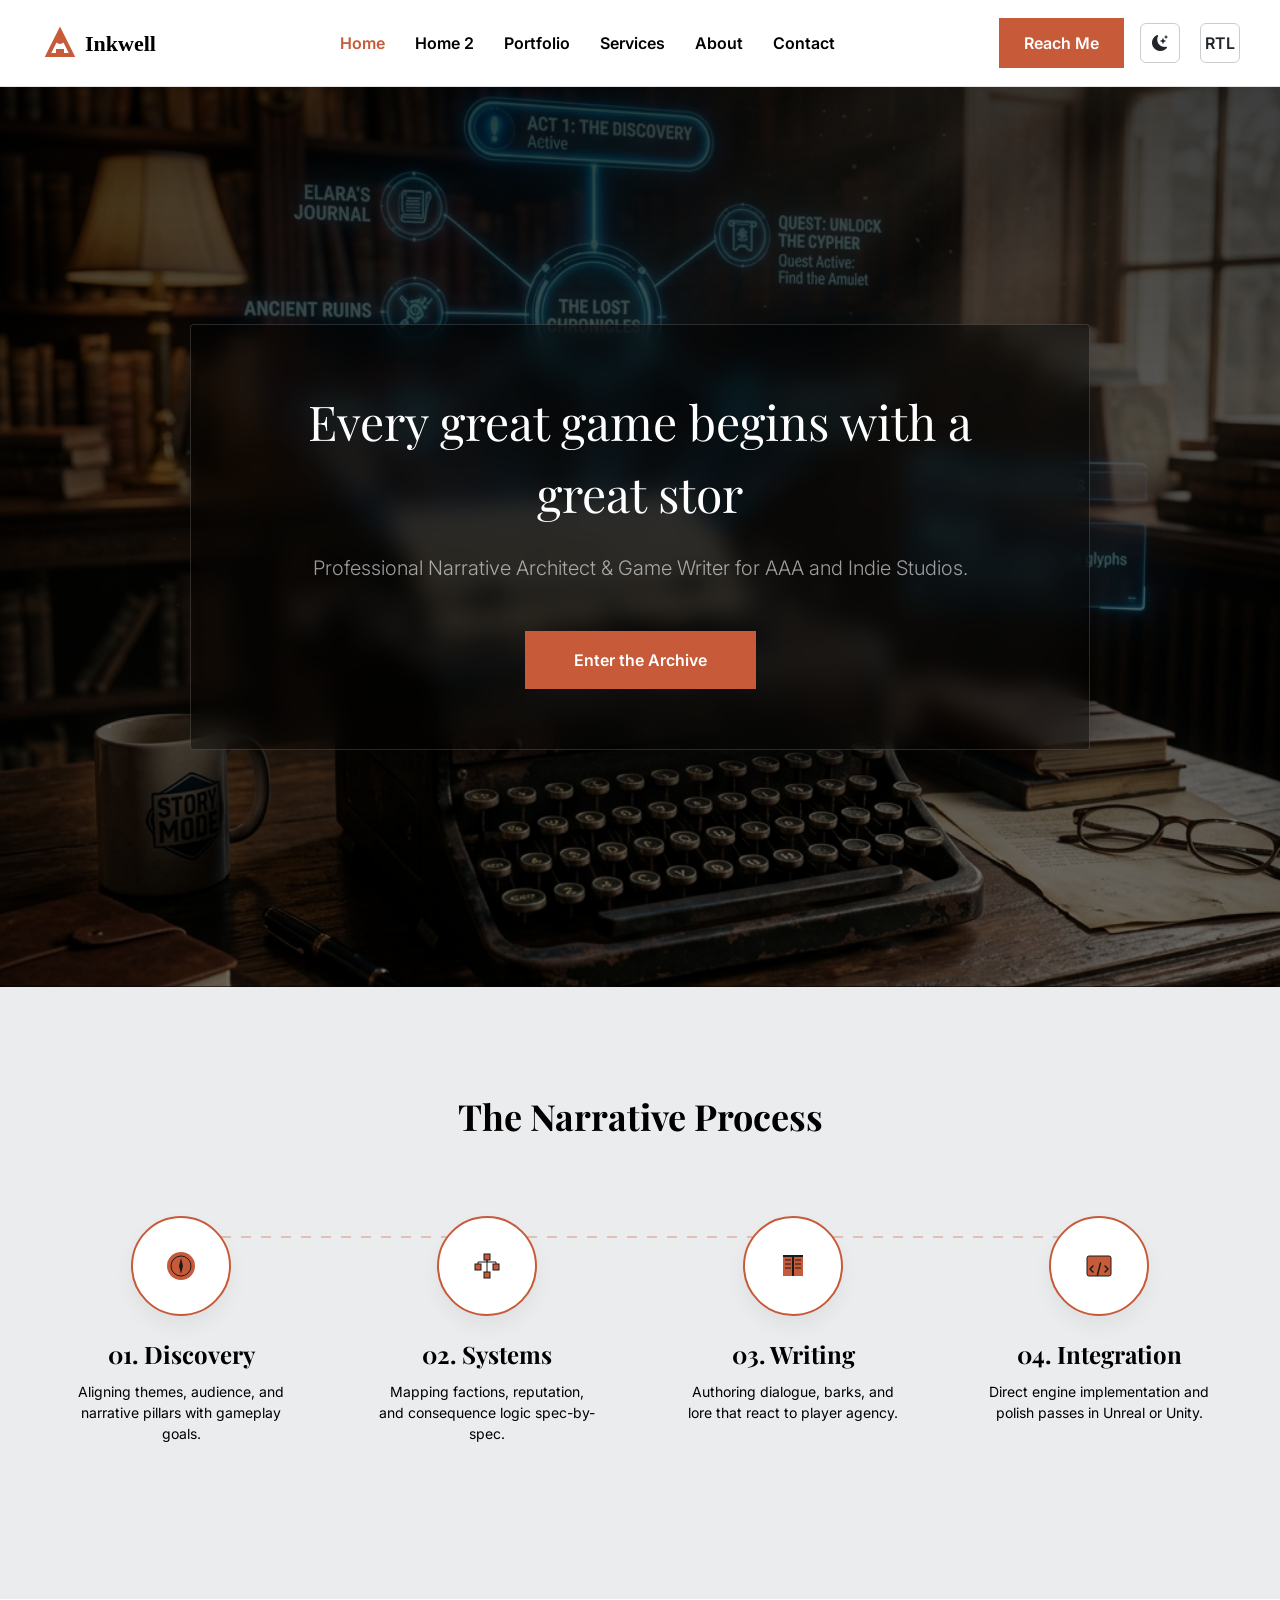
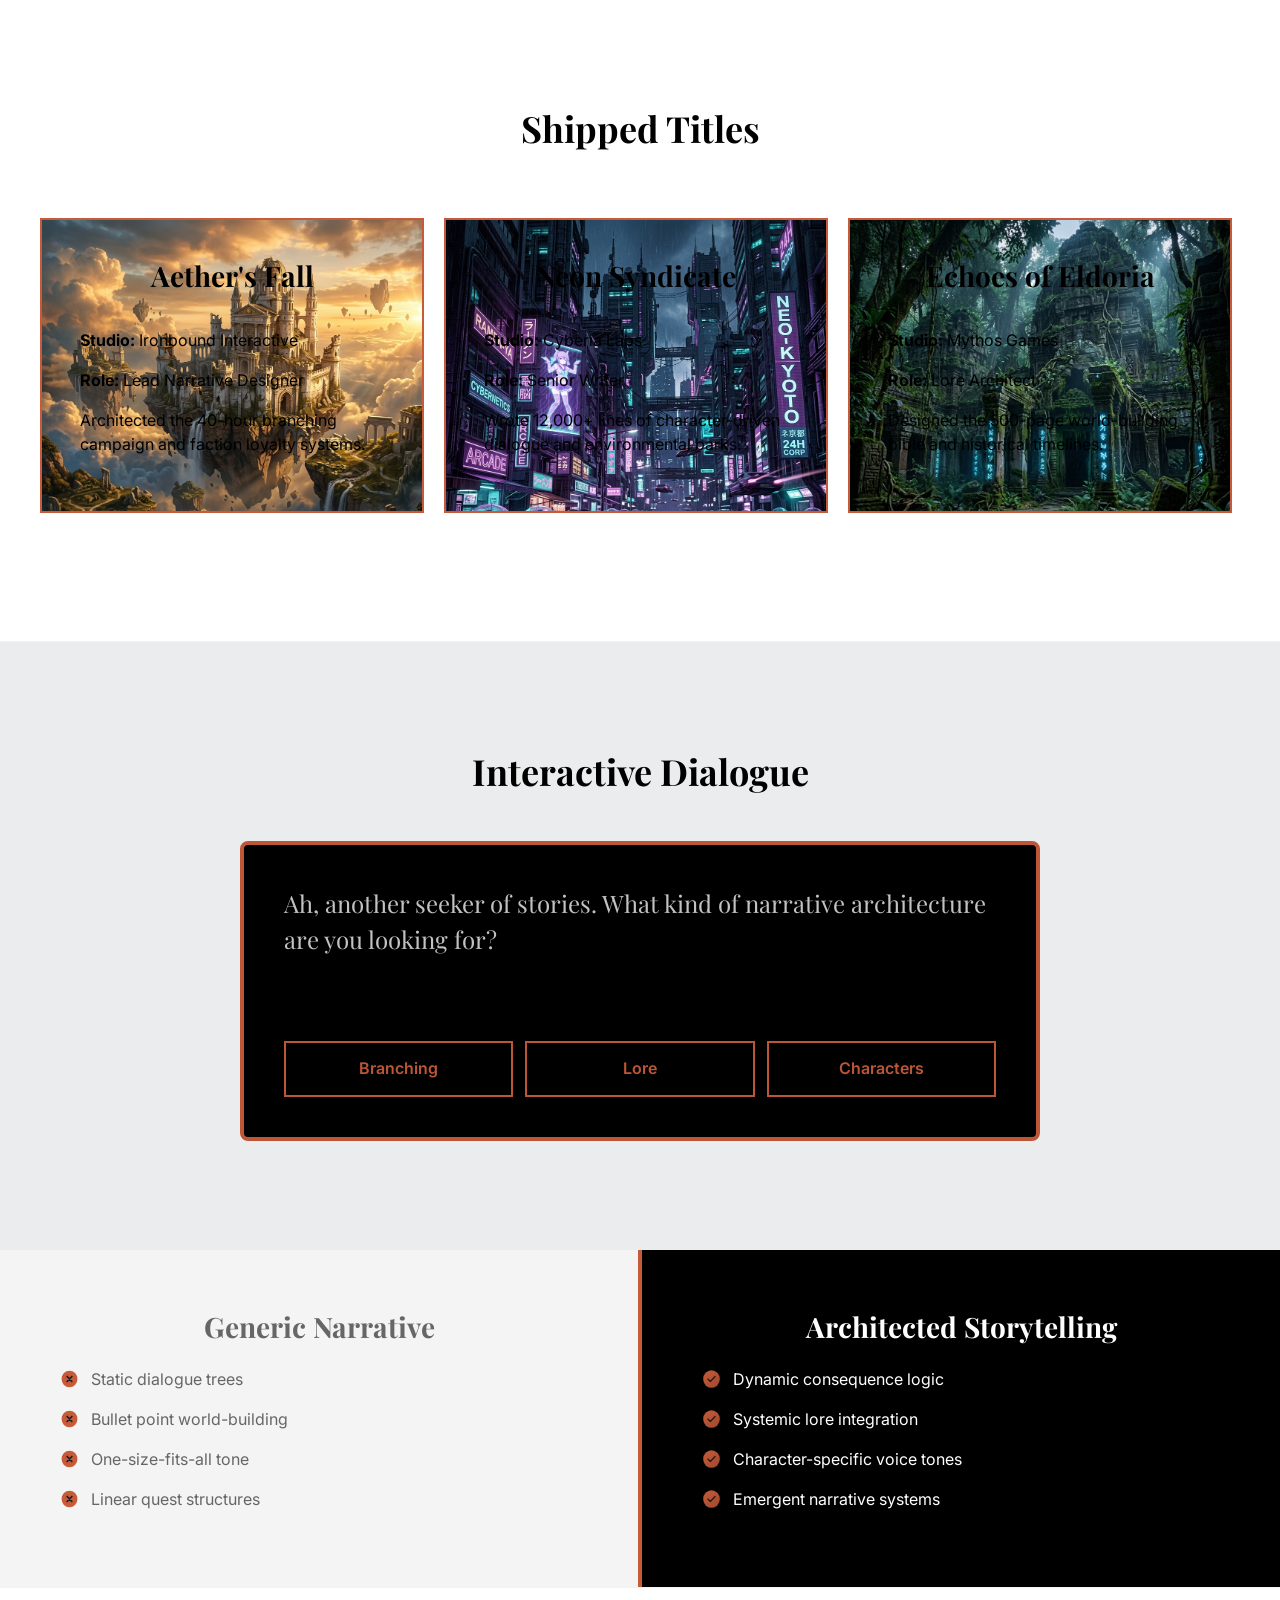
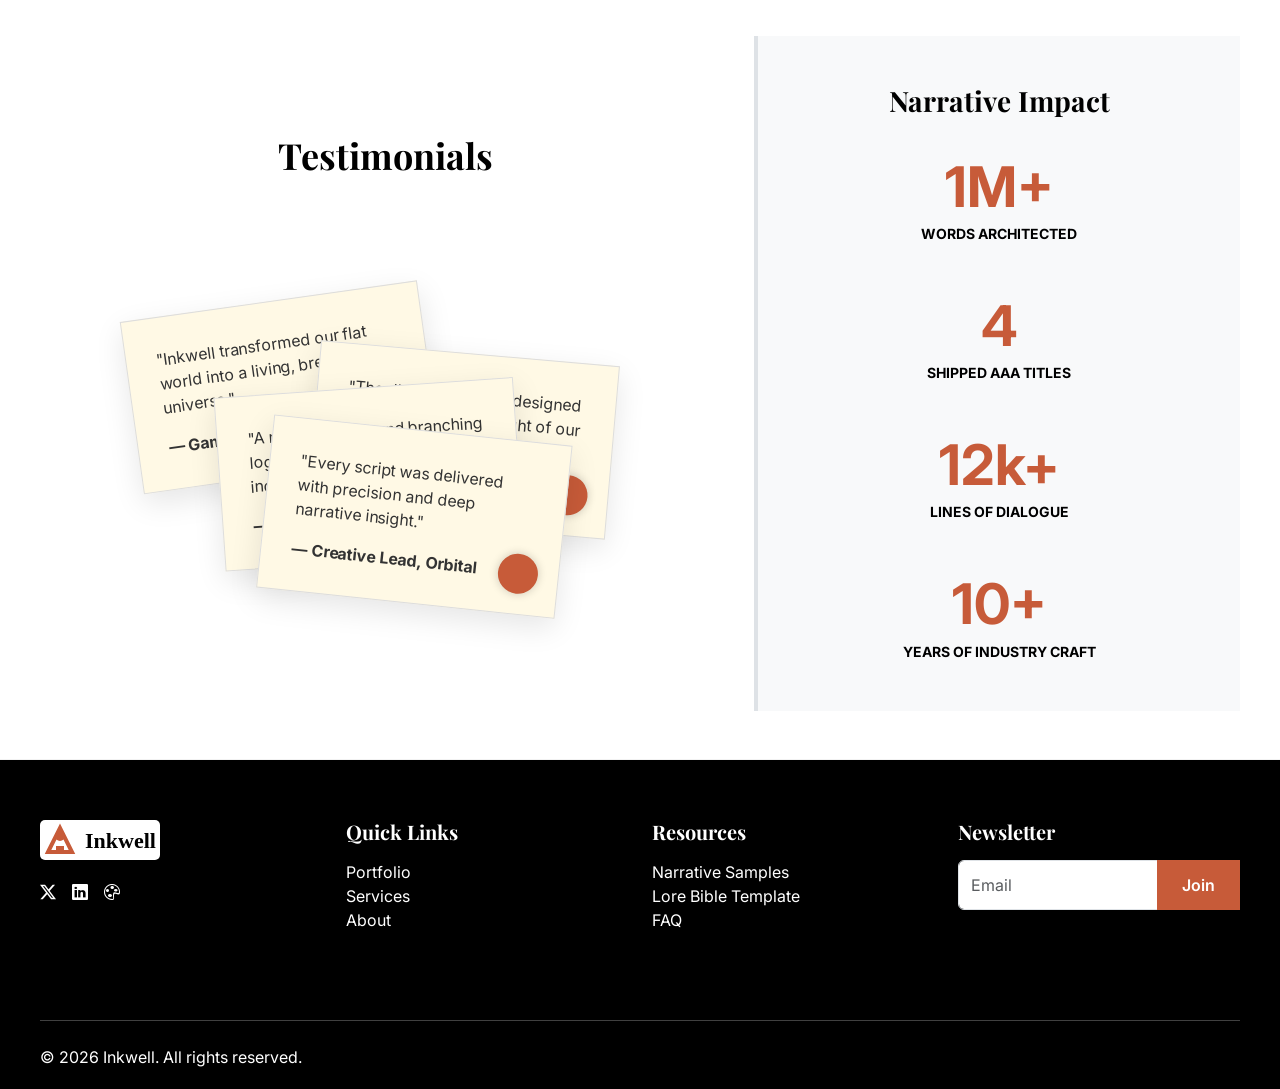
<file: index.html>
<!DOCTYPE html>
<html lang="en">
<head>
    <meta charset="UTF-8">
    <meta name="viewport" content="width=device-width, initial-scale=1.0">
    <title>Inkwell | Narrative Architect & Game Writer</title>
    <meta name="description" content="Portfolio of Inkwell, a professional game writer and narrative designer specializing in AAA branching narratives and world-building.">
    <!-- Preconnect to external origins -->
    <link rel="preconnect" href="https://fonts.googleapis.com">
    <link rel="preconnect" href="https://fonts.gstatic.com" crossorigin>
    
    <!-- Preload critical Hero image -->
    <link rel="preload" as="image" href="assets/images/hero-bg.png">

    <!-- Bootstrap 5 CSS -->
    <link href="https://cdn.jsdelivr.net/npm/bootstrap@5.3.0/dist/css/bootstrap.min.css" rel="stylesheet">
    <!-- Google Fonts -->
    <link href="https://fonts.googleapis.com/css2?family=Playfair+Display:wght@700&family=Inter:wght@400;600&display=swap" rel="stylesheet">
    <!-- Bootstrap Icons -->
    <link rel="stylesheet" href="https://cdn.jsdelivr.net/npm/bootstrap-icons@1.11.0/font/bootstrap-icons.css">
    <!-- Custom Styles -->
    <link rel="stylesheet" href="assets/css/style.css">
    <link rel="stylesheet" href="assets/css/dark-mode.css">
    <link rel="stylesheet" href="assets/css/rtl.css">
    <link rel="icon" type="image/svg+xml" href="assets/images/logo.svg">
    <style>
        /* Home-specific styles */
        .hero-section {
            height: 100vh;
            display: flex;
            align-items: center;
            justify-content: center;
            text-align: center;
            color: #FFF;
            position: relative;
        }

        .typewriter-container {
            font-family: var(--font-heading);
            font-size: 3rem;
            max-width: 800px;
        }

        .shipped-titles-rail {
            display: flex;
            overflow-x: auto;
            scroll-snap-type: x mandatory;
            gap: 20px;
            padding: 20px 0;
            scrollbar-width: none;
        }

        .shipped-titles-rail::-webkit-scrollbar {
            display: none;
        }

        .game-card {
            flex: 0 0 clamp(280px, 30vw, 400px);
            scroll-snap-align: start;
            border: 2px solid var(--accent-amber);
            padding: clamp(20px, 3vw, 40px);
            transition: 0.3s;
            background: var(--primary-white);
            color: var(--primary-black);
            cursor: pointer;
        }

        .game-card:hover {
            transform: translateY(-10px);
            box-shadow: 0 12px 30px rgba(0,0,0,0.18);
        }

        .dialogue-ui {
            background: #000;
            color: #FFF;
            padding: 40px;
            border: 4px solid var(--accent-amber);
            border-radius: 8px;
            min-height: 300px;
            display: flex;
            flex-direction: column;
            justify-content: space-between;
        }

        .dialogue-text {
            font-size: 1.5rem;
            font-family: var(--font-heading);
        }

        .writer-edge-split {
            display: flex;
            flex-wrap: wrap;
        }

        .edge-side {
            flex: 1;
            padding: 60px;
            min-width: 300px;
        }

        .edge-left {
            background: #F4F4F4;
            color: #666;
        }

        .edge-right {
            background: var(--primary-black);
            color: var(--primary-white);
            border-left: 4px solid var(--accent-amber);
        }

        .testimonial-letters {
            position: relative;
            height: 400px;
            display: flex;
            justify-content: center;
            align-items: center;
        }

        .letter {
            position: absolute;
            width: 300px;
            padding: 30px;
            background: #FFF9E5;
            box-shadow: 0 10px 30px rgba(0,0,0,0.1);
            border: 1px solid #DDD;
            transition: 0.5s;
            cursor: pointer;
            color: #333;
        }

        .letter::after {
            content: '';
            position: absolute;
            bottom: 20px;
            right: 20px;
            width: 40px;
            height: 40px;
            background: var(--accent-amber);
            border-radius: 50%;
            box-shadow: 0 0 10px rgba(0,0,0,0.2);
        }

        .letter:nth-child(1) { transform: rotate(-8deg) translate(-100px, -40px); z-index: 1; }
        .letter:nth-child(2) { transform: rotate(5deg) translate(80px, 20px); z-index: 2; }
        .letter:nth-child(3) { transform: rotate(-4deg) translate(-20px, 60px); z-index: 3; }
        .letter:nth-child(4) { transform: rotate(6deg) translate(40px, 100px); z-index: 4; }

        .letter:hover {
            z-index: 10;
            transform: scale(1.1) rotate(0deg) translateY(-20px);
        }

        @media (max-width: 500px) {
            .testimonial-letters {
                height: auto;
                justify-content: flex-start;
                align-items: stretch;
                flex-direction: column;
                gap: 16px;
                padding: 0 10px;
            }

            .testimonial-letters .letter {
                position: relative;
                width: 100%;
                padding: 20px;
                transform: none !important;
            }

            .testimonial-letters .letter:hover {
                transform: none !important;
            }

            .testimonial-letters .letter::after {
                width: 28px;
                height: 28px;
                bottom: 16px;
                right: 16px;
            }
        }
    </style>
</head>
<body>

    <!-- Header -->
    <header class="sticky-top bg-white">
        <nav class="navbar navbar-expand-custom container">
            <a class="navbar-brand d-flex align-items-center" href="index.html">
                <img src="assets/images/logo-lockup.svg" alt="Inkwell" class="brand-lockup">
            </a>
            
            <button class="navbar-toggler" type="button" data-bs-toggle="offcanvas" data-bs-target="#mobileNav">
                <span class="navbar-toggler-icon"></span>
            </button>

            <div class="collapse navbar-collapse">
                <ul class="navbar-nav mx-auto">
                    <li class="nav-item"><a class="nav-link active" href="index.html">Home</a></li>
                    <li class="nav-item"><a class="nav-link" href="home-2.html">Home 2</a></li>
                    <li class="nav-item"><a class="nav-link" href="portfolio.html">Portfolio</a></li>
                    <li class="nav-item"><a class="nav-link" href="services.html">Services</a></li>
                    <li class="nav-item"><a class="nav-link" href="about.html">About</a></li>
                    <li class="nav-item"><a class="nav-link" href="contact.html">Contact</a></li>
                </ul>
            </div>            <div class="d-flex align-items-center d-flex-desktop">
                <a href="contact.html" class="btn btn-primary me-3">Reach Me</a>
            </div>
            <div class="theme-controls theme-controls-mobile">
                <button id="theme-toggle" class="btn btn-link text-dark p-0 me-3"><i id="theme-icon" class="bi bi-moon-stars-fill"></i></button>
                <button id="rtl-toggle" class="btn btn-link text-dark p-0">RTL</button>
            </div>
        </nav>
    </header>

    <!-- Mobile Nav Offcanvas -->
    <div class="offcanvas offcanvas-start" tabindex="-1" id="mobileNav">
        <div class="offcanvas-header">
            <h5 class="offcanvas-title">Menu</h5>
            <button type="button" class="btn-close" data-bs-dismiss="offcanvas"></button>
        </div>
        <div class="offcanvas-body">
            <ul class="navbar-nav">
                <li class="nav-item"><a class="nav-link" href="index.html">Home</a></li>
                <li class="nav-item"><a class="nav-link" href="home-2.html">Home 2</a></li>
                <li class="nav-item"><a class="nav-link" href="portfolio.html">Portfolio</a></li>
                <li class="nav-item"><a class="nav-link" href="services.html">Services</a></li>
                <li class="nav-item"><a class="nav-link" href="about.html">About</a></li>
                <li class="nav-item"><a class="nav-link" href="contact.html">Contact</a></li>
                <li class="nav-item mt-3">
                    <a class="btn btn-primary w-100" href="contact.html">Reach Me</a>
                </li>            </ul>
        </div>
    </div>

    <!-- Section 1: Cinematic Opening -->
    <section class="hero-section p-0 text-fixed-white">
        <div class="container">
            <div class="hero-card">
                <div id="typewriter" class="typewriter-container mx-auto" data-text="Every great game begins with a great story."></div>
                <p class="lead mt-4 mb-5 opacity-75">Professional Narrative Architect & Game Writer for AAA and Indie Studios.</p>
                <a href="#titles" class="btn btn-primary px-5 py-3">Enter the Archive</a>
            </div>
        </div>
    </section>

    <!-- Section 1.5: The Narrative Process -->
    <section class="bg-light bg-hud lazy-bg" data-bg="assets/images/pattern-hud.png">
        <div class="container">
            <h2 class="mb-5 text-center">The Narrative Process</h2>
            <div class="row g-4">
                <div class="col-md-3">
                    <div class="process-step">
                        <div class="process-line"></div>
                        <div class="process-icon-wrapper">
                            <img src="assets/images/compass.svg" alt="Icon" class="icon-img icon-md" loading="lazy" decoding="async">
                        </div>
                        <h4>01. Discovery</h4>
                        <p class="small">Aligning themes, audience, and narrative pillars with gameplay goals.</p>
                    </div>
                </div>
                <div class="col-md-3">
                    <div class="process-step">
                        <div class="process-line"></div>
                        <div class="process-icon-wrapper">
                            <img src="assets/images/diagram.svg" alt="Icon" class="icon-img icon-md" loading="lazy" decoding="async">
                        </div>
                        <h4>02. Systems</h4>
                        <p class="small">Mapping factions, reputation, and consequence logic spec-by-spec.</p>
                    </div>
                </div>
                <div class="col-md-3">
                    <div class="process-step">
                        <div class="process-line"></div>
                        <div class="process-icon-wrapper">
                            <img src="assets/images/book.svg" alt="Icon" class="icon-img icon-md" loading="lazy" decoding="async">
                        </div>
                        <h4>03. Writing</h4>
                        <p class="small">Authoring dialogue, barks, and lore that react to player agency.</p>
                    </div>
                </div>
                <div class="col-md-3">
                    <div class="process-step">
                        <div class="process-icon-wrapper">
                            <img src="assets/images/code.svg" alt="Icon" class="icon-img icon-md" loading="lazy" decoding="async">
                        </div>
                        <h4>04. Integration</h4>
                        <p class="small">Direct engine implementation and polish passes in Unreal or Unity.</p>
                    </div>
                </div>
            </div>
        </div>
    </section>

    <!-- Section 2: Shipped Titles Rail -->
    <section id="titles" class="container">
        <h2 class="mb-5 text-center">Shipped Titles</h2>
        <div class="shipped-titles-rail">
            <div class="game-card lazy-bg" data-bg="assets/images/game-aether.png" style="background-image: linear-gradient(rgba(255,255,255,0.7), rgba(255,255,255,0.7)); background-size: cover;">
                <h3>Aether's Fall</h3>
                <p><strong>Studio:</strong> Ironbound Interactive</p>
                <p><strong>Role:</strong> Lead Narrative Designer</p>
                <p>Architected the 40-hour branching campaign and faction loyalty systems.</p>
            </div>
            <div class="game-card lazy-bg" data-bg="assets/images/game-neon.png" style="background-image: linear-gradient(rgba(255,255,255,0.7), rgba(255,255,255,0.7)); background-size: cover;">
                <h3>Neon Syndicate</h3>
                <p><strong>Studio:</strong> Cyberia Labs</p>
                <p><strong>Role:</strong> Senior Writer</p>
                <p>Wrote 12,000+ lines of character-driven dialogue and environmental barks.</p>
            </div>
            <div class="game-card lazy-bg" data-bg="assets/images/game-echoes.png" style="background-image: linear-gradient(rgba(255,255,255,0.7), rgba(255,255,255,0.7)); background-size: cover;">
                <h3>Echoes of Eldoria</h3>
                <p><strong>Studio:</strong> Mythos Games</p>
                <p><strong>Role:</strong> Lore Architect</p>
                <p>Designed the 500-page world-building bible and historical timelines.</p>
            </div>
            <div class="game-card lazy-bg" data-bg="assets/images/game-breach.png" style="background-image: linear-gradient(rgba(255,255,255,0.7), rgba(255,255,255,0.7)); background-size: cover;">
                <h3>The Final Breach</h3>
                <p><strong>Studio:</strong> Orbital Studios</p>
                <p><strong>Role:</strong> Narrative Designer</p>
                <p>Developed the dynamic quest system and moral consequence engine.</p>
            </div>
        </div>
    </section>

    <!-- Section 3: Interactive Dialogue System -->
    <section class="bg-light bg-hud">
        <div class="container">
            <h2 class="mb-5 text-center">Interactive Dialogue</h2>
            <div class="dialogue-ui mx-auto text-fixed-white" style="max-width: 800px;">
                <div id="dialogue-content">
                    <!-- JS will populate this -->
                </div>
                <div id="dialogue-choices" class="mt-4">
                    <!-- JS will populate this -->
                </div>
            </div>
        </div>
    </section>

    <!-- Section 4: The Writer's Edge (Comparison) -->
    <section class="p-0">
        <div class="writer-edge-split">
            <div class="edge-side edge-left">
                <h3 class="mb-4">Generic Narrative</h3>
                <ul class="list-unstyled">
                    <li class="mb-3"><img src="assets/images/x-circle.svg" alt="Icon" class="icon-img me-2" loading="lazy" decoding="async"> Static dialogue trees</li>
                    <li class="mb-3"><img src="assets/images/x-circle.svg" alt="Icon" class="icon-img me-2" loading="lazy" decoding="async"> Bullet point world-building</li>
                    <li class="mb-3"><img src="assets/images/x-circle.svg" alt="Icon" class="icon-img me-2" loading="lazy" decoding="async"> One-size-fits-all tone</li>
                    <li><img src="assets/images/x-circle.svg" alt="Icon" class="icon-img me-2" loading="lazy" decoding="async"> Linear quest structures</li>
                </ul>
            </div>
            <div class="edge-side edge-right">
                <h3 class="mb-4">Architected Storytelling</h3>
                <ul class="list-unstyled">
                    <li class="mb-3"><img src="assets/images/check-circle.svg" alt="Icon" class="icon-img me-2" loading="lazy" decoding="async"> Dynamic consequence logic</li>
                    <li class="mb-3"><img src="assets/images/check-circle.svg" alt="Icon" class="icon-img me-2" loading="lazy" decoding="async"> Systemic lore integration</li>
                    <li class="mb-3"><img src="assets/images/check-circle.svg" alt="Icon" class="icon-img me-2" loading="lazy" decoding="async"> Character-specific voice tones</li>
                    <li><img src="assets/images/check-circle.svg" alt="Icon" class="icon-img me-2" loading="lazy" decoding="async"> Emergent narrative systems</li>
                </ul>
            </div>
        </div>
    </section>

    <!-- Section 5: Narrative Testimonials & Impact -->
    <section class="container py-5">
        <div class="row align-items-center">
            <!-- Testimonials Column -->
            <div class="col-lg-7 mb-5 mb-lg-0">
                <h2>Testimonials</h2>
                <div class="testimonial-letters mx-auto" style="max-width: 600px;">
                    <div class="letter">
                        <p>"Inkwell transformed our flat world into a living, breathing universe."</p>
                        <strong>— Game Director, Ironbound</strong>
                    </div>
                    <div class="letter">
                        <p>"The dialogue system designed by Inkwell is the highlight of our game."</p>
                        <strong>— Lead Dev, Cyberia</strong>
                    </div>
                    <div class="letter">
                        <p>"A master of lore and branching logic. Simply the best in the industry."</p>
                        <strong>— Producer, Mythos Games</strong>
                    </div>
                    <div class="letter">
                        <p>"Every script was delivered with precision and deep narrative insight."</p>
                        <strong>— Creative Lead, Orbital</strong>
                    </div>
                </div>
            </div>
            
            <!-- Narrative Impact Column (New Section to fill the gap) -->
            <div class="col-lg-5">
                <div class="p-5 border-start border-4 border-accent bg-light text-center">
                    <h3>Narrative Impact</h3>
                    <div class="mb-5">
                        <span class="display-4 d-block text-accent fw-bold">1M+</span>
                        <span class="text-uppercase small tracking-widest fw-bold">Words Architected</span>
                    </div>
                    <div class="mb-5">
                        <span class="display-4 d-block text-accent fw-bold">4</span>
                        <span class="text-uppercase small tracking-widest fw-bold">Shipped AAA Titles</span>
                    </div>
                    <div class="mb-5">
                        <span class="display-4 d-block text-accent fw-bold">12k+</span>
                        <span class="text-uppercase small tracking-widest fw-bold">Lines of Dialogue</span>
                    </div>
                    <div>
                        <span class="display-4 d-block text-accent fw-bold">10+</span>
                        <span class="text-uppercase small tracking-widest fw-bold">Years of Industry Craft</span>
                    </div>
                </div>
            </div>
        </div>
    </section>

    <!-- Footer -->
    <footer>
        <div class="container">
            <div class="row">
                <div class="col-md-3 mb-4">
                    <div class="footer-brand">
                        <img src="assets/images/logo-lockup.svg" alt="Inkwell" class="footer-logo-img">
                    </div>
                    <div class="d-flex gap-3">
                        <a href="#"><i class="bi bi-twitter-x"></i></a>
                        <a href="#"><i class="bi bi-linkedin"></i></a>
                        <a href="#"><i class="bi bi-palette"></i></a>
                    </div>
                </div>
                <div class="col-md-3 mb-4">
                    <h5>Quick Links</h5>
                    <ul class="list-unstyled">
                        <li><a href="portfolio.html">Portfolio</a></li>
                        <li><a href="services.html">Services</a></li>
                        <li><a href="about.html">About</a></li>
                    </ul>
                </div>
                <div class="col-md-3 mb-4">
                    <h5>Resources</h5>
                    <ul class="list-unstyled">
                        <li><a href="#">Narrative Samples</a></li>
                        <li><a href="#">Lore Bible Template</a></li>
                        <li><a href="#">FAQ</a></li>
                    </ul>
                </div>
                <div class="col-md-3 mb-4">
                    <h5>Newsletter</h5>
                    <form>
                        <div class="input-group">
                            <input type="email" class="form-control" placeholder="Email">
                            <button class="btn btn-primary">Join</button>
                        </div>
                    </form>
                </div>
            </div>
            <hr class="mt-5 mb-4">
            <div class="d-flex justify-content-between align-items-center">
                <p class="mb-0">© 2026 Inkwell. All rights reserved.</p>
                <button id="back-to-top" class="btn btn-primary btn-sm"><img src="assets/images/arrow-up.svg" alt="Top" class="icon-img" loading="lazy" decoding="async"></button>
            </div>
        </div>
    </footer>

    <!-- Bootstrap 5 JS Bundle -->
    <script src="https://cdn.jsdelivr.net/npm/bootstrap@5.3.0/dist/js/bootstrap.bundle.min.js"></script>
    <!-- Custom JS -->
    <script src="assets/js/main.js"></script>
</body>
</html>
</file>
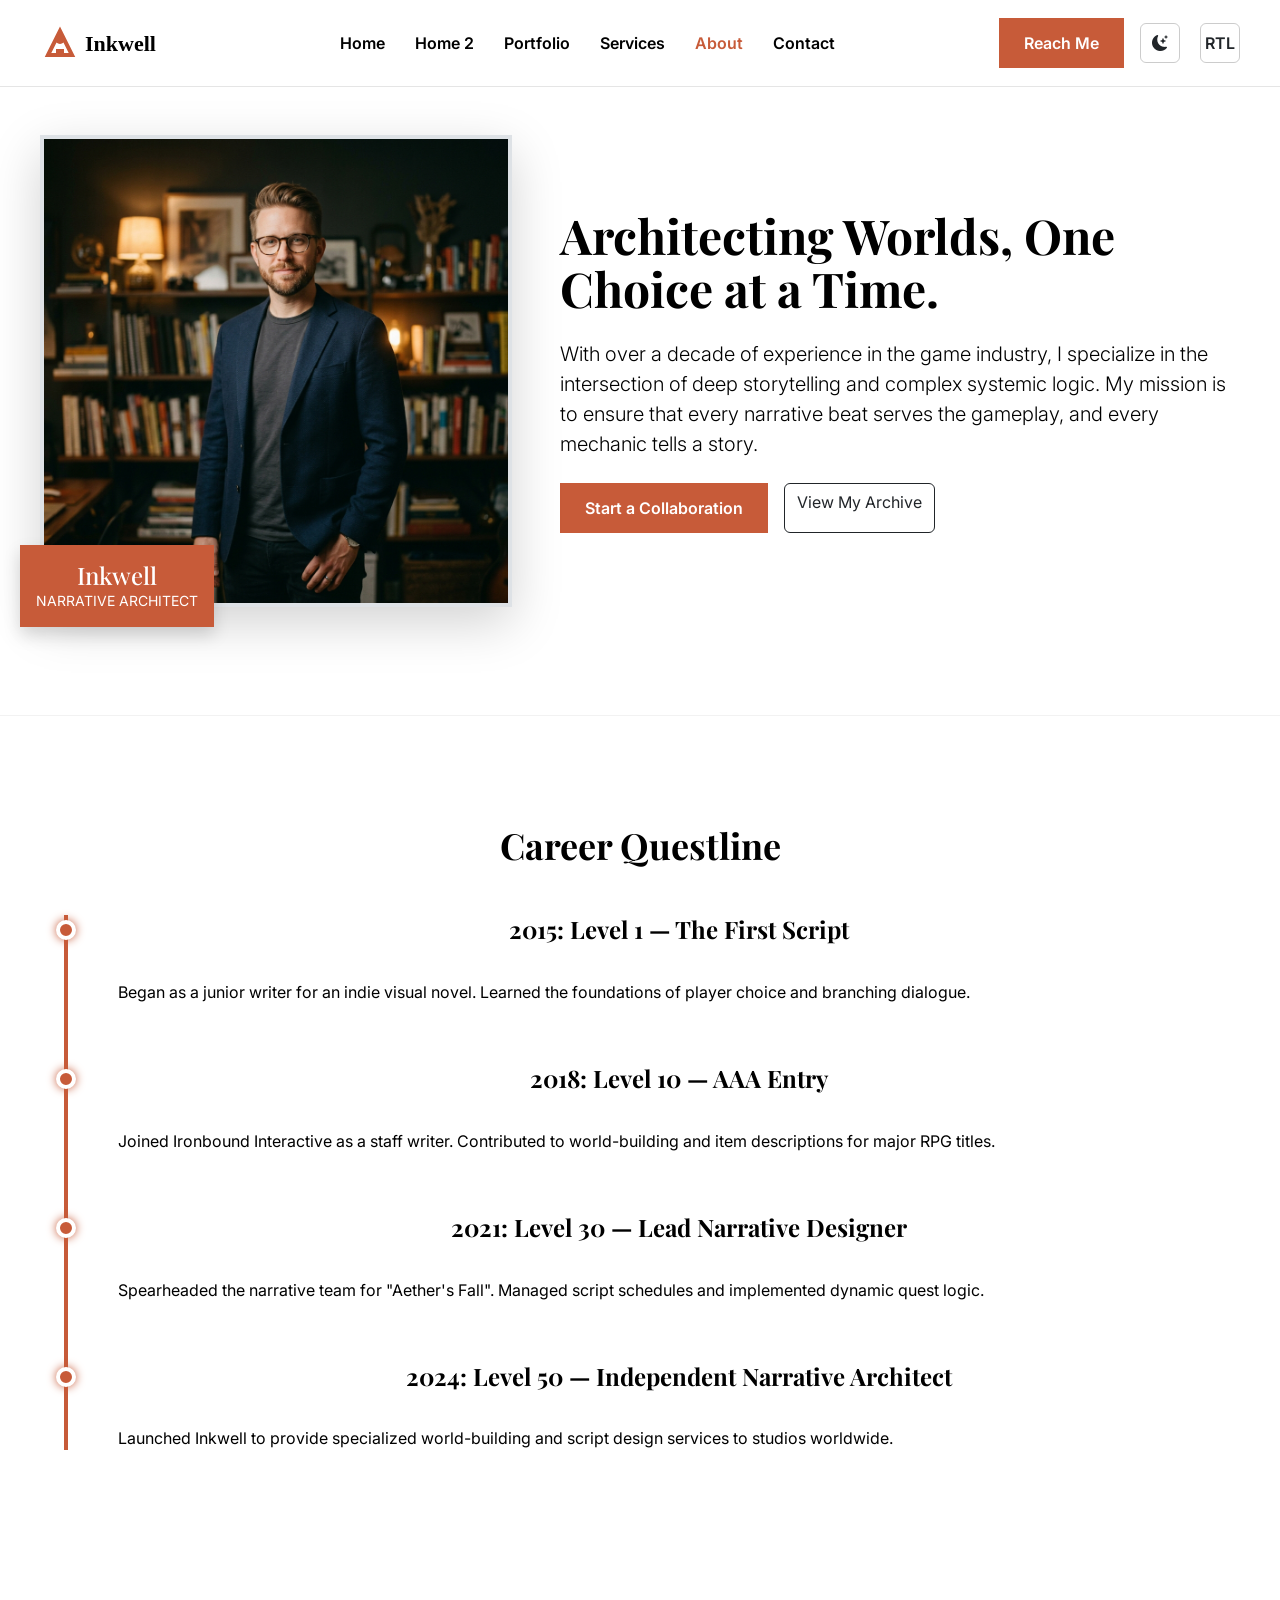
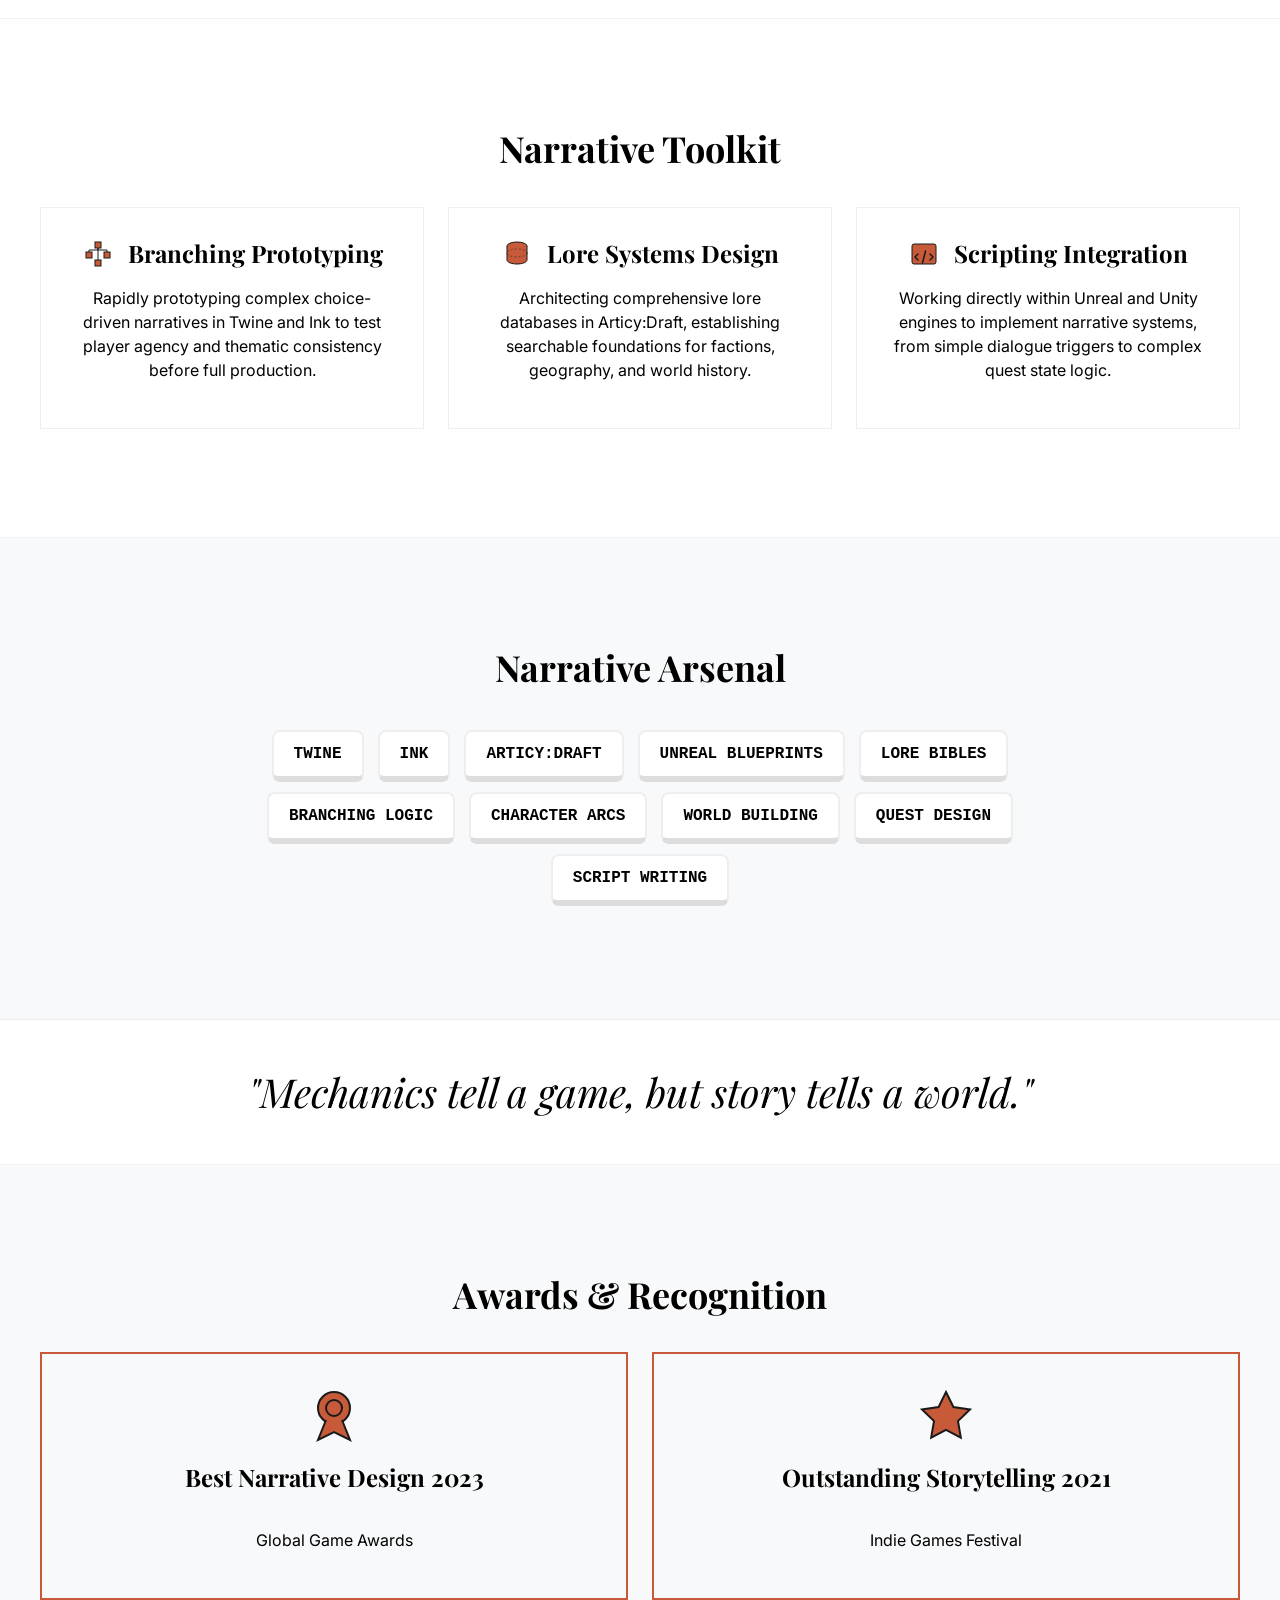
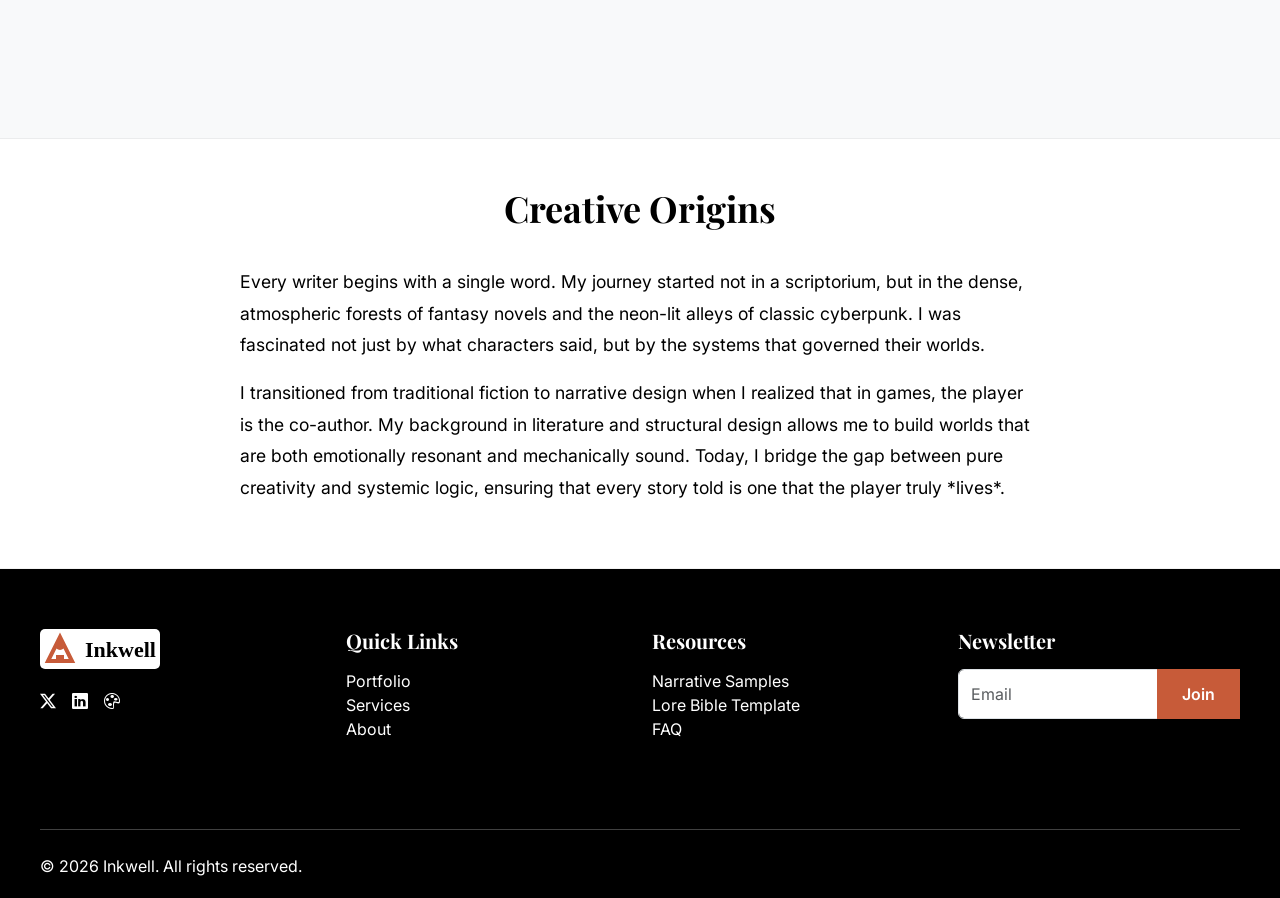
<file: about.html>
<!DOCTYPE html>
<html lang="en">
<head>
    <meta charset="UTF-8">
    <meta name="viewport" content="width=device-width, initial-scale=1.0">
    <title>About | Inkwell</title>
    <!-- Preconnect to external origins -->
    <link rel="preconnect" href="https://fonts.googleapis.com">
    <link rel="preconnect" href="https://fonts.gstatic.com" crossorigin>

    <!-- Bootstrap 5 CSS -->
    <link href="https://cdn.jsdelivr.net/npm/bootstrap@5.3.0/dist/css/bootstrap.min.css" rel="stylesheet">
    <!-- Google Fonts -->
    <link href="https://fonts.googleapis.com/css2?family=Playfair+Display:wght@700&family=Inter:wght@400;600&display=swap" rel="stylesheet">
    <!-- Bootstrap Icons -->
    <link rel="stylesheet" href="https://cdn.jsdelivr.net/npm/bootstrap-icons@1.11.0/font/bootstrap-icons.css">
    <!-- Custom Styles -->
    <link rel="stylesheet" href="assets/css/style.css">
    <link rel="stylesheet" href="assets/css/dark-mode.css">
    <link rel="stylesheet" href="assets/css/rtl.css">
    <link rel="icon" type="image/svg+xml" href="assets/images/logo.svg">
    <style>
        /* About-specific styles */
        .quest-log {
            position: relative;
            padding-left: 50px;
            border-left: 4px solid var(--accent-amber);
        }

        .quest-milestone {
            position: relative;
            margin-bottom: 60px;
        }

        .quest-milestone::before {
            content: '';
            position: absolute;
            left: -62px;
            top: 5px;
            width: 20px;
            height: 20px;
            background: var(--accent-amber);
            border-radius: 50%;
            border: 4px solid var(--primary-white);
            box-shadow: 0 0 10px var(--accent-amber);
        }

        .skill-tag {
            display: inline-block;
            padding: 10px 20px;
            margin: 5px;
            background: #FFF;
            border: 2px solid #EEE;
            border-bottom: 6px solid #DDD;
            border-radius: 8px;
            font-weight: bold;
            font-family: monospace;
            cursor: default;
            transition: 0.1s;
        }

        .skill-tag:hover {
            transform: translateY(4px);
            border-bottom-width: 2px;
            background: var(--accent-amber);
            color: #FFF;
            border-color: var(--accent-amber);
        }

        .philosophy-quote {
            font-size: 2.5rem;
            line-height: 1.2;
            font-family: var(--font-heading);
            font-style: italic;
        }

        .award-badge {
            text-align: center;
            padding: 30px;
            border: 2px solid var(--accent-amber);
            margin-bottom: 30px;
        }

        .award-icon {
            font-size: 4rem;
            color: var(--accent-amber);
            margin-bottom: 15px;
        }

        /* New Sections Styles */
        .toolkit-item {
            padding: 30px;
            border: 1px solid #EEE;
            transition: 0.3s;
            background: #FFF;
            text-align: center;
        }

        .toolkit-item:hover {
            border-color: var(--accent-amber);
            box-shadow: 0 10px 30px rgba(0,0,0,0.05);
        }

        .toolkit-item-header {
            display: flex;
            align-items: center;
            justify-content: center;
            gap: 14px;
            margin-bottom: 16px;
        }

        .toolkit-icon {
            font-size: 2.5rem;
            color: var(--accent-amber);
            margin-bottom: 0;
            display: inline-flex;
            flex: 0 0 auto;
            line-height: 1;
        }

        .origins-content {
            font-family: var(--font-body);
            font-size: 1.1rem;
            line-height: 1.8;
            max-width: 800px;
            margin: 0 auto;
        }

        body.dark-mode .toolkit-item {
            background: #2A2A2A;
            border-color: #444;
            color: #FFF;
        }

        @media (max-width: 575px) {
            .toolkit-item-header {
                flex-direction: column;
            }
        }
    </style>
</head>
<body>

    <!-- Header (Identical to Home) -->
    <header class="sticky-top bg-white">
        <nav class="navbar navbar-expand-custom container">
            <a class="navbar-brand d-flex align-items-center" href="index.html">
                <img src="assets/images/logo-lockup.svg" alt="Inkwell" class="brand-lockup">
            </a>
            
            <button class="navbar-toggler" type="button" data-bs-toggle="offcanvas" data-bs-target="#mobileNav">
                <span class="navbar-toggler-icon"></span>
            </button>

            <div class="collapse navbar-collapse">
                <ul class="navbar-nav mx-auto">
                    <li class="nav-item"><a class="nav-link" href="index.html">Home</a></li>
                    <li class="nav-item"><a class="nav-link" href="home-2.html">Home 2</a></li>
                    <li class="nav-item"><a class="nav-link" href="portfolio.html">Portfolio</a></li>
                    <li class="nav-item"><a class="nav-link" href="services.html">Services</a></li>
                    <li class="nav-item"><a class="nav-link active" href="about.html">About</a></li>
                    <li class="nav-item"><a class="nav-link" href="contact.html">Contact</a></li>
                </ul>
            </div>            <div class="d-flex align-items-center d-flex-desktop">
                <a href="contact.html" class="btn btn-primary me-3">Reach Me</a>
            </div>
            <div class="theme-controls theme-controls-mobile">
                <button id="theme-toggle" class="btn btn-link text-dark p-0 me-3"><i id="theme-icon" class="bi bi-moon-stars-fill"></i></button>
                <button id="rtl-toggle" class="btn btn-link text-dark p-0">RTL</button>
            </div>
        </nav>
    </header>

    <!-- Mobile Nav Offcanvas -->
    <div class="offcanvas offcanvas-start" tabindex="-1" id="mobileNav">
        <div class="offcanvas-header">
            <h5 class="offcanvas-title">Menu</h5>
            <button type="button" class="btn-close" data-bs-dismiss="offcanvas"></button>
        </div>
        <div class="offcanvas-body">
            <ul class="navbar-nav">
                <li class="nav-item"><a class="nav-link" href="index.html">Home</a></li>
                <li class="nav-item"><a class="nav-link" href="home-2.html">Home 2</a></li>
                <li class="nav-item"><a class="nav-link" href="portfolio.html">Portfolio</a></li>
                <li class="nav-item"><a class="nav-link" href="services.html">Services</a></li>
                <li class="nav-item"><a class="nav-link" href="about.html">About</a></li>
                <li class="nav-item"><a class="nav-link" href="contact.html">Contact</a></li>

            </ul>                <li class="nav-item mt-3">
                    <a class="btn btn-primary w-100" href="contact.html">Reach Me</a>
                </li>        </div>
    </div>

    <!-- Section 0: Profile Intro -->
    <section class="container pt-5">
        <div class="row align-items-center g-5">
            <div class="col-lg-5">
                <div class="position-relative">
                    <img src="assets/images/profile-inkwell.png" alt="Inkwell Profile" class="img-fluid border border-4 border-accent shadow-lg" loading="lazy" decoding="async">
                    <div class="position-absolute bottom-0 start-0 bg-accent text-fixed-white p-3 shadow" style="transform: translate(-20px, 20px);">
                        <h3 class="mb-0 h4">Inkwell</h3>
                        <p class="small mb-0 text-uppercase tracking-widest">Narrative Architect</p>
                    </div>
                </div>
            </div>
            <div class="col-lg-7">
                <h1 class="text-start mb-4">Architecting Worlds, One Choice at a Time.</h1>
                <p class="lead">With over a decade of experience in the game industry, I specialize in the intersection of deep storytelling and complex systemic logic. My mission is to ensure that every narrative beat serves the gameplay, and every mechanic tells a story.</p>
                <div class="d-flex gap-3 mt-4">
                    <a href="contact.html" class="btn btn-primary">Start a Collaboration</a>
                    <a href="portfolio.html" class="btn btn-outline-dark">View My Archive</a>
                </div>
            </div>
        </div>
    </section>

    <!-- Section 1: Career Questline -->
    <section class="container">
        <h2 class="mb-5">Career Questline</h2>
        <div class="quest-log ms-4">
            <div class="quest-milestone">
                <h4>2015: Level 1 — The First Script</h4>
                <p>Began as a junior writer for an indie visual novel. Learned the foundations of player choice and branching dialogue.</p>
            </div>
            <div class="quest-milestone">
                <h4>2018: Level 10 — AAA Entry</h4>
                <p>Joined Ironbound Interactive as a staff writer. Contributed to world-building and item descriptions for major RPG titles.</p>
            </div>
            <div class="quest-milestone">
                <h4>2021: Level 30 — Lead Narrative Designer</h4>
                <p>Spearheaded the narrative team for "Aether's Fall". Managed script schedules and implemented dynamic quest logic.</p>
            </div>
            <div class="quest-milestone">
                <h4>2024: Level 50 — Independent Narrative Architect</h4>
                <p>Launched Inkwell to provide specialized world-building and script design services to studios worldwide.</p>
            </div>
        </div>
    </section>

    <!-- Section 1.5: Narrative Toolkit (New Section) -->
    <section class="container">
        <h2>Narrative Toolkit</h2>
        <div class="row g-4">
            <div class="col-md-4">
                <div class="toolkit-item h-100">
                    <div class="toolkit-item-header">
                        <img src="assets/images/diagram.svg" alt="Icon" class="icon-img icon-md toolkit-icon" loading="lazy" decoding="async">
                        <h4 class="mb-0">Branching Prototyping</h4>
                    </div>
                    <p>Rapidly prototyping complex choice-driven narratives in Twine and Ink to test player agency and thematic consistency before full production.</p>
                </div>
            </div>
            <div class="col-md-4">
                <div class="toolkit-item h-100">
                    <div class="toolkit-item-header">
                        <img src="assets/images/database.svg" alt="Icon" class="icon-img icon-md toolkit-icon" loading="lazy" decoding="async">
                        <h4 class="mb-0">Lore Systems Design</h4>
                    </div>
                    <p>Architecting comprehensive lore databases in Articy:Draft, establishing searchable foundations for factions, geography, and world history.</p>
                </div>
            </div>
            <div class="col-md-4">
                <div class="toolkit-item h-100">
                    <div class="toolkit-item-header">
                        <img src="assets/images/code.svg" alt="Icon" class="icon-img icon-md toolkit-icon" loading="lazy" decoding="async">
                        <h4 class="mb-0">Scripting Integration</h4>
                    </div>
                    <p>Working directly within Unreal and Unity engines to implement narrative systems, from simple dialogue triggers to complex quest state logic.</p>
                </div>
            </div>
        </div>
    </section>

    <!-- Section 2: Narrative Arsenal (Skills) -->
    <section class="bg-light">
        <div class="container">
            <h2>Narrative Arsenal</h2>
            <div class="text-center mx-auto" style="max-width: 800px;">
                <span class="skill-tag">TWINE</span>
                <span class="skill-tag">INK</span>
                <span class="skill-tag">ARTICY:DRAFT</span>
                <span class="skill-tag">UNREAL BLUEPRINTS</span>
                <span class="skill-tag">LORE BIBLES</span>
                <span class="skill-tag">BRANCHING LOGIC</span>
                <span class="skill-tag">CHARACTER ARCS</span>
                <span class="skill-tag">WORLD BUILDING</span>
                <span class="skill-tag">QUEST DESIGN</span>
                <span class="skill-tag">SCRIPT WRITING</span>
            </div>
        </div>
    </section>

    <!-- Section 3: Creative Philosophy -->
    <section class="container text-center py-5">
        <div class="mx-auto" style="max-width: 900px;">
            <p class="philosophy-quote mb-0">"Mechanics tell a game, but story tells a world."</p>
        </div>
    </section>

    <!-- Section 4: Awards & Recognition -->
    <section class="bg-light">
        <div class="container">
            <h2>Awards & Recognition</h2>
            <div class="row g-4">
                <div class="col-md-6">
                    <div class="award-badge">
                        <img src="assets/images/award.svg" alt="Icon" class="icon-img icon-xl award-icon" loading="lazy" decoding="async">
                        <h4>Best Narrative Design 2023</h4>
                        <p>Global Game Awards</p>
                    </div>
                </div>
                <div class="col-md-6">
                    <div class="award-badge">
                        <img src="assets/images/star.svg" alt="Icon" class="icon-img icon-xl award-icon" loading="lazy" decoding="async">
                        <h4>Outstanding Storytelling 2021</h4>
                        <p>Indie Games Festival</p>
                    </div>
                </div>
            </div>
        </div>
    </section>

    <!-- Section 5: Creative Origins (New Section) -->
    <section class="container py-5">
        <h2>Creative Origins</h2>
        <div class="origins-content">
            <p>Every writer begins with a single word. My journey started not in a scriptorium, but in the dense, atmospheric forests of fantasy novels and the neon-lit alleys of classic cyberpunk. I was fascinated not just by what characters said, but by the systems that governed their worlds.</p>
            <p>I transitioned from traditional fiction to narrative design when I realized that in games, the player is the co-author. My background in literature and structural design allows me to build worlds that are both emotionally resonant and mechanically sound. Today, I bridge the gap between pure creativity and systemic logic, ensuring that every story told is one that the player truly *lives*.</p>
        </div>
    </section>

    <!-- Footer (Identical to Home) -->
    <footer>
        <div class="container">
            <div class="row">
                <div class="col-md-3 mb-4">
                    <div class="footer-brand">
                        <img src="assets/images/logo-lockup.svg" alt="Inkwell" class="footer-logo-img">
                    </div>
                    <div class="d-flex gap-3">
                        <a href="#"><i class="bi bi-twitter-x"></i></a>
                        <a href="#"><i class="bi bi-linkedin"></i></a>
                        <a href="#"><i class="bi bi-palette"></i></a>
                    </div>
                </div>
                <div class="col-md-3 mb-4">
                    <h5>Quick Links</h5>
                    <ul class="list-unstyled">
                        <li><a href="portfolio.html">Portfolio</a></li>
                        <li><a href="services.html">Services</a></li>
                        <li><a href="about.html">About</a></li>
                    </ul>
                </div>
                <div class="col-md-3 mb-4">
                    <h5>Resources</h5>
                    <ul class="list-unstyled">
                        <li><a href="#">Narrative Samples</a></li>
                        <li><a href="#">Lore Bible Template</a></li>
                        <li><a href="#">FAQ</a></li>
                    </ul>
                </div>
                <div class="col-md-3 mb-4">
                    <h5>Newsletter</h5>
                    <form>
                        <div class="input-group">
                            <input type="email" class="form-control" placeholder="Email">
                            <button class="btn btn-primary">Join</button>
                        </div>
                    </form>
                </div>
            </div>
            <hr class="mt-5 mb-4">
            <div class="d-flex justify-content-between align-items-center">
                <p class="mb-0">© 2026 Inkwell. All rights reserved.</p>
                <button id="back-to-top" class="btn btn-primary btn-sm"><img src="assets/images/arrow-up.svg" alt="Top" class="icon-img" loading="lazy" decoding="async"></button>
            </div>
        </div>
    </footer>

    <!-- Bootstrap 5 JS Bundle -->
    <script src="https://cdn.jsdelivr.net/npm/bootstrap@5.3.0/dist/js/bootstrap.bundle.min.js"></script>
    <!-- Custom JS -->
    <script src="assets/js/main.js"></script>
</body>
</html>
</file>
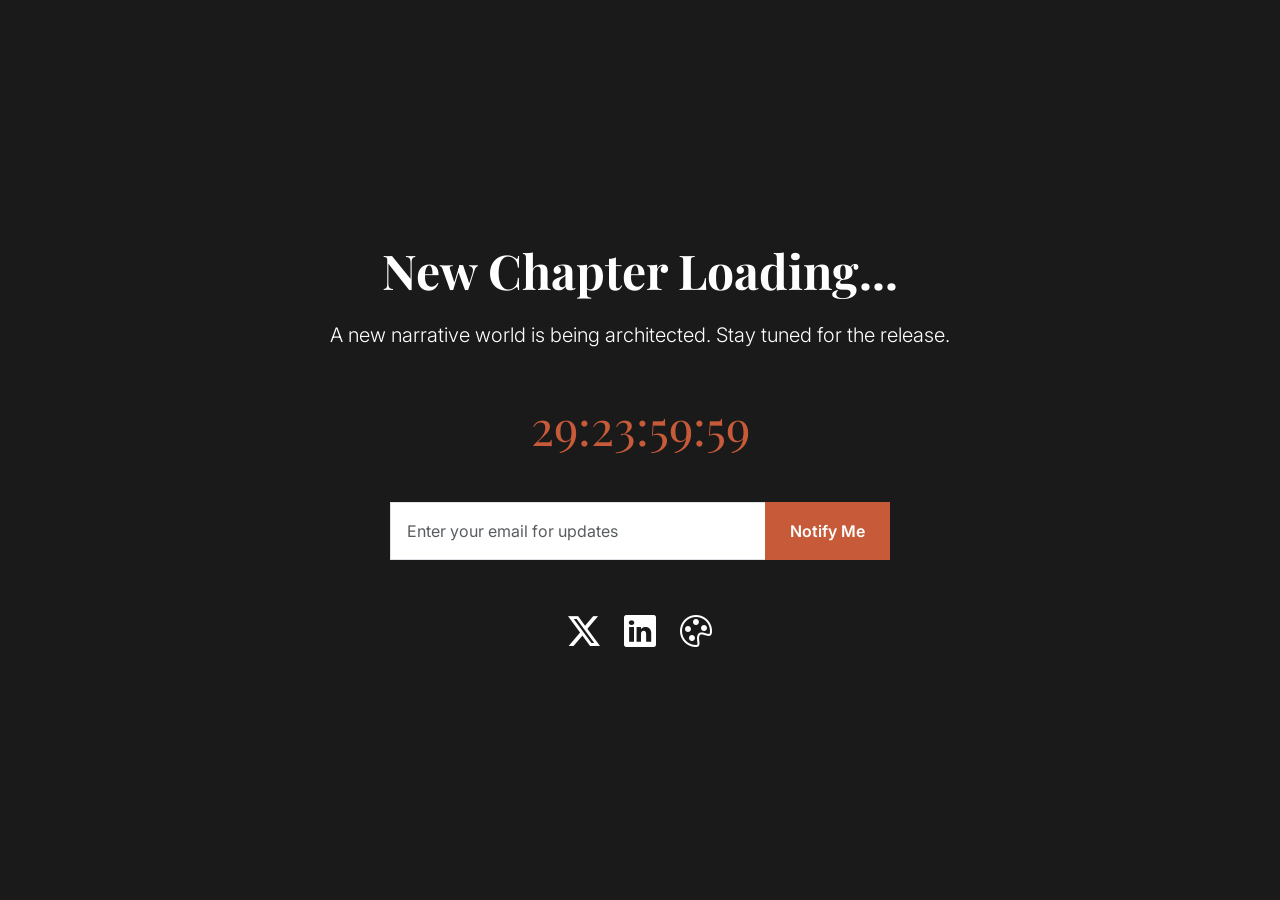
<file: coming-soon.html>
<!DOCTYPE html>
<html lang="en">
<head>
    <meta charset="UTF-8">
    <meta name="viewport" content="width=device-width, initial-scale=1.0">
    <title>New Chapter Loading | Inkwell</title>
    <!-- Preconnect to external origins -->
    <link rel="preconnect" href="https://fonts.googleapis.com">
    <link rel="preconnect" href="https://fonts.gstatic.com" crossorigin>

    <!-- Bootstrap 5 CSS -->
    <link href="https://cdn.jsdelivr.net/npm/bootstrap@5.3.0/dist/css/bootstrap.min.css" rel="stylesheet">
    <!-- Google Fonts -->
    <link href="https://fonts.googleapis.com/css2?family=Playfair+Display:wght@700&family=Inter:wght@400;600&display=swap" rel="stylesheet">
    <!-- Bootstrap Icons -->
    <link rel="stylesheet" href="https://cdn.jsdelivr.net/npm/bootstrap-icons@1.11.0/font/bootstrap-icons.css">
    <!-- Custom Styles -->
    <link rel="stylesheet" href="assets/css/style.css">
    <link rel="stylesheet" href="assets/css/dark-mode.css">
    <link rel="stylesheet" href="assets/css/rtl.css">
    <link rel="icon" type="image/svg+xml" href="assets/images/logo.svg">
    <style>
        .coming-soon-page {
            height: 100vh;
            display: flex;
            align-items: center;
            justify-content: center;
            text-align: center;
            background: #1A1A1A;
            color: #FFF;
            padding: 20px;
        }
        .countdown-timer {
            font-size: 3rem;
            font-family: var(--font-heading);
            color: var(--accent-amber);
            margin: 40px 0;
        }
    </style>
</head>
<body>
    <div class="coming-soon-page container-fluid">
        <div class="container">
            <h1 class="mb-4">New Chapter Loading...</h1>
            <p class="lead mb-4">A new narrative world is being architected. Stay tuned for the release.</p>
            <div id="countdown" class="countdown-timer">
                30:00:00:00
            </div>
            <div class="mx-auto" style="max-width: 500px;">
                <form class="mb-5">
                    <div class="input-group">
                        <input type="email" class="form-control rounded-0 p-3" placeholder="Enter your email for updates">
                        <button class="btn btn-primary px-4">Notify Me</button>
                    </div>
                </form>
                <div class="d-flex justify-content-center gap-4">
                    <a href="#" class="text-white fs-2"><i class="bi bi-twitter-x"></i></a>
                    <a href="#" class="text-white fs-2"><i class="bi bi-linkedin"></i></a>
                    <a href="#" class="text-white fs-2"><i class="bi bi-palette"></i></a>
                </div>
            </div>
        </div>
    </div>

    <script>
        // Simple countdown logic
        const countdownElement = document.getElementById('countdown');
        let days = 30;
        let hours = 0;
        let minutes = 0;
        let seconds = 0;

        function updateCountdown() {
            if (seconds > 0) {
                seconds--;
            } else if (minutes > 0) {
                minutes--;
                seconds = 59;
            } else if (hours > 0) {
                hours--;
                minutes = 59;
                seconds = 59;
            } else if (days > 0) {
                days--;
                hours = 23;
                minutes = 59;
                seconds = 59;
            }
            countdownElement.innerText = 
                `${String(days).padStart(2, '0')}:${String(hours).padStart(2, '0')}:${String(minutes).padStart(2, '0')}:${String(seconds).padStart(2, '0')}`;
        }
        setInterval(updateCountdown, 1000);
    </script>
</body>
</html>
</file>
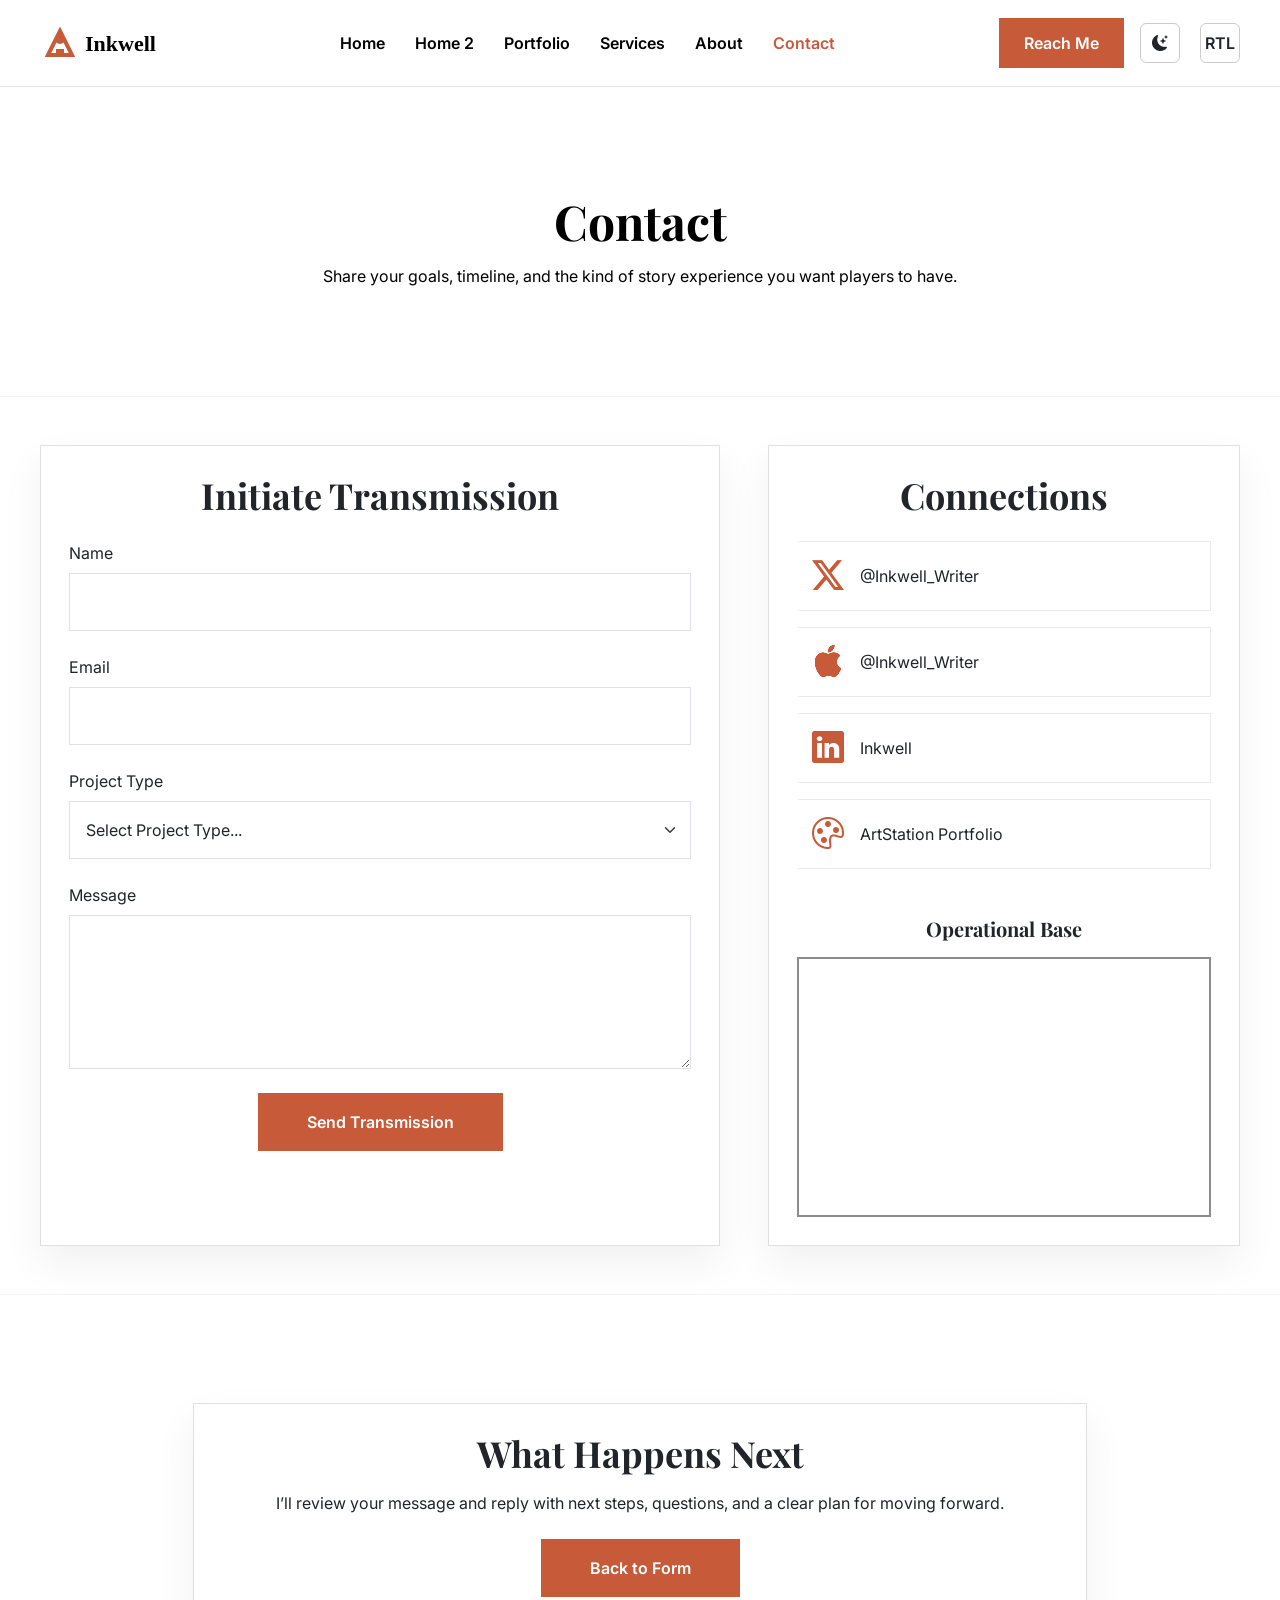
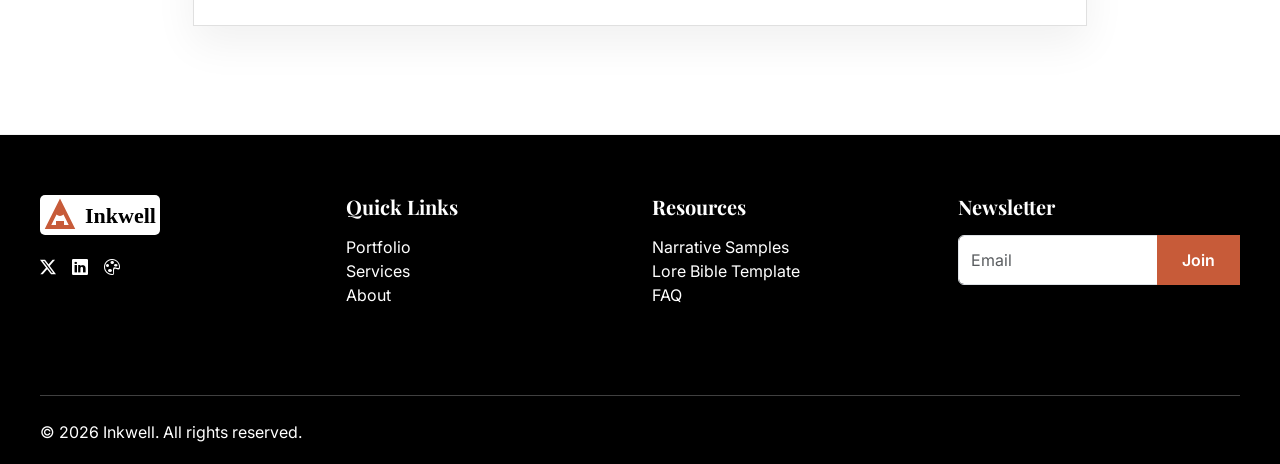
<file: contact.html>
<!DOCTYPE html>
<html lang="en">

<head>
    <meta charset="UTF-8">
    <meta name="viewport" content="width=device-width, initial-scale=1.0">
    <title>Contact | Inkwell</title>
    <!-- Preconnect to external origins -->
    <link rel="preconnect" href="https://fonts.googleapis.com">
    <link rel="preconnect" href="https://fonts.gstatic.com" crossorigin>

    <!-- Bootstrap 5 CSS -->
    <link href="https://cdn.jsdelivr.net/npm/bootstrap@5.3.0/dist/css/bootstrap.min.css" rel="stylesheet">
    <!-- Google Fonts -->
    <link
        href="https://fonts.googleapis.com/css2?family=Playfair+Display:wght@700&family=Inter:wght@400;600&display=swap"
        rel="stylesheet">
    <!-- Bootstrap Icons -->
    <link rel="stylesheet" href="https://cdn.jsdelivr.net/npm/bootstrap-icons@1.11.0/font/bootstrap-icons.css">
    <!-- Custom Styles -->
    <link rel="stylesheet" href="assets/css/style.css">
    <link rel="stylesheet" href="assets/css/dark-mode.css">
    <link rel="stylesheet" href="assets/css/rtl.css">
    <link rel="icon" type="image/svg+xml" href="assets/images/logo.svg">
</head>

<body>

    <!-- Header -->
    <header class="sticky-top bg-white">
        <nav class="navbar navbar-expand-custom container">
            <a class="navbar-brand d-flex align-items-center" href="index.html">
                <img src="assets/images/logo-lockup.svg" alt="Inkwell" class="brand-lockup">
            </a>

            <button class="navbar-toggler" type="button" data-bs-toggle="offcanvas" data-bs-target="#mobileNav">
                <span class="navbar-toggler-icon"></span>
            </button>

            <div class="collapse navbar-collapse">
                <ul class="navbar-nav mx-auto">
                    <li class="nav-item"><a class="nav-link" href="index.html">Home</a></li>
                    <li class="nav-item"><a class="nav-link" href="home-2.html">Home 2</a></li>
                    <li class="nav-item"><a class="nav-link" href="portfolio.html">Portfolio</a></li>
                    <li class="nav-item"><a class="nav-link" href="services.html">Services</a></li>
                    <li class="nav-item"><a class="nav-link" href="about.html">About</a></li>
                    <li class="nav-item"><a class="nav-link active" href="contact.html">Contact</a></li>
                </ul>
            </div>
            <div class="d-flex align-items-center d-flex-desktop">
                <a href="contact.html" class="btn btn-primary me-3">Reach Me</a>
            </div>
            <div class="theme-controls theme-controls-mobile">
                <button id="theme-toggle" class="btn btn-link text-dark p-0 me-3"><i id="theme-icon"
                        class="bi bi-moon-stars-fill"></i></button>
                <button id="rtl-toggle" class="btn btn-link text-dark p-0">RTL</button>
            </div>
        </nav>
    </header>

    <!-- Mobile Nav Offcanvas -->
    <div class="offcanvas offcanvas-start" tabindex="-1" id="mobileNav">
        <div class="offcanvas-header">
            <h5 class="offcanvas-title">Menu</h5>
            <button type="button" class="btn-close" data-bs-dismiss="offcanvas"></button>
        </div>
        <div class="offcanvas-body">
            <ul class="navbar-nav">
                <li class="nav-item"><a class="nav-link" href="index.html">Home</a></li>
                <li class="nav-item"><a class="nav-link" href="home-2.html">Home 2</a></li>
                <li class="nav-item"><a class="nav-link" href="portfolio.html">Portfolio</a></li>
                <li class="nav-item"><a class="nav-link" href="services.html">Services</a></li>
                <li class="nav-item"><a class="nav-link" href="about.html">About</a></li>
                <li class="nav-item"><a class="nav-link" href="contact.html">Contact</a></li>
                <li class="nav-item mt-3">
                    <a class="btn btn-primary w-100" href="contact.html">Reach Me</a>
                </li>
            </ul>
        </div>
    </div>

    <section class="container">
        <div class="row justify-content-center">
            <div class="col-lg-9">
                <h1 class="mb-3">Contact</h1>
                <p class="text-center mb-0">Share your goals, timeline, and the kind of story experience you want
                    players to have.</p>
            </div>
        </div>
    </section>

    <!-- Section: Contact Form -->
    <section class="container py-5">
        <div class="row g-5">
            <div class="col-md-7">
                <div class="card contact-card h-100">
                    <div class="card-body">
                        <h2 class="mb-4">Initiate Transmission</h2>
                        <form id="contact-form">
                            <div class="mb-4">
                                <label class="form-label">Name</label>
                                <input type="text" class="form-control rounded-0 p-3" required>
                            </div>
                            <div class="mb-4">
                                <label class="form-label">Email</label>
                                <input type="email" class="form-control rounded-0 p-3" required>
                            </div>
                            <div class="mb-4">
                                <label class="form-label">Project Type</label>
                                <select class="form-select rounded-0 p-3" required>
                                    <option value="">Select Project Type...</option>
                                    <option value="rpg">RPG Branching Narrative</option>
                                    <option value="indie">Indie Game Script</option>
                                    <option value="lore">Lore Bible Creation</option>
                                    <option value="consult">Narrative Consultation</option>
                                </select>
                            </div>
                            <div class="mb-4">
                                <label class="form-label">Message</label>
                                <textarea class="form-control rounded-0 p-3" rows="5" required></textarea>
                            </div>
                            <div class="text-center">
                                <button type="submit" class="btn btn-primary px-5 py-3">Send Transmission</button>
                            </div>
                        </form>
                    </div>
                </div>
            </div>
            <div class="col-md-5">
                <div class="card contact-card h-100">
                    <div class="card-body">
                        <div class="text-center mb-4">
                            <h2 class="mb-3">Connections</h2>
                        </div>

                        <div class="d-flex flex-column gap-3 mb-5">
                            <a href="#"
                                class="d-flex align-items-center gap-3 text-dark text-decoration-none contact-link">
                                <i class="bi bi-twitter-x fs-2 text-accent"></i>
                                <span>@Inkwell_Writer</span>
                            </a>
                            <a href="#"
                                class="d-flex align-items-center gap-3 text-dark text-decoration-none contact-link">
                                <i class="bi bi-apple fs-2 text-accent"></i>
                                <span>@Inkwell_Writer</span>
                            </a>
                            <a href="#"
                                class="d-flex align-items-center gap-3 text-dark text-decoration-none contact-link">
                                <i class="bi bi-linkedin fs-2 text-accent"></i>
                                <span>Inkwell</span>
                            </a>
                            <a href="#"
                                class="d-flex align-items-center gap-3 text-dark text-decoration-none contact-link">
                                <i class="bi bi-palette fs-2 text-accent"></i>
                                <span>ArtStation Portfolio</span>
                            </a>
                        </div>

                        <h5 class="mb-3">Operational Base</h5>
                        <div class="map-container contact-map">
                            <iframe
                                src="https://www.google.com/maps/embed?pb=!1m18!1m12!1m3!1d3022.215266712345!2d-73.985428!3d40.748817!2m3!1f0!2f0!3f0!3m2!1i1024!2i768!4f13.1!3m3!1m2!1s0x89c259a9b3117469%3A0xd134e199a405a163!2sEmpire%20State%20Building!5e0!3m2!1sen!2sus!4v1625000000000!5m2!1sen!2sus"
                                width="100%" height="250" style="border:0;" allowfullscreen="" loading="lazy">
                            </iframe>
                        </div>
                    </div>
                </div>
            </div>
        </div>
    </section>

    <section class="container">
        <div class="row justify-content-center">
            <div class="col-lg-9">
                <div class="card contact-card">
                    <div class="card-body text-center">
                        <h2 class="mb-3">What Happens Next</h2>
                        <p class="mb-4">I’ll review your message and reply with next steps, questions, and a clear plan
                            for moving forward.</p>
                        <a href="#contact-form" class="btn btn-primary px-5 py-3">Back to Form</a>
                    </div>
                </div>
            </div>
        </div>
    </section>

    <!-- Footer -->
    <footer>
        <div class="container">
            <div class="row">
                <div class="col-md-3 mb-4">
                    <div class="footer-brand">
                        <img src="assets/images/logo-lockup.svg" alt="Inkwell" class="footer-logo-img">
                    </div>
                    <div class="d-flex gap-3">
                        <a href="#"><i class="bi bi-twitter-x"></i></a>
                        <a href="#"><i class="bi bi-linkedin"></i></a>
                        <a href="#"><i class="bi bi-palette"></i></a>
                    </div>
                </div>
                <div class="col-md-3 mb-4">
                    <h5>Quick Links</h5>
                    <ul class="list-unstyled">
                        <li><a href="portfolio.html">Portfolio</a></li>
                        <li><a href="services.html">Services</a></li>
                        <li><a href="about.html">About</a></li>
                    </ul>
                </div>
                <div class="col-md-3 mb-4">
                    <h5>Resources</h5>
                    <ul class="list-unstyled">
                        <li><a href="#">Narrative Samples</a></li>
                        <li><a href="#">Lore Bible Template</a></li>
                        <li><a href="#">FAQ</a></li>
                    </ul>
                </div>
                <div class="col-md-3 mb-4">
                    <h5>Newsletter</h5>
                    <form>
                        <div class="input-group">
                            <input type="email" class="form-control" placeholder="Email">
                            <button class="btn btn-primary">Join</button>
                        </div>
                    </form>
                </div>
            </div>
            <hr class="mt-5 mb-4">
            <div class="d-flex justify-content-between align-items-center">
                <p class="mb-0">© 2026 Inkwell. All rights reserved.</p>
                <button id="back-to-top" class="btn btn-primary btn-sm"><img src="assets/images/arrow-up.svg" alt="Top"
                        class="icon-img" loading="lazy" decoding="async"></button>
            </div>
        </div>
    </footer>

    <!-- Bootstrap 5 JS Bundle -->
    <script src="https://cdn.jsdelivr.net/npm/bootstrap@5.3.0/dist/js/bootstrap.bundle.min.js"></script>
    <!-- Custom JS -->
    <script src="assets/js/main.js"></script>
</body>

</html>
</file>
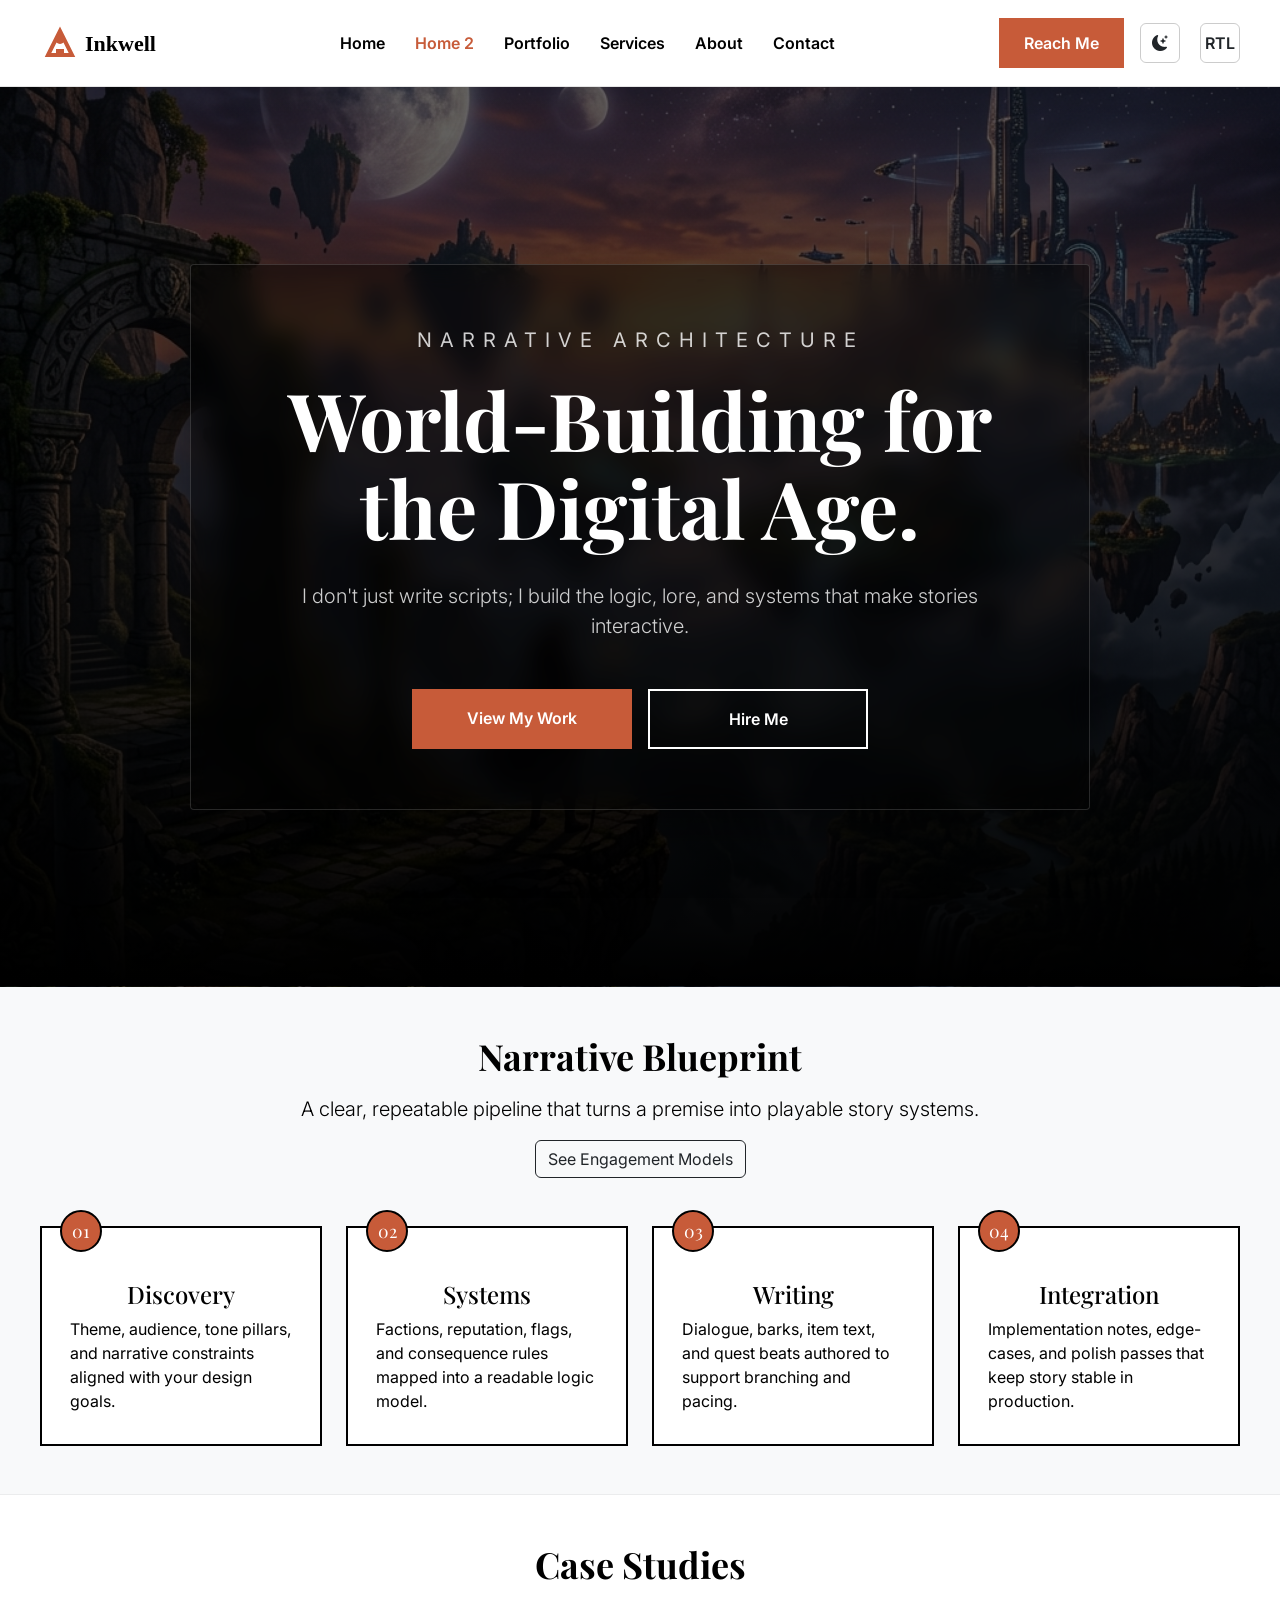
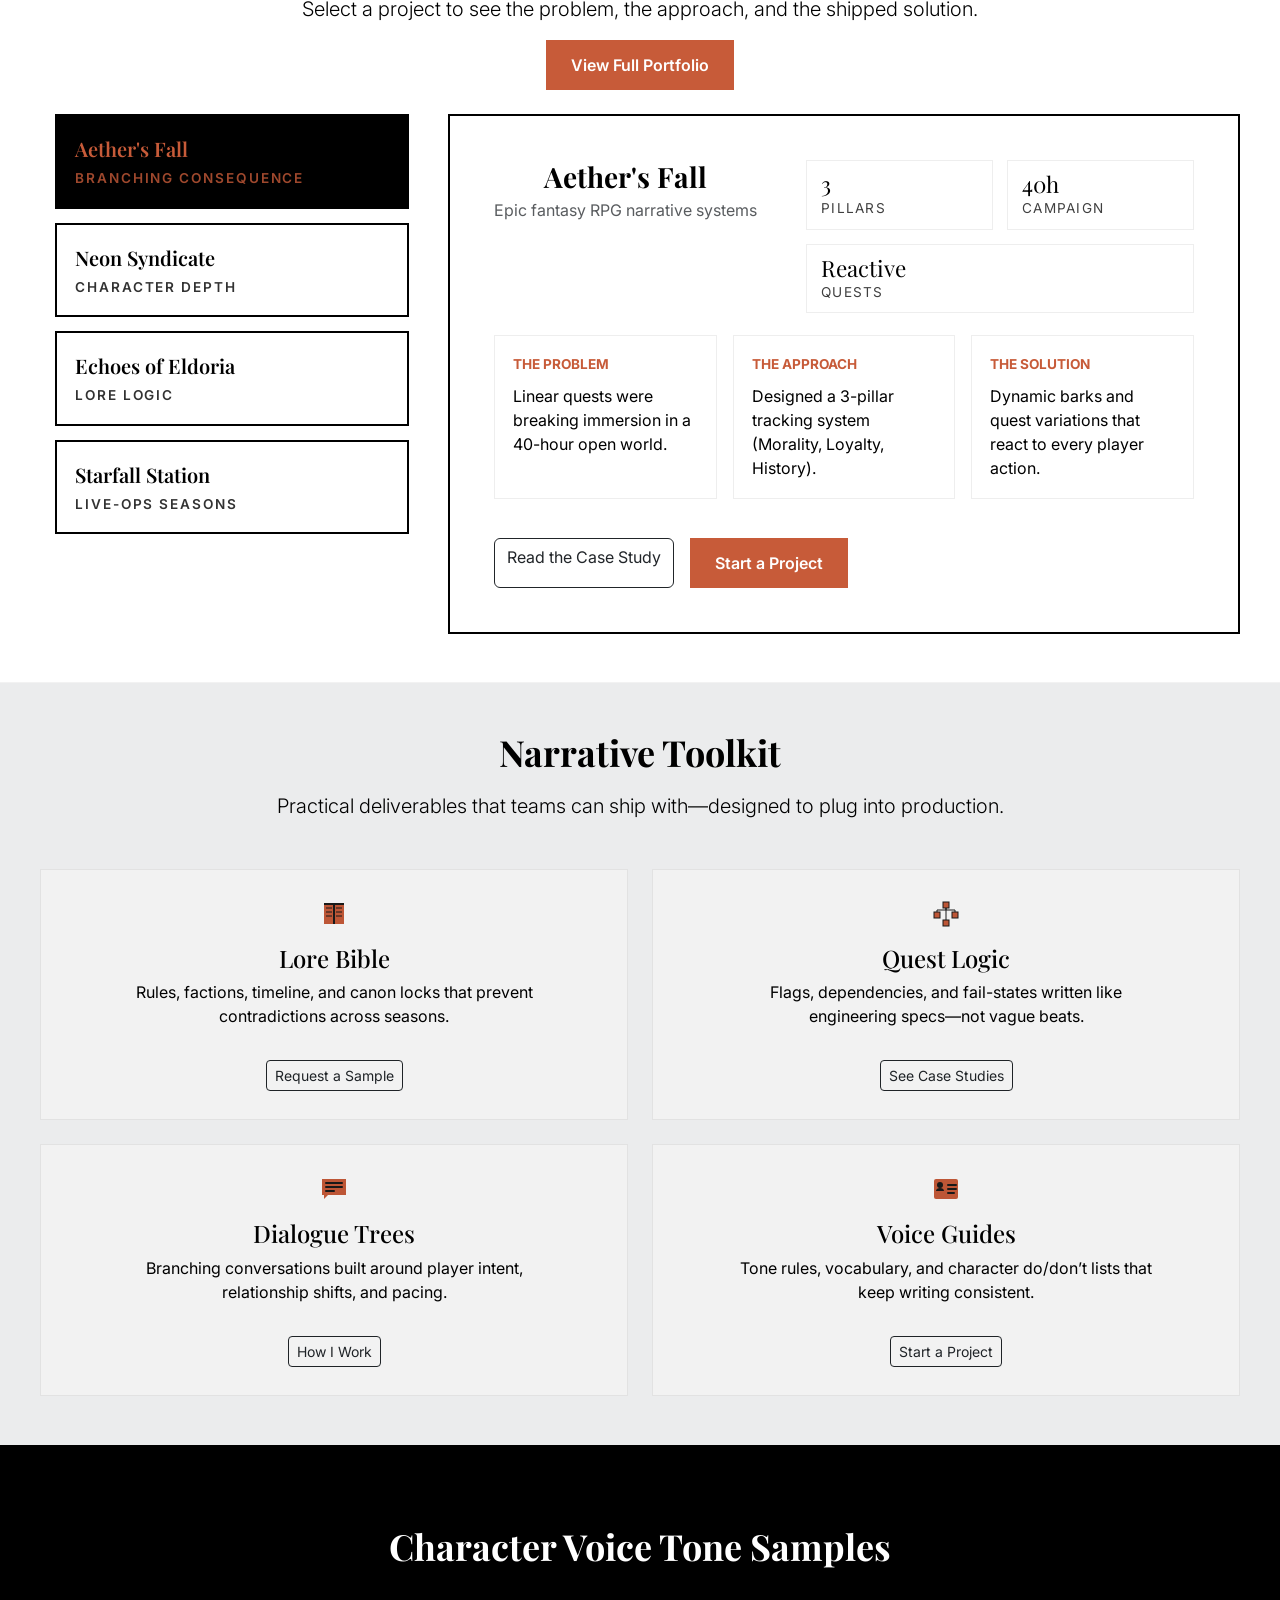
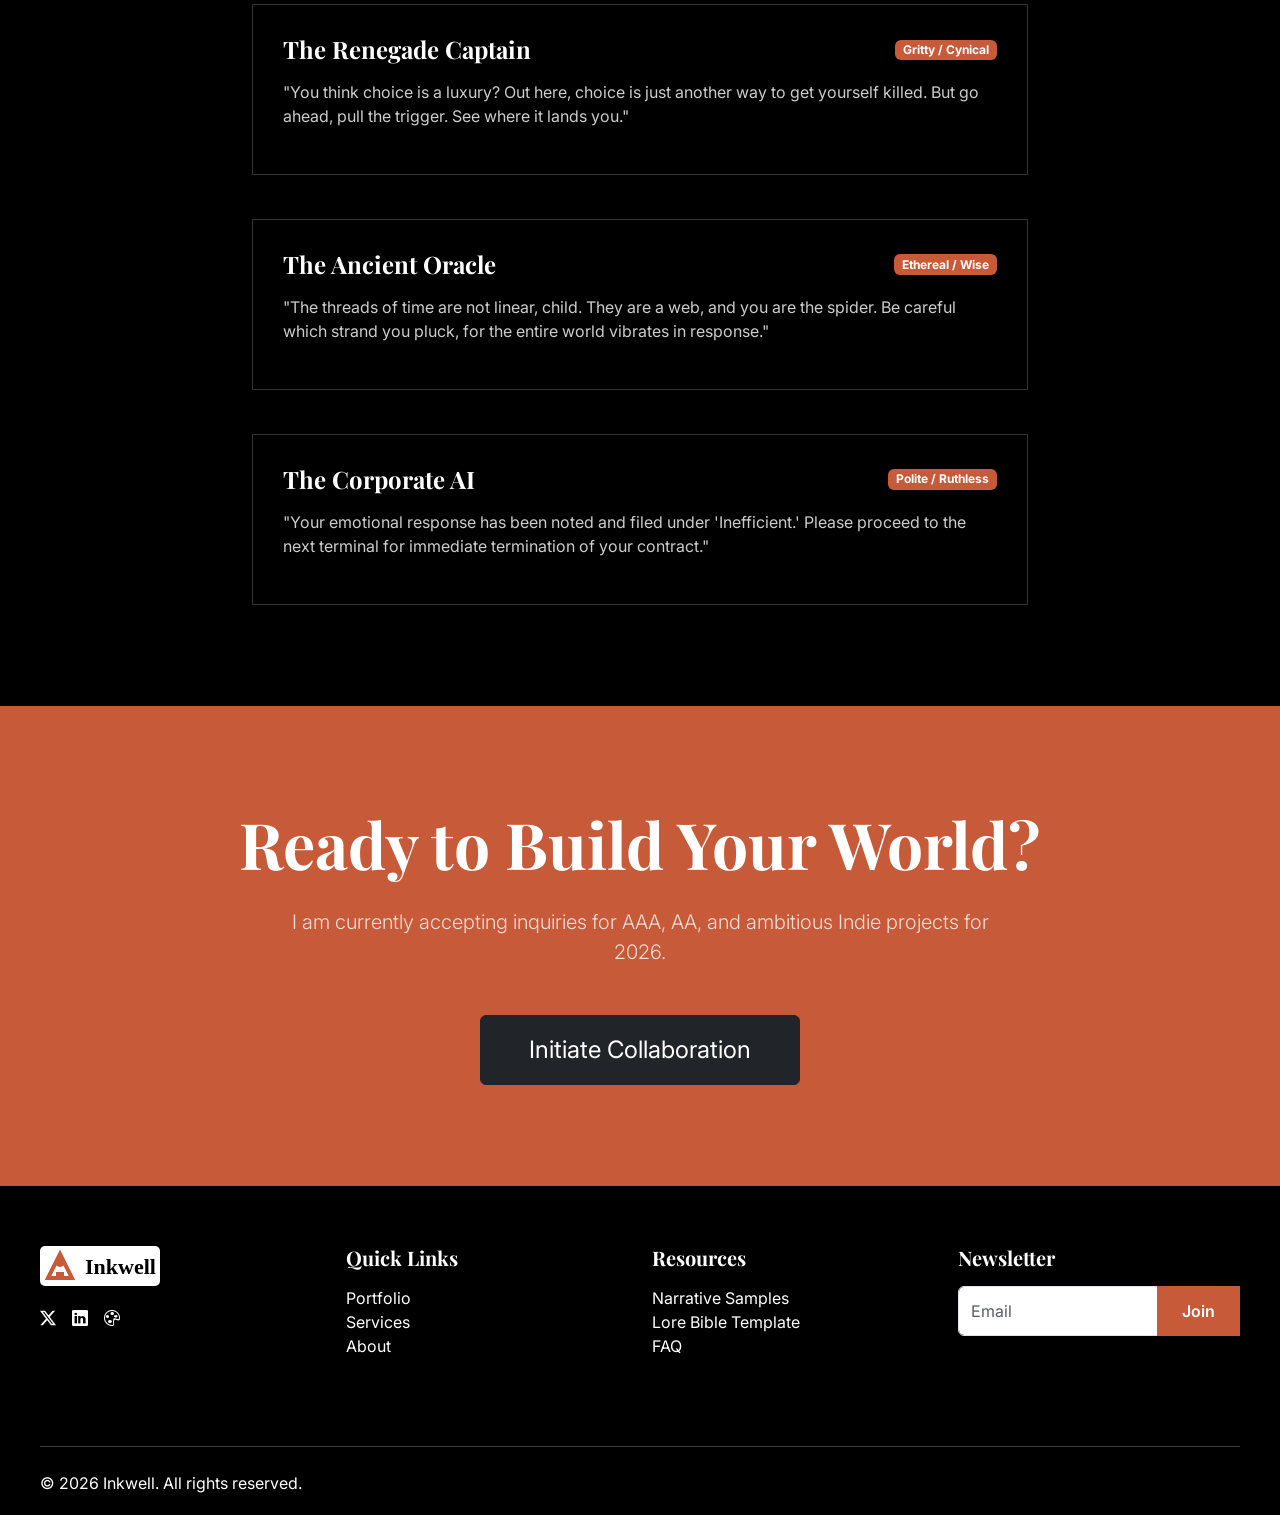
<file: home-2.html>
<!DOCTYPE html>
<html lang="en">
<head>
    <meta charset="UTF-8">
    <meta name="viewport" content="width=device-width, initial-scale=1.0">
    <title>Inkwell Forge | Narrative Architect - Home 2</title>
    <meta name="description" content="Portfolio of Inkwell Forge, a professional game writer and narrative designer specializing in AAA branching narratives and world-building.">
    <!-- Preconnect to external origins -->
    <link rel="preconnect" href="https://fonts.googleapis.com">
    <link rel="preconnect" href="https://fonts.gstatic.com" crossorigin>
    
    <!-- Preload critical Hero image -->
    <link rel="preload" as="image" href="assets/images/hero-v2-bg.jpg">

    <!-- Bootstrap 5 CSS -->
    <link href="https://cdn.jsdelivr.net/npm/bootstrap@5.3.0/dist/css/bootstrap.min.css" rel="stylesheet">
    <!-- Google Fonts -->
    <link href="https://fonts.googleapis.com/css2?family=Playfair+Display:wght@700&family=Inter:wght@400;600&display=swap" rel="stylesheet">
    <!-- Bootstrap Icons -->
    <link rel="stylesheet" href="https://cdn.jsdelivr.net/npm/bootstrap-icons@1.11.0/font/bootstrap-icons.css">
    <!-- Custom Styles -->
    <link rel="stylesheet" href="assets/css/style.css">
    <link rel="stylesheet" href="assets/css/dark-mode.css">
    <link rel="stylesheet" href="assets/css/rtl.css">
    <link rel="icon" type="image/svg+xml" href="assets/images/logo.svg">
    <style>
        /* Home 2 specific styles */
        .hero-v2 {
            min-height: 100vh;
            min-height: 100svh;
            color: #FFF;
            display: flex;
            align-items: center;
            justify-content: center;
            text-align: center;
            position: relative;
            padding: clamp(72px, 10vh, 120px) 16px;
        }

        .hero-v2::after {
            content: '';
            position: absolute;
            top: 0; left: 0; width: 100%; height: 100%;
            background: linear-gradient(to bottom, transparent, #000);
        }

        .hero-content {
            position: relative;
            z-index: 2;
            max-width: 900px;
        }

        .hero-tagline {
            font-size: 1.25rem;
            letter-spacing: 0.5rem;
            text-transform: uppercase;
            color: var(--accent-amber);
            margin-bottom: 20px;
        }

        .hero-title {
            font-size: 5rem;
            font-family: var(--font-heading);
            margin-bottom: 30px;
        }

        .hero-cta {
            display: flex;
            justify-content: center;
            gap: 16px;
            flex-wrap: wrap;
        }

        .hero-cta .btn {
            min-width: 220px;
        }

        .case-nav {
            display: flex;
            flex-direction: column;
            gap: 14px;
        }

        .case-nav .nav-link {
            text-align: left;
            padding: 18px 18px;
            border: 2px solid var(--primary-black);
            background: #FFF;
            color: var(--primary-black);
            border-radius: 0;
            transition: 0.25s;
            position: relative;
        }

        .case-nav .nav-link:hover {
            border-color: var(--accent-amber);
            transform: translateY(-2px);
        }

        .case-nav .nav-link.active {
            background: var(--primary-black);
            border-color: var(--primary-black);
            color: #FFF;
        }

        .case-nav-title {
            display: block;
            font-family: var(--font-heading);
            font-size: 1.25rem;
            margin-bottom: 4px;
        }

        .case-nav-subtitle {
            display: block;
            font-size: 0.85rem;
            letter-spacing: 0.12rem;
            text-transform: uppercase;
            opacity: 0.8;
        }

        .case-panel {
            background: #FFF;
            border: 2px solid var(--primary-black);
            padding: clamp(20px, 4vw, 44px);
            display: flex;
            flex-direction: column;
            min-height: 520px;
        }

        .case-actions {
            margin-top: auto;
            padding-top: 18px;
        }

        .case-metrics {
            display: flex;
            gap: 14px;
            flex-wrap: wrap;
            justify-content: flex-start;
        }

        .case-metric {
            border: 1px solid #EEE;
            padding: 10px 14px;
            min-width: 120px;
            background: #FFF;
            flex: 1 1 140px;
        }

        .case-metric-value {
            font-family: var(--font-heading);
            font-size: 1.4rem;
            line-height: 1.2;
        }

        .case-metric-label {
            font-size: 0.85rem;
            letter-spacing: 0.08rem;
            text-transform: uppercase;
            opacity: 0.75;
        }

        .case-steps {
            display: grid;
            grid-template-columns: repeat(3, 1fr);
            gap: 16px;
            margin-top: 22px;
        }

        .case-step {
            border: 1px solid #EEE;
            padding: 18px;
            background: #FFF;
        }

        .step-label {
            font-size: 0.85rem;
            font-weight: bold;
            text-transform: uppercase;
            color: var(--accent-amber);
            margin-bottom: 10px;
            display: block;
        }

        .blueprint-steps {
            display: grid;
            grid-template-columns: repeat(4, 1fr);
            gap: 24px;
        }

        .blueprint-step {
            background: #FFF;
            border: 2px solid var(--primary-black);
            padding: 28px;
            transition: 0.3s;
            position: relative;
            min-height: 220px;
        }

        .blueprint-step:hover {
            border-color: var(--accent-amber);
            transform: translateY(-6px);
        }

        .blueprint-step-number {
            position: absolute;
            top: -18px;
            left: 18px;
            width: 42px;
            height: 42px;
            border-radius: 999px;
            display: flex;
            align-items: center;
            justify-content: center;
            background: var(--accent-amber);
            color: #FFF;
            font-family: var(--font-heading);
            font-size: 1.1rem;
            border: 2px solid var(--primary-black);
        }

        .toolkit-grid {
            display: grid;
            grid-template-columns: repeat(12, 1fr);
            gap: 24px;
        }

        .toolkit-card {
            grid-column: span 6;
            background: #FFF;
            border: 1px solid #EEE;
            padding: 28px;
            transition: 0.3s;
            height: 100%;
            display: flex;
            flex-direction: column;
            align-items: center;
            text-align: center;
        }

        .toolkit-actions {
            margin-top: auto;
            padding-top: 16px;
            width: 100%;
            display: flex;
            justify-content: center;
        }

        .toolkit-actions .btn {
            width: fit-content;
        }

        .toolkit-icon {
            display: block;
            line-height: 1;
            margin-bottom: 14px;
        }

        .toolkit-card p {
            max-width: 42ch;
        }

        .toolkit-card:hover {
            border-color: var(--accent-amber);
            transform: translateY(-6px);
        }

        .voice-gallery {
            background: #000;
            color: #FFF;
            padding: 80px 0;
        }

        .voice-snippet {
            border: 1px solid rgba(255,255,255,0.2);
            padding: 30px;
            margin-bottom: 20px;
            transition: 0.3s;
            cursor: pointer;
        }

        .voice-snippet:hover {
            border-color: var(--accent-amber);
            background: rgba(199, 91, 57, 0.1);
        }

        .conversion-cta {
            background: var(--accent-amber);
            color: #FFF;
            padding: 100px 0;
            text-align: center;
        }

        .conversion-cta h2 {
            font-size: 4rem;
            margin-bottom: 40px;
        }

        body.dark-mode .case-nav .nav-link {
            background: #2A2A2A;
            border-color: #444;
            color: #FFF;
        }

        body.dark-mode .case-nav .nav-link.active {
            background: #FFF;
            border-color: #FFF;
            color: #000;
        }

        body.dark-mode .case-panel,
        body.dark-mode .case-metric,
        body.dark-mode .case-step {
            background: #2A2A2A;
            border-color: #444;
            color: #FFF;
        }

        body.dark-mode .case-panel .text-muted {
            color: rgba(255, 255, 255, 0.7) !important;
        }

        body.dark-mode .blueprint-step,
        body.dark-mode .toolkit-card {
            background: #2A2A2A;
            border-color: #444;
            color: #FFF;
        }

        body.dark-mode .blueprint-step:hover,
        body.dark-mode .toolkit-card:hover {
            background: #FFF;
            color: #000;
        }

        @media (max-width: 991px) {
            .blueprint-steps {
                grid-template-columns: repeat(2, 1fr);
            }

            .case-nav {
                display: grid;
                grid-template-columns: repeat(2, 1fr);
            }

            .case-nav .nav-link {
                width: 100%;
            }
        }

        @media (max-width: 575px) {
            .hero-v2 {
                align-items: flex-start;
                padding: 96px 16px 72px;
            }

            .hero-tagline {
                font-size: 0.95rem;
                letter-spacing: 0.25rem;
                margin-bottom: 14px;
            }

            .hero-title {
                font-size: clamp(2.2rem, 10vw, 3.1rem);
                margin-bottom: 18px;
            }

            .hero-v2 .lead {
                font-size: 1.05rem;
                margin-bottom: 28px !important;
            }

            .blueprint-steps {
                grid-template-columns: 1fr;
            }

            .toolkit-card {
                grid-column: span 12;
            }

            .case-steps {
                grid-template-columns: 1fr;
            }

            .case-actions {
                flex-direction: column;
            }

            .case-actions .btn {
                width: 100%;
            }

            .toolkit-actions .btn {
                width: 100%;
            }

            .hero-cta {
                flex-direction: column;
                align-items: stretch;
            }

            .hero-cta .btn {
                width: 100%;
            }
        }

        @media (max-width: 420px) {
            .case-nav {
                grid-template-columns: 1fr;
            }
        }
    </style>
</head>
<body>

    <!-- Header -->
    <header class="sticky-top bg-white">
        <nav class="navbar navbar-expand-custom container">
            <a class="navbar-brand d-flex align-items-center" href="index.html">
                <img src="assets/images/logo-lockup.svg" alt="Inkwell" class="brand-lockup">
            </a>
            
            <button class="navbar-toggler" type="button" data-bs-toggle="offcanvas" data-bs-target="#mobileNav">
                <span class="navbar-toggler-icon"></span>
            </button>

            <div class="collapse navbar-collapse">
                <ul class="navbar-nav mx-auto">
                    <li class="nav-item"><a class="nav-link" href="index.html">Home</a></li>
                    <li class="nav-item"><a class="nav-link active" href="home-2.html">Home 2</a></li>
                    <li class="nav-item"><a class="nav-link" href="portfolio.html">Portfolio</a></li>
                    <li class="nav-item"><a class="nav-link" href="services.html">Services</a></li>
                    <li class="nav-item"><a class="nav-link" href="about.html">About</a></li>
                    <li class="nav-item"><a class="nav-link" href="contact.html">Contact</a></li>
                </ul>
            </div>            <div class="d-flex align-items-center d-flex-desktop">
                <a href="contact.html" class="btn btn-primary me-3">Reach Me</a>
            </div>
            <div class="theme-controls theme-controls-mobile">
                <button id="theme-toggle" class="btn btn-link text-dark p-0 me-3"><i id="theme-icon" class="bi bi-moon-stars-fill"></i></button>
                <button id="rtl-toggle" class="btn btn-link text-dark p-0">RTL</button>
            </div>
        </nav>
    </header>

    <!-- Mobile Nav Offcanvas -->
    <div class="offcanvas offcanvas-start" tabindex="-1" id="mobileNav">
        <div class="offcanvas-header">
            <h5 class="offcanvas-title">Menu</h5>
            <button type="button" class="btn-close" data-bs-dismiss="offcanvas"></button>
        </div>
        <div class="offcanvas-body">
            <ul class="navbar-nav">
                <li class="nav-item"><a class="nav-link" href="index.html">Home</a></li>
                <li class="nav-item"><a class="nav-link" href="home-2.html">Home 2</a></li>
                <li class="nav-item"><a class="nav-link" href="portfolio.html">Portfolio</a></li>
                <li class="nav-item"><a class="nav-link" href="services.html">Services</a></li>
                <li class="nav-item"><a class="nav-link" href="about.html">About</a></li>
                <li class="nav-item"><a class="nav-link" href="contact.html">Contact</a></li>

            </ul>                <li class="nav-item mt-3">
                    <a class="btn btn-primary w-100" href="contact.html">Reach Me</a>
                </li>        </div>
    </div>

    <!-- Section 1: The Lore Master Hero -->
    <section class="hero-v2 p-0 text-fixed-white">
        <div class="hero-content">
            <div class="hero-card">
                <p class="hero-tagline">Narrative Architecture</p>
                <h1 class="hero-title">World-Building for the Digital Age.</h1>
                <p class="lead mb-5">I don't just write scripts; I build the logic, lore, and systems that make stories interactive.</p>
                <div class="hero-cta">
                    <a href="portfolio.html" class="btn btn-primary px-5 py-3">View My Work</a>
                    <a href="contact.html" class="btn btn-secondary px-5 py-3" style="border-color: #FFF; color: #FFF;">Hire Me</a>
                </div>
            </div>
        </div>
    </section>

    <!-- Section 2: Narrative Blueprint -->
    <section class="bg-light py-5">
        <div class="container">
            <div class="row mb-5 text-center">
                <div class="col-12">
                    <h2 class="mb-3">Narrative Blueprint</h2>
                    <p class="lead mb-3">A clear, repeatable pipeline that turns a premise into playable story systems.</p>
                    <a href="services.html" class="btn btn-outline-dark">See Engagement Models</a>
                </div>
            </div>
            <div class="blueprint-steps">
                <div class="blueprint-step">
                    <div class="blueprint-step-number">01</div>
                    <h3 class="h4 mt-4">Discovery</h3>
                    <p class="mb-0">Theme, audience, tone pillars, and narrative constraints aligned with your design goals.</p>
                </div>
                <div class="blueprint-step">
                    <div class="blueprint-step-number">02</div>
                    <h3 class="h4 mt-4">Systems</h3>
                    <p class="mb-0">Factions, reputation, flags, and consequence rules mapped into a readable logic model.</p>
                </div>
                <div class="blueprint-step">
                    <div class="blueprint-step-number">03</div>
                    <h3 class="h4 mt-4">Writing</h3>
                    <p class="mb-0">Dialogue, barks, item text, and quest beats authored to support branching and pacing.</p>
                </div>
                <div class="blueprint-step">
                    <div class="blueprint-step-number">04</div>
                    <h3 class="h4 mt-4">Integration</h3>
                    <p class="mb-0">Implementation notes, edge-cases, and polish passes that keep story stable in production.</p>
                </div>
            </div>
        </div>
    </section>

    <!-- Section 3: Case Studies -->
    <section class="container py-5">
        <div class="row mb-4 text-center">
            <div class="col-12">
                <h2 class="mb-2">Case Studies</h2>
                <p class="lead mb-3">Select a project to see the problem, the approach, and the shipped solution.</p>
                <a href="portfolio.html" class="btn btn-primary">View Full Portfolio</a>
            </div>
        </div>

        <div class="row g-4 align-items-start">
            <div class="col-lg-4">
                <div class="nav flex-lg-column nav-pills case-nav" id="case-tab" role="tablist" aria-orientation="vertical">
                    <button class="nav-link active" id="case-aether-tab" data-bs-toggle="pill" data-bs-target="#case-aether" type="button" role="tab" aria-controls="case-aether" aria-selected="true">
                        <span class="case-nav-title">Aether's Fall</span>
                        <span class="case-nav-subtitle">Branching consequence</span>
                    </button>
                    <button class="nav-link" id="case-neon-tab" data-bs-toggle="pill" data-bs-target="#case-neon" type="button" role="tab" aria-controls="case-neon" aria-selected="false">
                        <span class="case-nav-title">Neon Syndicate</span>
                        <span class="case-nav-subtitle">Character depth</span>
                    </button>
                    <button class="nav-link" id="case-echoes-tab" data-bs-toggle="pill" data-bs-target="#case-echoes" type="button" role="tab" aria-controls="case-echoes" aria-selected="false">
                        <span class="case-nav-title">Echoes of Eldoria</span>
                        <span class="case-nav-subtitle">Lore logic</span>
                    </button>
                    <button class="nav-link" id="case-starfall-tab" data-bs-toggle="pill" data-bs-target="#case-starfall" type="button" role="tab" aria-controls="case-starfall" aria-selected="false">
                        <span class="case-nav-title">Starfall Station</span>
                        <span class="case-nav-subtitle">Live-ops seasons</span>
                    </button>
                </div>
            </div>

            <div class="col-lg-8">
                <div class="tab-content" id="case-tabContent">
                    <div class="tab-pane fade show active" id="case-aether" role="tabpanel" aria-labelledby="case-aether-tab" tabindex="0">
                        <div class="case-panel">
                            <div class="d-flex flex-wrap justify-content-between align-items-start gap-3">
                                <div>
                                    <h3 class="mb-1">Aether's Fall</h3>
                                    <p class="text-muted mb-0">Epic fantasy RPG narrative systems</p>
                                </div>
                                <div class="case-metrics">
                                    <div class="case-metric">
                                        <div class="case-metric-value">3</div>
                                        <div class="case-metric-label">Pillars</div>
                                    </div>
                                    <div class="case-metric">
                                        <div class="case-metric-value">40h</div>
                                        <div class="case-metric-label">Campaign</div>
                                    </div>
                                    <div class="case-metric">
                                        <div class="case-metric-value">Reactive</div>
                                        <div class="case-metric-label">Quests</div>
                                    </div>
                                </div>
                            </div>

                            <div class="case-steps">
                                <div class="case-step">
                                    <span class="step-label">The Problem</span>
                                    <p class="mb-0">Linear quests were breaking immersion in a 40-hour open world.</p>
                                </div>
                                <div class="case-step">
                                    <span class="step-label">The Approach</span>
                                    <p class="mb-0">Designed a 3-pillar tracking system (Morality, Loyalty, History).</p>
                                </div>
                                <div class="case-step">
                                    <span class="step-label">The Solution</span>
                                    <p class="mb-0">Dynamic barks and quest variations that react to every player action.</p>
                                </div>
                            </div>

                            <div class="case-actions d-flex flex-wrap gap-3">
                                <a href="project-details.html?project=aether" class="btn btn-outline-dark">Read the Case Study</a>
                                <a href="contact.html" class="btn btn-primary">Start a Project</a>
                            </div>
                        </div>
                    </div>

                    <div class="tab-pane fade" id="case-neon" role="tabpanel" aria-labelledby="case-neon-tab" tabindex="0">
                        <div class="case-panel">
                            <div class="d-flex flex-wrap justify-content-between align-items-start gap-3">
                                <div>
                                    <h3 class="mb-1">Neon Syndicate</h3>
                                    <p class="text-muted mb-0">Cyberpunk character writing & dialogue</p>
                                </div>
                                <div class="case-metrics">
                                    <div class="case-metric">
                                        <div class="case-metric-value">Voice</div>
                                        <div class="case-metric-label">Guides</div>
                                    </div>
                                    <div class="case-metric">
                                        <div class="case-metric-value">Rel.</div>
                                        <div class="case-metric-label">States</div>
                                    </div>
                                    <div class="case-metric">
                                        <div class="case-metric-value">Memory</div>
                                        <div class="case-metric-label">Callbacks</div>
                                    </div>
                                </div>
                            </div>

                            <div class="case-steps">
                                <div class="case-step">
                                    <span class="step-label">The Problem</span>
                                    <p class="mb-0">NPCs felt like quest dispensers rather than living inhabitants.</p>
                                </div>
                                <div class="case-step">
                                    <span class="step-label">The Approach</span>
                                    <p class="mb-0">Created unique voice tone guides and relationship-based dialogue trees.</p>
                                </div>
                                <div class="case-step">
                                    <span class="step-label">The Solution</span>
                                    <p class="mb-0">Characters that remember previous interactions and adjust their attitude.</p>
                                </div>
                            </div>

                            <div class="case-actions d-flex flex-wrap gap-3">
                                <a href="project-details.html?project=neon" class="btn btn-outline-dark">Read the Case Study</a>
                                <a href="contact.html" class="btn btn-primary">Start a Project</a>
                            </div>
                        </div>
                    </div>

                    <div class="tab-pane fade" id="case-echoes" role="tabpanel" aria-labelledby="case-echoes-tab" tabindex="0">
                        <div class="case-panel">
                            <div class="d-flex flex-wrap justify-content-between align-items-start gap-3">
                                <div>
                                    <h3 class="mb-1">Echoes of Eldoria</h3>
                                    <p class="text-muted mb-0">World-building canon & timeline design</p>
                                </div>
                                <div class="case-metrics">
                                    <div class="case-metric">
                                        <div class="case-metric-value">Canon</div>
                                        <div class="case-metric-label">Locks</div>
                                    </div>
                                    <div class="case-metric">
                                        <div class="case-metric-value">Timeline</div>
                                        <div class="case-metric-label">Map</div>
                                    </div>
                                    <div class="case-metric">
                                        <div class="case-metric-value">Consistent</div>
                                        <div class="case-metric-label">Lore</div>
                                    </div>
                                </div>
                            </div>

                            <div class="case-steps">
                                <div class="case-step">
                                    <span class="step-label">The Problem</span>
                                    <p class="mb-0">A fragmented world history leading to narrative contradictions.</p>
                                </div>
                                <div class="case-step">
                                    <span class="step-label">The Approach</span>
                                    <p class="mb-0">Built a searchable lore bible with timeline rules and canon constraints.</p>
                                </div>
                                <div class="case-step">
                                    <span class="step-label">The Solution</span>
                                    <p class="mb-0">A consistent, logic-driven universe that supports multi-year development.</p>
                                </div>
                            </div>

                            <div class="case-actions d-flex flex-wrap gap-3">
                                <a href="project-details.html?project=echoes" class="btn btn-outline-dark">Read the Case Study</a>
                                <a href="contact.html" class="btn btn-primary">Start a Project</a>
                            </div>
                        </div>
                    </div>

                    <div class="tab-pane fade" id="case-starfall" role="tabpanel" aria-labelledby="case-starfall-tab" tabindex="0">
                        <div class="case-panel">
                            <div class="d-flex flex-wrap justify-content-between align-items-start gap-3">
                                <div>
                                    <h3 class="mb-1">Starfall Station</h3>
                                    <p class="text-muted mb-0">Sci-fi live-ops narrative for seasonal content</p>
                                </div>
                                <div class="case-metrics">
                                    <div class="case-metric">
                                        <div class="case-metric-value">Seasons</div>
                                        <div class="case-metric-label">Arcs</div>
                                    </div>
                                    <div class="case-metric">
                                        <div class="case-metric-value">Barks</div>
                                        <div class="case-metric-label">Reactive</div>
                                    </div>
                                    <div class="case-metric">
                                        <div class="case-metric-value">Hub</div>
                                        <div class="case-metric-label">Updates</div>
                                    </div>
                                </div>
                            </div>

                            <div class="case-steps">
                                <div class="case-step">
                                    <span class="step-label">The Problem</span>
                                    <p class="mb-0">Seasonal updates shipped fast, but story continuity kept breaking between patches.</p>
                                </div>
                                <div class="case-step">
                                    <span class="step-label">The Approach</span>
                                    <p class="mb-0">Created a modular season framework with reusable beats, state rules, and recap payloads.</p>
                                </div>
                                <div class="case-step">
                                    <span class="step-label">The Solution</span>
                                    <p class="mb-0">A live narrative that stays coherent across updates while still reacting to player progress.</p>
                                </div>
                            </div>

                            <div class="case-actions d-flex flex-wrap gap-3">
                                <a href="project-details.html?project=starfall" class="btn btn-outline-dark">Read the Case Study</a>
                                <a href="contact.html" class="btn btn-primary">Start a Project</a>
                            </div>
                        </div>
                    </div>
                </div>
            </div>
        </div>
    </section>

    <!-- Section 4: Narrative Toolkit -->
    <section class="py-5 bg-light bg-hud lazy-bg" data-bg="assets/images/pattern-hud.png">
        <div class="container">
            <div class="row mb-5 text-center">
                <div class="col-12">
                    <h2 class="mb-3">Narrative Toolkit</h2>
                    <p class="lead mb-0">Practical deliverables that teams can ship with—designed to plug into production.</p>
                </div>
            </div>
            <div class="toolkit-grid">
                <div class="toolkit-card">
                    <img src="assets/images/book.svg" alt="Icon" class="icon-img icon-md toolkit-icon" loading="lazy" decoding="async">
                    <h3 class="h4 mb-2">Lore Bible</h3>
                    <p class="mb-3">Rules, factions, timeline, and canon locks that prevent contradictions across seasons.</p>
                    <div class="toolkit-actions">
                        <a href="contact.html" class="btn btn-outline-dark btn-sm">Request a Sample</a>
                    </div>
                </div>
                <div class="toolkit-card">
                    <img src="assets/images/diagram.svg" alt="Icon" class="icon-img icon-md toolkit-icon" loading="lazy" decoding="async">
                    <h3 class="h4 mb-2">Quest Logic</h3>
                    <p class="mb-3">Flags, dependencies, and fail-states written like engineering specs—not vague beats.</p>
                    <div class="toolkit-actions">
                        <a href="portfolio.html" class="btn btn-outline-dark btn-sm">See Case Studies</a>
                    </div>
                </div>
                <div class="toolkit-card">
                    <img src="assets/images/chat-left-text.svg" alt="Icon" class="icon-img icon-md toolkit-icon" loading="lazy" decoding="async">
                    <h3 class="h4 mb-2">Dialogue Trees</h3>
                    <p class="mb-3">Branching conversations built around player intent, relationship shifts, and pacing.</p>
                    <div class="toolkit-actions">
                        <a href="services.html" class="btn btn-outline-dark btn-sm">How I Work</a>
                    </div>
                </div>
                <div class="toolkit-card">
                    <img src="assets/images/person-lines.svg" alt="Icon" class="icon-img icon-md toolkit-icon" loading="lazy" decoding="async">
                    <h3 class="h4 mb-2">Voice Guides</h3>
                    <p class="mb-3">Tone rules, vocabulary, and character do/don’t lists that keep writing consistent.</p>
                    <div class="toolkit-actions">
                        <a href="contact.html" class="btn btn-outline-dark btn-sm">Start a Project</a>
                    </div>
                </div>
            </div>
        </div>
    </section>

    <!-- Section 5: Character Voice Gallery -->
    <section class="voice-gallery text-fixed-white">
        <div class="container">
            <h2>Character Voice Tone Samples</h2>
            <div class="row g-4 mx-auto" style="max-width: 800px;">
                <div class="col-12">
                    <div class="voice-snippet">
                        <div class="d-flex justify-content-between align-items-center mb-3">
                            <h4 class="mb-0">The Renegade Captain</h4>
                            <span class="badge bg-accent">Gritty / Cynical</span>
                        </div>
                        <p class="italic">"You think choice is a luxury? Out here, choice is just another way to get yourself killed. But go ahead, pull the trigger. See where it lands you."</p>
                    </div>
                </div>
                <div class="col-12">
                    <div class="voice-snippet">
                        <div class="d-flex justify-content-between align-items-center mb-3">
                            <h4 class="mb-0">The Ancient Oracle</h4>
                            <span class="badge bg-accent">Ethereal / Wise</span>
                        </div>
                        <p class="italic">"The threads of time are not linear, child. They are a web, and you are the spider. Be careful which strand you pluck, for the entire world vibrates in response."</p>
                    </div>
                </div>
                <div class="col-12">
                    <div class="voice-snippet">
                        <div class="d-flex justify-content-between align-items-center mb-3">
                            <h4 class="mb-0">The Corporate AI</h4>
                            <span class="badge bg-accent">Polite / Ruthless</span>
                        </div>
                        <p class="italic">"Your emotional response has been noted and filed under 'Inefficient.' Please proceed to the next terminal for immediate termination of your contract."</p>
                    </div>
                </div>
            </div>
        </div>
    </section>

    <!-- Section 6: Conversion CTA -->
    <section class="conversion-cta text-fixed-white">
        <div class="container">
            <h2 class="mb-4">Ready to Build Your World?</h2>
            <p class="lead mb-5 mx-auto" style="max-width: 700px;">I am currently accepting inquiries for AAA, AA, and ambitious Indie projects for 2026.</p>
            <a href="contact.html" class="btn btn-dark px-5 py-3 fs-4">Initiate Collaboration</a>
        </div>
    </section>

    <!-- Footer -->
    <footer>
        <div class="container">
            <div class="row">
                <div class="col-md-3 mb-4">
                    <div class="footer-brand">
                        <img src="assets/images/logo-lockup.svg" alt="Inkwell" class="footer-logo-img">
                    </div>
                    <div class="d-flex gap-3">
                        <a href="#"><i class="bi bi-twitter-x"></i></a>
                        <a href="#"><i class="bi bi-linkedin"></i></a>
                        <a href="#"><i class="bi bi-palette"></i></a>
                    </div>
                </div>
                <div class="col-md-3 mb-4">
                    <h5>Quick Links</h5>
                    <ul class="list-unstyled">
                        <li><a href="portfolio.html">Portfolio</a></li>
                        <li><a href="services.html">Services</a></li>
                        <li><a href="about.html">About</a></li>
                    </ul>
                </div>
                <div class="col-md-3 mb-4">
                    <h5>Resources</h5>
                    <ul class="list-unstyled">
                        <li><a href="#">Narrative Samples</a></li>
                        <li><a href="#">Lore Bible Template</a></li>
                        <li><a href="#">FAQ</a></li>
                    </ul>
                </div>
                <div class="col-md-3 mb-4">
                    <h5>Newsletter</h5>
                    <form>
                        <div class="input-group">
                            <input type="email" class="form-control" placeholder="Email">
                            <button class="btn btn-primary">Join</button>
                        </div>
                    </form>
                </div>
            </div>
            <hr class="mt-5 mb-4">
            <div class="d-flex justify-content-between align-items-center">
                <p class="mb-0">© 2026 Inkwell. All rights reserved.</p>
                <button id="back-to-top" class="btn btn-primary btn-sm"><img src="assets/images/arrow-up.svg" alt="Top" class="icon-img" loading="lazy" decoding="async"></button>
            </div>
        </div>
    </footer>

    <!-- Bootstrap 5 JS Bundle -->
    <script src="https://cdn.jsdelivr.net/npm/bootstrap@5.3.0/dist/js/bootstrap.bundle.min.js"></script>
    <!-- Custom JS -->
    <script src="assets/js/main.js"></script>
</body>
</html>
</file>
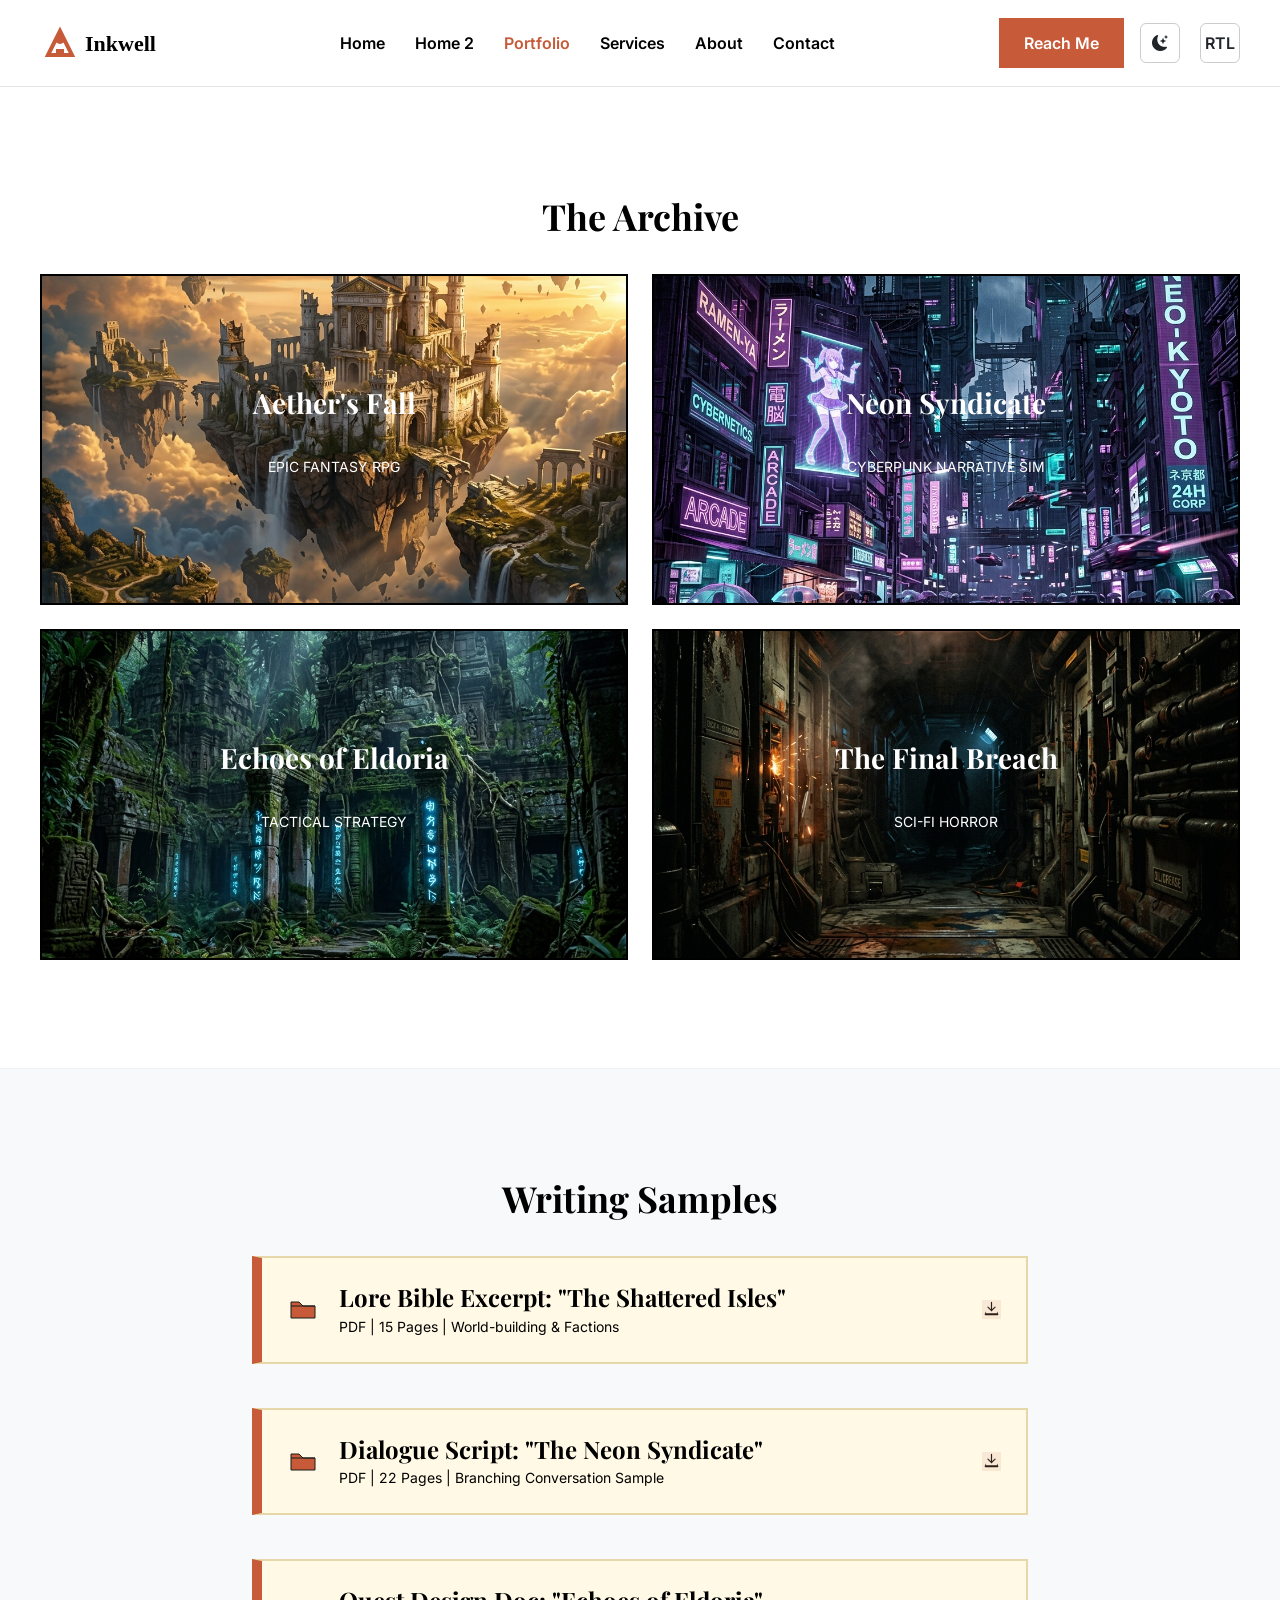
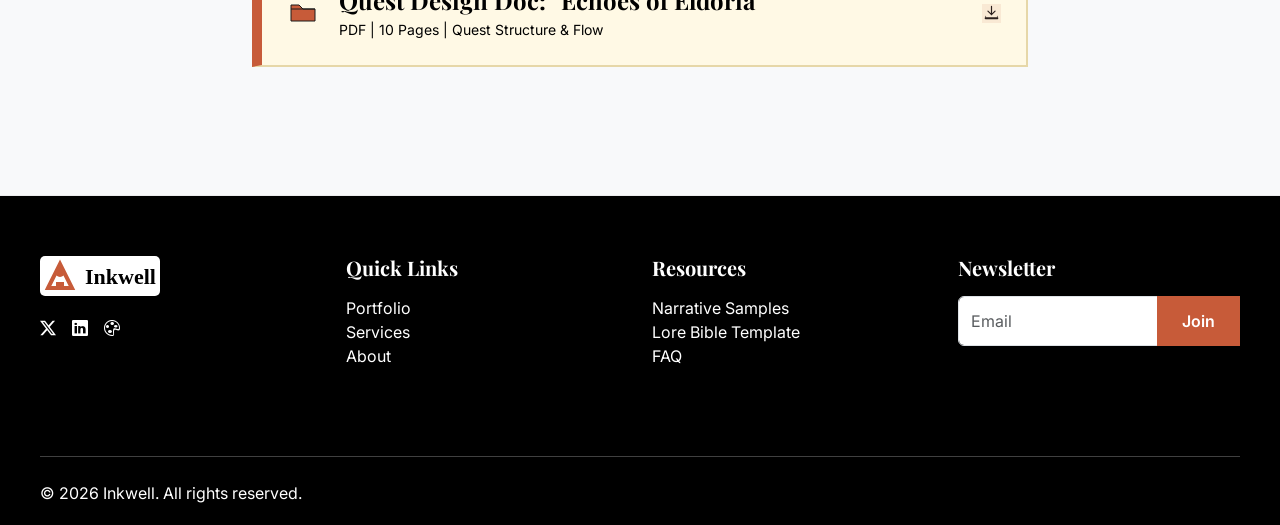
<file: portfolio.html>
<!DOCTYPE html>
<html lang="en">
<head>
    <meta charset="UTF-8">
    <meta name="viewport" content="width=device-width, initial-scale=1.0">
    <title>Portfolio | Inkwell</title>
    <!-- Preconnect to external origins -->
    <link rel="preconnect" href="https://fonts.googleapis.com">
    <link rel="preconnect" href="https://fonts.gstatic.com" crossorigin>

    <!-- Bootstrap 5 CSS -->
    <link href="https://cdn.jsdelivr.net/npm/bootstrap@5.3.0/dist/css/bootstrap.min.css" rel="stylesheet">
    <!-- Google Fonts -->
    <link href="https://fonts.googleapis.com/css2?family=Playfair+Display:wght@700&family=Inter:wght@400;600&display=swap" rel="stylesheet">
    <!-- Bootstrap Icons -->
    <link rel="stylesheet" href="https://cdn.jsdelivr.net/npm/bootstrap-icons@1.11.0/font/bootstrap-icons.css">
    <!-- Custom Styles -->
    <link rel="stylesheet" href="assets/css/style.css">
    <link rel="stylesheet" href="assets/css/dark-mode.css">
    <link rel="stylesheet" href="assets/css/rtl.css">
    <link rel="icon" type="image/svg+xml" href="assets/images/logo.svg">
    <style>
        /* Portfolio-specific styles */
        .project-thumbnail {
            position: relative;
            overflow: hidden;
            aspect-ratio: 16/9;
            background: #000;
            color: #FFF;
            display: flex;
            align-items: center;
            justify-content: center;
            text-align: center;
            cursor: pointer;
            border: 2px solid var(--primary-black);
            transition: 0.3s;
        }

        .project-overlay {
            position: absolute;
            top: 0;
            left: 0;
            width: 100%;
            height: 100%;
            background: var(--accent-amber);
            display: flex;
            flex-direction: column;
            align-items: center;
            justify-content: center;
            padding: 30px;
            opacity: 0;
            transition: 0.4s cubic-bezier(0.165, 0.84, 0.44, 1);
            transform: translateY(100%);
        }

        .project-thumbnail:hover .project-overlay {
            opacity: 1;
            transform: translateY(0);
        }

        .project-thumbnail:hover {
            border-color: var(--accent-amber);
        }

        .sample-folder {
            background: #FFF9E5;
            border: 2px solid #E6D7A8;
            border-left: 10px solid var(--accent-amber);
            padding: 25px;
            margin-bottom: 20px;
            display: flex;
            align-items: center;
            justify-content: space-between;
            transition: 0.2s;
            cursor: pointer;
            text-decoration: none;
            color: var(--primary-black);
        }

        .sample-folder:hover {
            transform: translateX(10px);
            background: var(--accent-amber);
            color: #FFF;
            border-color: var(--accent-amber);
        }

        .folder-icon {
            font-size: 2rem;
            margin-right: 20px;
        }

        body.dark-mode .sample-folder {
            background: #2A2A2A;
            border-color: #444;
            color: #FFF;
        }

        body.dark-mode .sample-folder:hover {
            background: var(--accent-amber);
        }
    </style>
</head>
<body>

    <!-- Header -->
    <header class="sticky-top bg-white">
        <nav class="navbar navbar-expand-custom container">
            <a class="navbar-brand d-flex align-items-center" href="index.html">
                <img src="assets/images/logo-lockup.svg" alt="Inkwell" class="brand-lockup">
            </a>
            
            <button class="navbar-toggler" type="button" data-bs-toggle="offcanvas" data-bs-target="#mobileNav">
                <span class="navbar-toggler-icon"></span>
            </button>

            <div class="collapse navbar-collapse">
                <ul class="navbar-nav mx-auto">
                    <li class="nav-item"><a class="nav-link" href="index.html">Home</a></li>
                    <li class="nav-item"><a class="nav-link" href="home-2.html">Home 2</a></li>
                    <li class="nav-item"><a class="nav-link active" href="portfolio.html">Portfolio</a></li>
                    <li class="nav-item"><a class="nav-link" href="services.html">Services</a></li>
                    <li class="nav-item"><a class="nav-link" href="about.html">About</a></li>
                    <li class="nav-item"><a class="nav-link" href="contact.html">Contact</a></li>
                </ul>
            </div>            <div class="d-flex align-items-center d-flex-desktop">
                <a href="contact.html" class="btn btn-primary me-3">Reach Me</a>
            </div>
            <div class="theme-controls theme-controls-mobile">
                <button id="theme-toggle" class="btn btn-link text-dark p-0 me-3"><i id="theme-icon" class="bi bi-moon-stars-fill"></i></button>
                <button id="rtl-toggle" class="btn btn-link text-dark p-0">RTL</button>
            </div>
        </nav>
    </header>

    <!-- Mobile Nav Offcanvas -->
    <div class="offcanvas offcanvas-start" tabindex="-1" id="mobileNav">
        <div class="offcanvas-header">
            <h5 class="offcanvas-title">Menu</h5>
            <button type="button" class="btn-close" data-bs-dismiss="offcanvas"></button>
        </div>
        <div class="offcanvas-body">
            <ul class="navbar-nav">
                <li class="nav-item"><a class="nav-link" href="index.html">Home</a></li>
                <li class="nav-item"><a class="nav-link" href="home-2.html">Home 2</a></li>
                <li class="nav-item"><a class="nav-link" href="portfolio.html">Portfolio</a></li>
                <li class="nav-item"><a class="nav-link" href="services.html">Services</a></li>
                <li class="nav-item"><a class="nav-link" href="about.html">About</a></li>
                <li class="nav-item"><a class="nav-link" href="contact.html">Contact</a></li>

            </ul>                <li class="nav-item mt-3">
                    <a class="btn btn-primary w-100" href="contact.html">Reach Me</a>
                </li>        </div>
    </div>

    <!-- Section 1: Project Grid -->
    <section class="container">
        <h2>The Archive</h2>
        <div class="row g-4">
            <div class="col-md-6">
                <a href="project-details.html?project=aether" class="project-thumbnail text-decoration-none lazy-bg" data-bg="assets/images/game-aether.png">
                    <div class="p-4">
                        <h3>Aether's Fall</h3>
                        <p class="text-uppercase small tracking-widest text-fixed-white">Epic Fantasy RPG</p>
                    </div>
                    <div class="project-overlay">
                        <h4>Lead Narrative Designer</h4>
                        <p>World-building, Branching Dialogue, Quest Logic</p>
                        <span class="btn btn-primary btn-sm">View Case Study</span>
                    </div>
                </a>
            </div>
            <div class="col-md-6">
                <a href="project-details.html?project=neon" class="project-thumbnail text-decoration-none lazy-bg" data-bg="assets/images/game-neon.png">
                    <div class="p-4">
                        <h3>Neon Syndicate</h3>
                        <p class="text-uppercase small tracking-widest text-fixed-white">Cyberpunk Narrative Sim</p>
                    </div>
                    <div class="project-overlay">
                        <h4>Senior Writer</h4>
                        <p>Dialogue, Barks, Item Descriptions</p>
                        <span class="btn btn-primary btn-sm">View Case Study</span>
                    </div>
                </a>
            </div>
            <div class="col-md-6">
                <a href="project-details.html?project=echoes" class="project-thumbnail text-decoration-none lazy-bg" data-bg="assets/images/game-echoes.png">
                    <div class="p-4">
                        <h3>Echoes of Eldoria</h3>
                        <p class="text-uppercase small tracking-widest text-fixed-white">Tactical Strategy</p>
                    </div>
                    <div class="project-overlay">
                        <h4>Lore Architect</h4>
                        <p>Lore Bible, Faction History, Timeline Design</p>
                        <span class="btn btn-primary btn-sm">View Case Study</span>
                    </div>
                </a>
            </div>
            <div class="col-md-6">
                <a href="project-details.html?project=breach" class="project-thumbnail text-decoration-none lazy-bg" data-bg="assets/images/game-breach.png">
                    <div class="p-4">
                        <h3>The Final Breach</h3>
                        <p class="text-uppercase small tracking-widest text-fixed-white">Sci-Fi Horror</p>
                    </div>
                    <div class="project-overlay">
                        <h4>Narrative Designer</h4>
                        <p>Scriptwriting, Scene Staging, Moral Consequences</p>
                        <span class="btn btn-primary btn-sm">View Case Study</span>
                    </div>
                </a>
            </div>
        </div>
    </section>

    <!-- Section 2: Writing Samples -->
    <section class="bg-light">
        <div class="container">
            <h2>Writing Samples</h2>
            <div class="row g-4 mx-auto" style="max-width: 800px;">
                <div class="col-12">
                    <a href="#" class="sample-folder">
                        <div class="d-flex align-items-center">
                        <img src="assets/images/folder.svg" alt="Folder" class="icon-img icon-md folder-icon" loading="lazy" decoding="async">
                            <div>
                                <h4 class="mb-1">Lore Bible Excerpt: "The Shattered Isles"</h4>
                                <p class="mb-0 small">PDF | 15 Pages | World-building & Factions</p>
                            </div>
                        </div>
                        <img src="assets/images/download.svg" alt="Download" class="icon-img" loading="lazy" decoding="async">
                    </a>
                </div>
                <div class="col-12">
                    <a href="#" class="sample-folder">
                        <div class="d-flex align-items-center">
                        <img src="assets/images/folder.svg" alt="Folder" class="icon-img icon-md folder-icon" loading="lazy" decoding="async">
                            <div>
                                <h4 class="mb-1">Dialogue Script: "The Neon Syndicate"</h4>
                                <p class="mb-0 small">PDF | 22 Pages | Branching Conversation Sample</p>
                            </div>
                        </div>
                        <img src="assets/images/download.svg" alt="Download" class="icon-img" loading="lazy" decoding="async">
                    </a>
                </div>
                <div class="col-12">
                    <a href="#" class="sample-folder">
                        <div class="d-flex align-items-center">
                        <img src="assets/images/folder.svg" alt="Folder" class="icon-img icon-md folder-icon" loading="lazy" decoding="async">
                            <div>
                                <h4 class="mb-1">Quest Design Doc: "Echoes of Eldoria"</h4>
                                <p class="mb-0 small">PDF | 10 Pages | Quest Structure & Flow</p>
                            </div>
                        </div>
                        <img src="assets/images/download.svg" alt="Download" class="icon-img" loading="lazy" decoding="async">
                    </a>
                </div>
            </div>
        </div>
    </section>

    <!-- Footer -->
    <footer>
        <div class="container">
            <div class="row">
                <div class="col-md-3 mb-4">
                    <div class="footer-brand">
                        <img src="assets/images/logo-lockup.svg" alt="Inkwell" class="footer-logo-img">
                    </div>
                    <div class="d-flex gap-3">
                        <a href="#"><i class="bi bi-twitter-x"></i></a>
                        <a href="#"><i class="bi bi-linkedin"></i></a>
                        <a href="#"><i class="bi bi-palette"></i></a>
                    </div>
                </div>
                <div class="col-md-3 mb-4">
                    <h5>Quick Links</h5>
                    <ul class="list-unstyled">
                        <li><a href="portfolio.html">Portfolio</a></li>
                        <li><a href="services.html">Services</a></li>
                        <li><a href="about.html">About</a></li>
                    </ul>
                </div>
                <div class="col-md-3 mb-4">
                    <h5>Resources</h5>
                    <ul class="list-unstyled">
                        <li><a href="#">Narrative Samples</a></li>
                        <li><a href="#">Lore Bible Template</a></li>
                        <li><a href="#">FAQ</a></li>
                    </ul>
                </div>
                <div class="col-md-3 mb-4">
                    <h5>Newsletter</h5>
                    <form>
                        <div class="input-group">
                            <input type="email" class="form-control" placeholder="Email">
                            <button class="btn btn-primary">Join</button>
                        </div>
                    </form>
                </div>
            </div>
            <hr class="mt-5 mb-4">
            <div class="d-flex justify-content-between align-items-center">
                <p class="mb-0">© 2026 Inkwell. All rights reserved.</p>
                <button id="back-to-top" class="btn btn-primary btn-sm"><img src="assets/images/arrow-up.svg" alt="Top" class="icon-img" loading="lazy" decoding="async"></button>
            </div>
        </div>
    </footer>

    <!-- Bootstrap 5 JS Bundle -->
    <script src="https://cdn.jsdelivr.net/npm/bootstrap@5.3.0/dist/js/bootstrap.bundle.min.js"></script>
    <!-- Custom JS -->
    <script src="assets/js/main.js"></script>
</body>
</html>
</file>
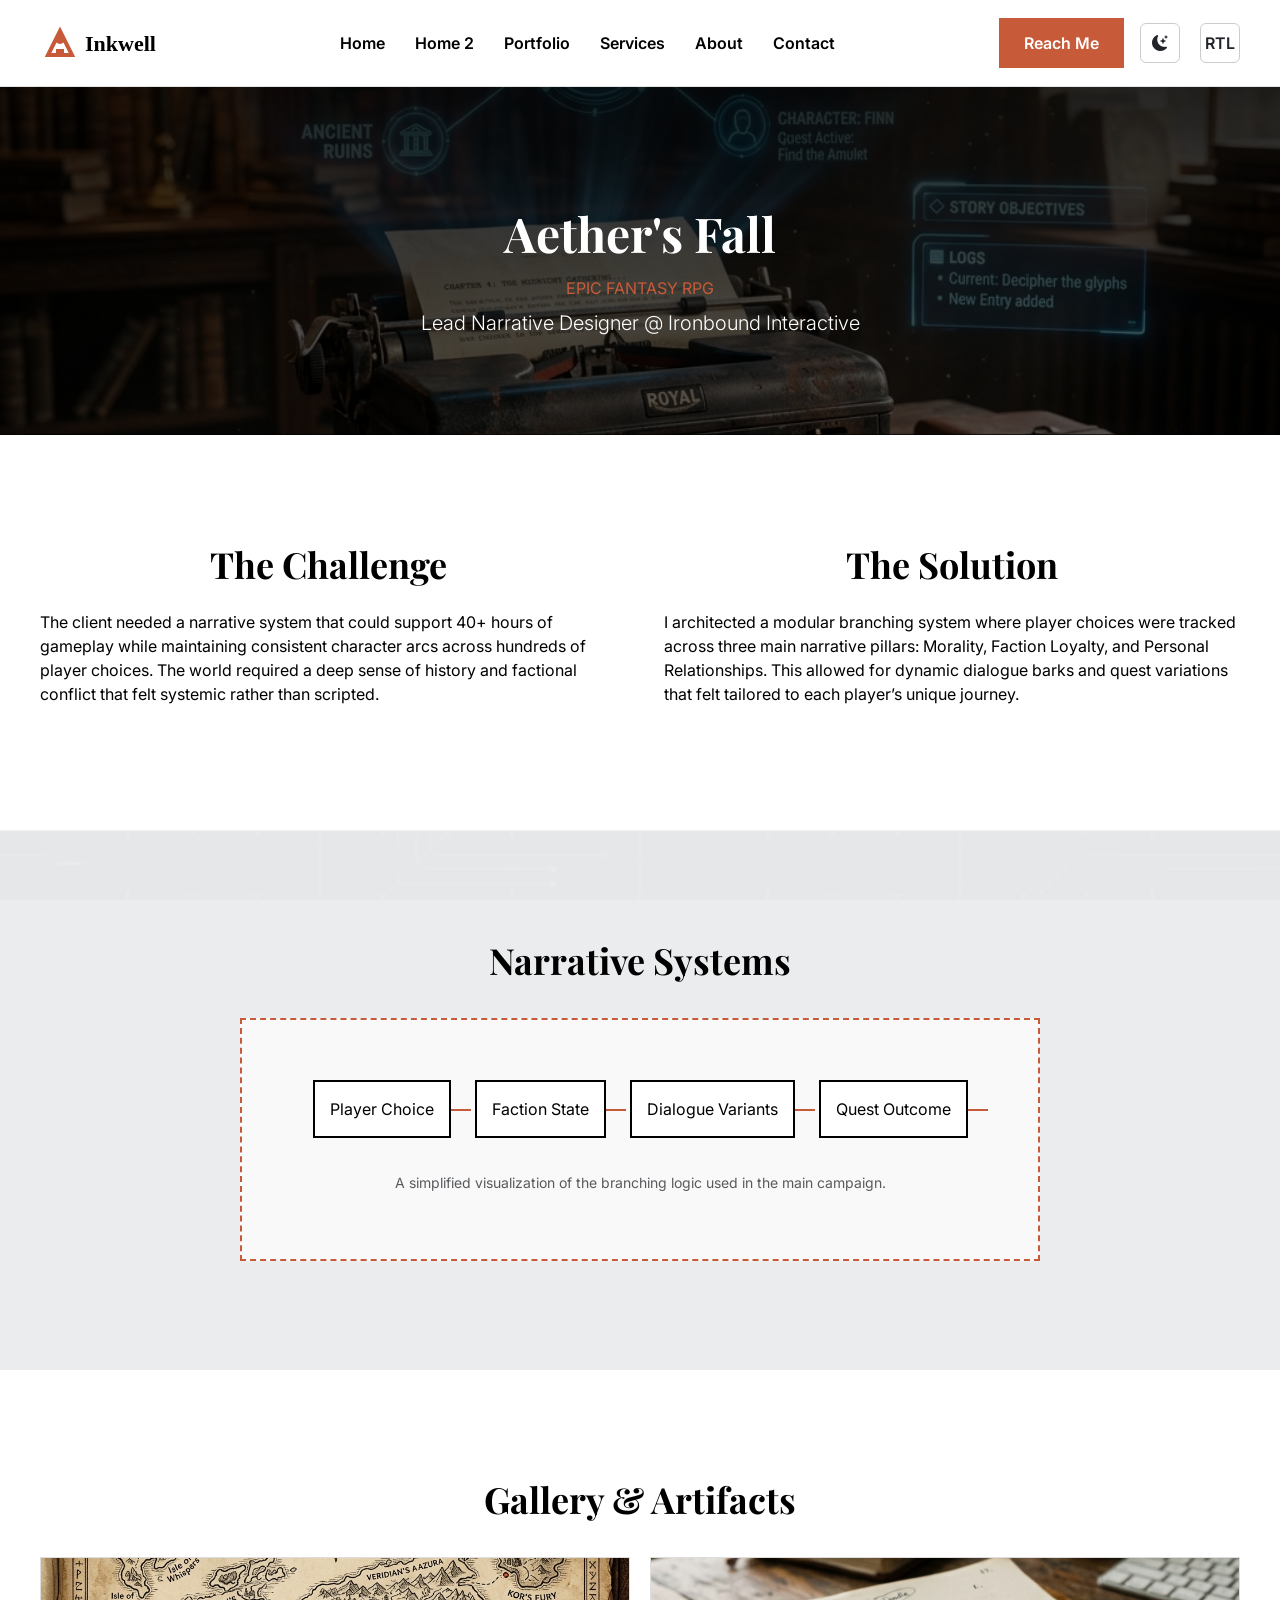
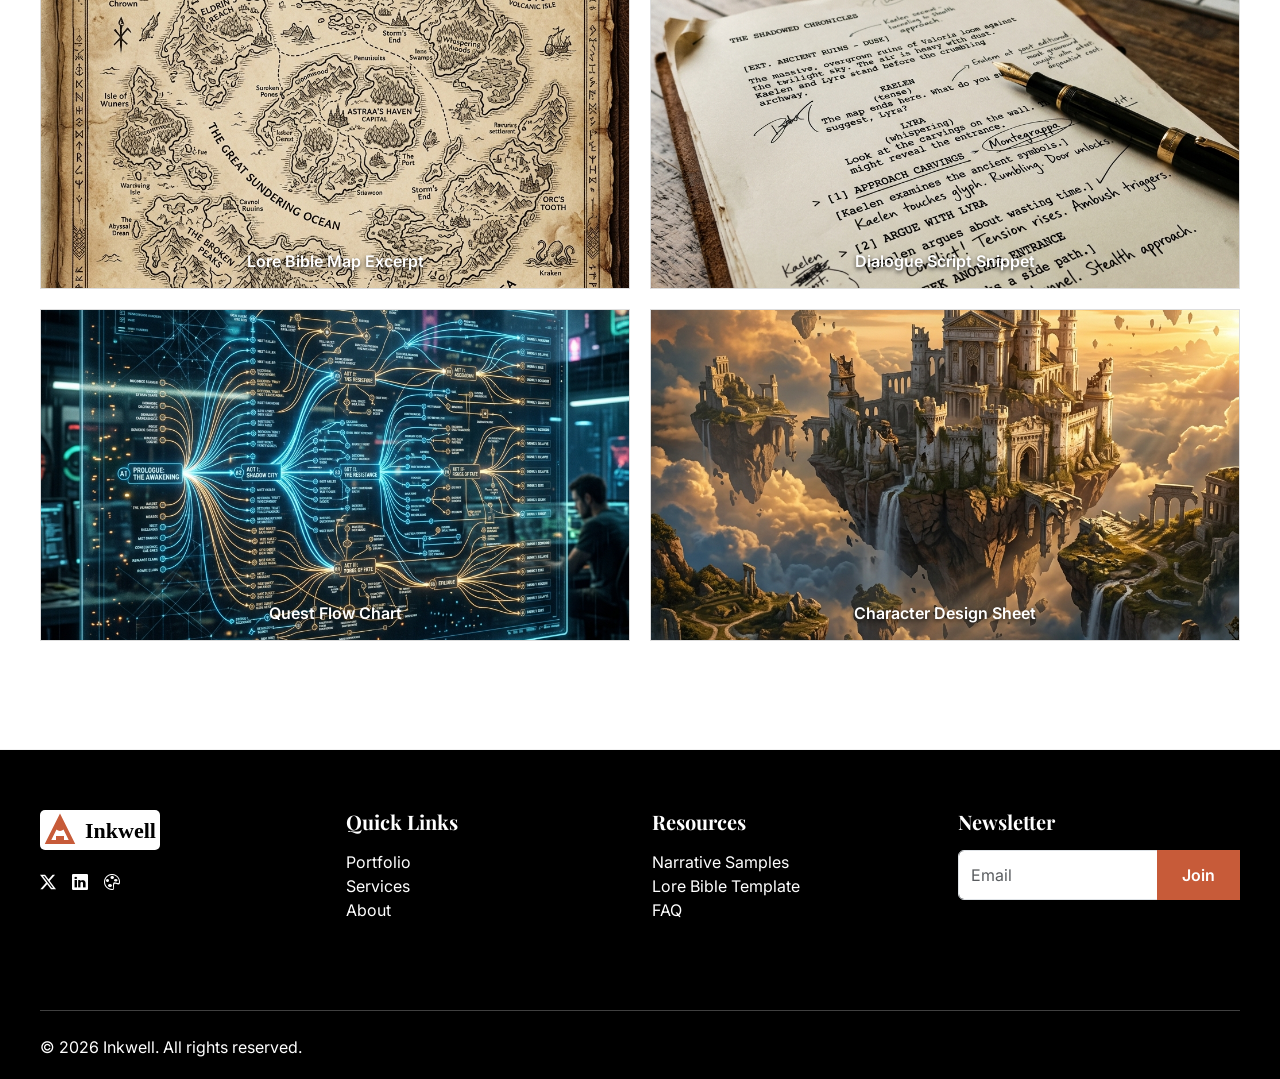
<file: project-details.html>
<!DOCTYPE html>
<html lang="en">
<head>
    <meta charset="UTF-8">
    <meta name="viewport" content="width=device-width, initial-scale=1.0">
    <title>Project Details | Inkwell</title>
    <!-- Preconnect to external origins -->
    <link rel="preconnect" href="https://fonts.googleapis.com">
    <link rel="preconnect" href="https://fonts.gstatic.com" crossorigin>

    <!-- Bootstrap 5 CSS -->
    <link href="https://cdn.jsdelivr.net/npm/bootstrap@5.3.0/dist/css/bootstrap.min.css" rel="stylesheet">
    <!-- Google Fonts -->
    <link href="https://fonts.googleapis.com/css2?family=Playfair+Display:wght@700&family=Inter:wght@400;600&display=swap" rel="stylesheet">
    <!-- Bootstrap Icons -->
    <link rel="stylesheet" href="https://cdn.jsdelivr.net/npm/bootstrap-icons@1.11.0/font/bootstrap-icons.css">
    <!-- Custom Styles -->
    <link rel="stylesheet" href="assets/css/style.css">
    <link rel="stylesheet" href="assets/css/dark-mode.css">
    <link rel="stylesheet" href="assets/css/rtl.css">
    <link rel="icon" type="image/svg+xml" href="assets/images/logo.svg">
    <style>
        /* Project Details specific styles */
        .project-hero {
            padding: 120px 0 80px;
            color: #FFF;
        }

        .system-diagram {
            background: #F9F9F9;
            padding: 50px;
            border: 2px dashed var(--accent-amber);
            position: relative;
        }

        .node {
            padding: 15px;
            background: #FFF;
            border: 2px solid var(--primary-black);
            display: inline-block;
            margin: 10px;
            position: relative;
        }

        .node::after {
            content: '';
            position: absolute;
            width: 20px;
            height: 2px;
            background: var(--accent-amber);
            right: -22px;
            top: 50%;
        }

        .node:last-child::after { display: none; }

        .gallery-grid {
            display: grid;
            grid-template-columns: repeat(2, 1fr);
            gap: 20px;
        }

        .gallery-item {
            aspect-ratio: 16/9;
            background-size: cover;
            background-position: center;
            border: 1px solid #DDD;
            display: flex;
            align-items: flex-end;
            justify-content: center;
            padding: 15px;
            color: #FFF;
            text-shadow: 0 2px 4px rgba(0,0,0,0.8);
            font-weight: 600;
        }

        body.dark-mode .system-diagram {
            background: #2A2A2A;
        }

        body.dark-mode .node {
            background: #000;
            color: #FFF;
            border-color: #444;
        }
    </style>
</head>
<body>

    <!-- Header -->
    <header class="sticky-top bg-white">
        <nav class="navbar navbar-expand-custom container">
            <a class="navbar-brand d-flex align-items-center" href="index.html">
                <img src="assets/images/logo-lockup.svg" alt="Inkwell" class="brand-lockup">
            </a>
            
            <button class="navbar-toggler" type="button" data-bs-toggle="offcanvas" data-bs-target="#mobileNav">
                <span class="navbar-toggler-icon"></span>
            </button>

            <div class="collapse navbar-collapse">
                <ul class="navbar-nav mx-auto">
                    <li class="nav-item"><a class="nav-link" href="index.html">Home</a></li>
                    <li class="nav-item"><a class="nav-link" href="home-2.html">Home 2</a></li>
                    <li class="nav-item"><a class="nav-link active" href="portfolio.html">Portfolio</a></li>
                    <li class="nav-item"><a class="nav-link" href="services.html">Services</a></li>
                    <li class="nav-item"><a class="nav-link" href="about.html">About</a></li>
                    <li class="nav-item"><a class="nav-link" href="contact.html">Contact</a></li>
                </ul>
            </div>            <div class="d-flex align-items-center d-flex-desktop">
                <a href="contact.html" class="btn btn-primary me-3">Reach Me</a>
            </div>
            <div class="theme-controls theme-controls-mobile">
                <button id="theme-toggle" class="btn btn-link text-dark p-0 me-3"><i id="theme-icon" class="bi bi-moon-stars-fill"></i></button>
                <button id="rtl-toggle" class="btn btn-link text-dark p-0">RTL</button>
            </div>
        </nav>
    </header>

    <!-- Mobile Nav Offcanvas -->
    <div class="offcanvas offcanvas-start" tabindex="-1" id="mobileNav">
        <div class="offcanvas-header">
            <h5 class="offcanvas-title">Menu</h5>
            <button type="button" class="btn-close" data-bs-dismiss="offcanvas"></button>
        </div>
        <div class="offcanvas-body">
            <ul class="navbar-nav">
                <li class="nav-item"><a class="nav-link" href="index.html">Home</a></li>
                <li class="nav-item"><a class="nav-link" href="home-2.html">Home 2</a></li>
                <li class="nav-item"><a class="nav-link" href="portfolio.html">Portfolio</a></li>
                <li class="nav-item"><a class="nav-link" href="services.html">Services</a></li>
                <li class="nav-item"><a class="nav-link" href="about.html">About</a></li>
                <li class="nav-item"><a class="nav-link" href="contact.html">Contact</a></li>

            </ul>                <li class="nav-item">
                    <a class="btn btn-primary w-100" href="contact.html">Reach Me</a>
                </li>        </div>
    </div>

    <!-- Section 1: Project Hero -->
    <section class="project-hero text-center">
        <div class="container">
            <h1 id="project-title" class="mb-3">Aether's Fall</h1>
            <p id="project-genre" class="text-uppercase tracking-widest text-accent mb-2">Epic Fantasy RPG</p>
            <p id="project-role" class="lead">Lead Narrative Designer @ Ironbound Interactive</p>
        </div>
    </section>

    <!-- Section 2: The Challenge & Solution -->
    <section class="container">
        <div class="row g-5">
            <div class="col-md-6">
                <h2 class="mb-4">The Challenge</h2>
                <p id="project-challenge">The client needed a narrative system that could support 40+ hours of gameplay while maintaining consistent character arcs across hundreds of player choices. The world required a deep sense of history and factional conflict that felt systemic rather than scripted.</p>
            </div>
            <div class="col-md-6">
                <h2 class="mb-4">The Solution</h2>
                <p id="project-solution">I architected a modular branching system where player choices were tracked across three main narrative pillars: Morality, Faction Loyalty, and Personal Relationships. This allowed for dynamic dialogue barks and quest variations that felt tailored to each player's unique journey.</p>
            </div>
        </div>
    </section>

    <!-- Section 3: Narrative Systems -->
    <section class="bg-light bg-hud">
        <div class="container">
            <h2>Narrative Systems</h2>
            <div class="system-diagram mx-auto text-center" style="max-width: 800px;">
                <div id="system-node-1" class="node">Choice A</div>
                <div id="system-node-2" class="node">Consequence X</div>
                <div id="system-node-3" class="node">New Dialogue Node</div>
                <div id="system-node-4" class="node">Quest Outcome</div>
                <p id="system-caption" class="mt-4 small text-muted">A simplified visualization of the branching logic used in the main campaign.</p>
            </div>
        </div>
    </section>

    <!-- Section 4: Gallery -->
    <section class="container">
        <h2>Gallery & Artifacts</h2>
        <div class="gallery-grid">
            <div id="gallery-item-1" class="gallery-item lazy-bg" data-bg="assets/images/gallery-map.jpg">Lore Bible Map Excerpt</div>
            <div id="gallery-item-2" class="gallery-item lazy-bg" data-bg="assets/images/gallery-script.jpg">Dialogue Script Snippet</div>
            <div id="gallery-item-3" class="gallery-item lazy-bg" data-bg="assets/images/gallery-flow.jpg">Quest Flow Chart</div>
            <div id="gallery-item-4" class="gallery-item lazy-bg" data-bg="assets/images/game-aether.png">Character Design Sheet</div>
        </div>
    </section>

    <!-- Footer -->
    <footer>
        <div class="container">
            <div class="row">
                <div class="col-md-3 mb-4">
                    <div class="footer-brand">
                        <img src="assets/images/logo-lockup.svg" alt="Inkwell" class="footer-logo-img">
                    </div>
                    <div class="d-flex gap-3">
                        <a href="#"><i class="bi bi-twitter-x"></i></a>
                        <a href="#"><i class="bi bi-linkedin"></i></a>
                        <a href="#"><i class="bi bi-palette"></i></a>
                    </div>
                </div>
                <div class="col-md-3 mb-4">
                    <h5>Quick Links</h5>
                    <ul class="list-unstyled">
                        <li><a href="portfolio.html">Portfolio</a></li>
                        <li><a href="services.html">Services</a></li>
                        <li><a href="about.html">About</a></li>
                    </ul>
                </div>
                <div class="col-md-3 mb-4">
                    <h5>Resources</h5>
                    <ul class="list-unstyled">
                        <li><a href="#">Narrative Samples</a></li>
                        <li><a href="#">Lore Bible Template</a></li>
                        <li><a href="#">FAQ</a></li>
                    </ul>
                </div>
                <div class="col-md-3 mb-4">
                    <h5>Newsletter</h5>
                    <form>
                        <div class="input-group">
                            <input type="email" class="form-control" placeholder="Email">
                            <button class="btn btn-primary">Join</button>
                        </div>
                    </form>
                </div>
            </div>
            <hr class="mt-5 mb-4">
            <div class="d-flex justify-content-between align-items-center">
                <p class="mb-0">© 2026 Inkwell. All rights reserved.</p>
                <button id="back-to-top" class="btn btn-primary btn-sm"><img src="assets/images/arrow-up.svg" alt="Top" class="icon-img" loading="lazy" decoding="async"></button>
            </div>
        </div>
    </footer>

    <!-- Bootstrap 5 JS Bundle -->
    <script src="https://cdn.jsdelivr.net/npm/bootstrap@5.3.0/dist/js/bootstrap.bundle.min.js"></script>
    <!-- Custom JS -->
    <script src="assets/js/main.js"></script>
</body>
</html>
</file>
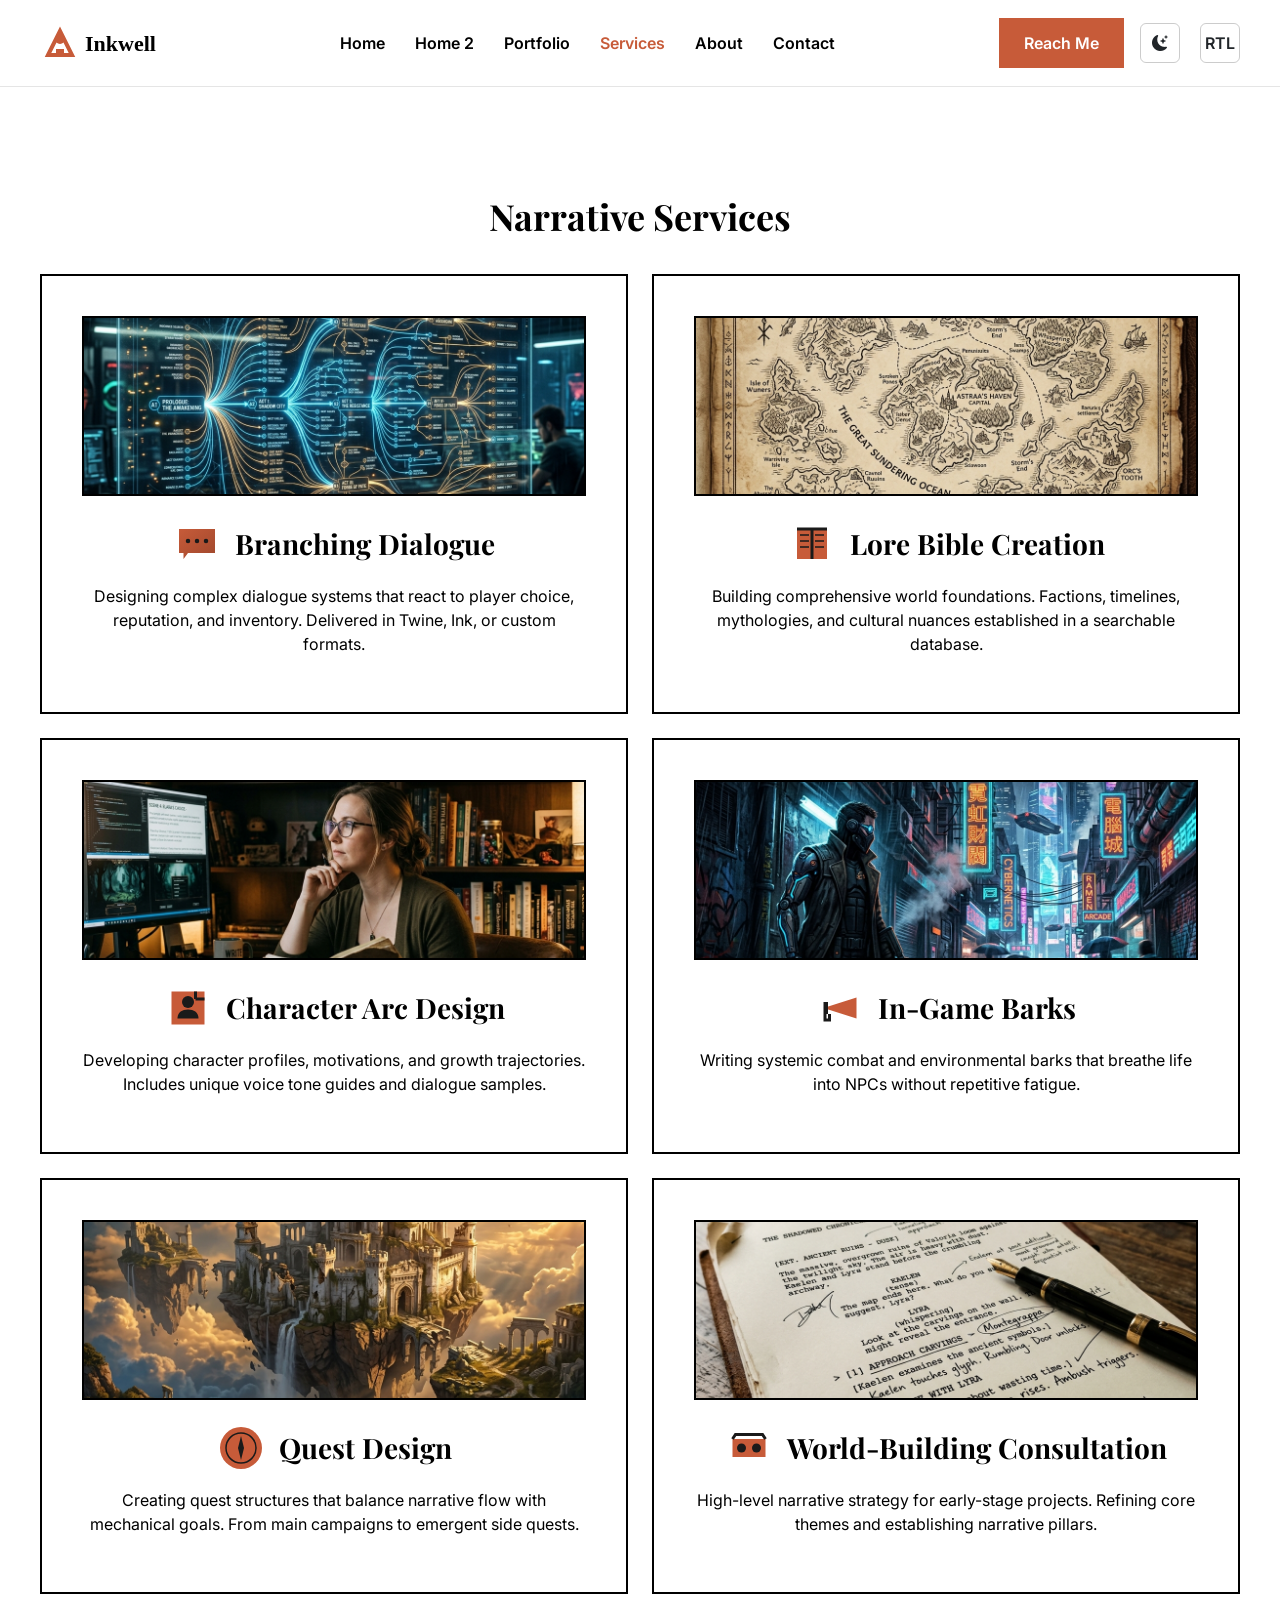
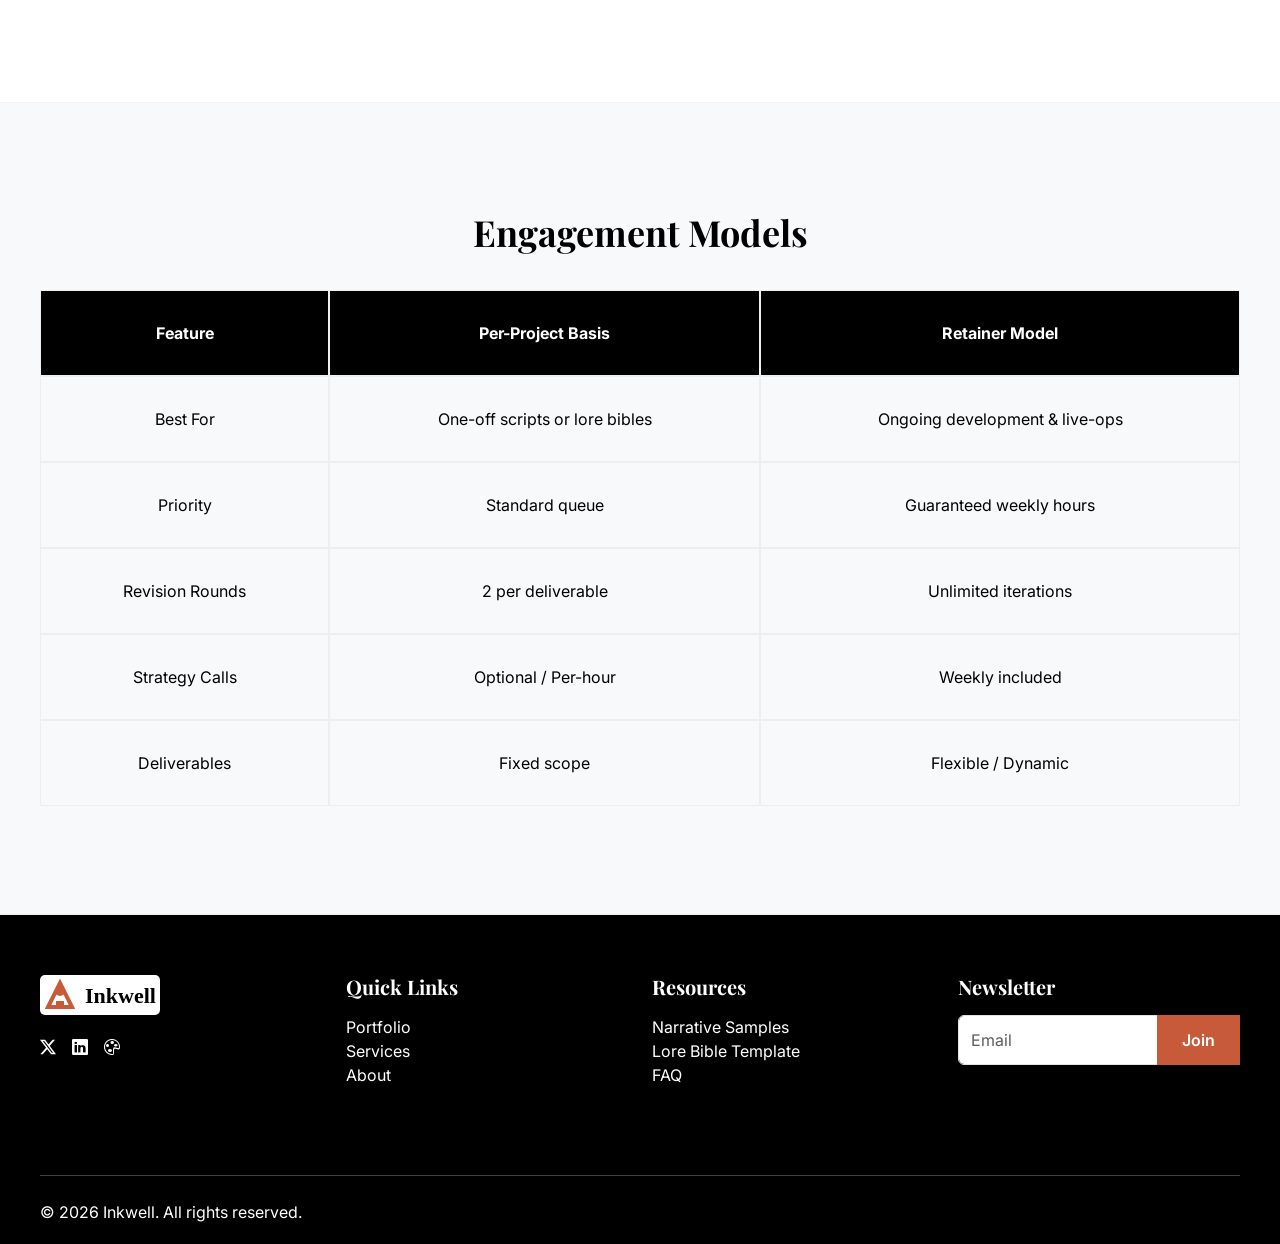
<file: services.html>
<!DOCTYPE html>
<html lang="en">
<head>
    <meta charset="UTF-8">
    <meta name="viewport" content="width=device-width, initial-scale=1.0">
    <title>Services | Inkwell</title>
    <!-- Preconnect to external origins -->
    <link rel="preconnect" href="https://fonts.googleapis.com">
    <link rel="preconnect" href="https://fonts.gstatic.com" crossorigin>

    <!-- Bootstrap 5 CSS -->
    <link href="https://cdn.jsdelivr.net/npm/bootstrap@5.3.0/dist/css/bootstrap.min.css" rel="stylesheet">
    <!-- Google Fonts -->
    <link href="https://fonts.googleapis.com/css2?family=Playfair+Display:wght@700&family=Inter:wght@400;600&display=swap" rel="stylesheet">
    <!-- Bootstrap Icons -->
    <link rel="stylesheet" href="https://cdn.jsdelivr.net/npm/bootstrap-icons@1.11.0/font/bootstrap-icons.css">
    <!-- Custom Styles -->
    <link rel="stylesheet" href="assets/css/style.css">
    <link rel="stylesheet" href="assets/css/dark-mode.css">
    <link rel="stylesheet" href="assets/css/rtl.css">
    <link rel="icon" type="image/svg+xml" href="assets/images/logo.svg">
    <style>
        /* Services-specific styles */
        .service-card {
            border: 2px solid var(--primary-black);
            padding: 40px;
            height: 100%;
            transition: 0.3s;
            position: relative;
            overflow: hidden;
            background: var(--primary-white);
            text-align: center;
        }

        .service-thumb {
            width: 100%;
            height: 180px;
            display: block;
            object-fit: cover;
            border: 2px solid var(--primary-black);
            margin-bottom: 24px;
        }

        .service-card:hover {
            border-color: var(--accent-amber);
            transform: translateY(-10px);
        }

        .service-card:hover .service-thumb {
            border-color: var(--accent-amber);
        }

        .service-card-header {
            display: flex;
            align-items: center;
            justify-content: center;
            gap: 14px;
            margin-bottom: 16px;
        }

        .service-icon {
            font-size: 3rem;
            color: var(--accent-amber);
            margin-bottom: 0;
            display: inline-flex;
            flex: 0 0 auto;
            line-height: 1;
        }

        .service-card h3 {
            margin-bottom: 0;
        }

        @media (max-width: 575px) {
            .service-card-header {
                flex-direction: column;
            }
        }

        .comparison-table {
            border-collapse: separate;
            border-spacing: 0;
            width: 100%;
        }

        .comparison-table th, .comparison-table td {
            padding: 30px;
            border: 1px solid #EEE;
        }

        .comparison-table th {
            background: var(--primary-black);
            color: #FFF;
            text-align: center;
        }

        .comparison-table td {
            text-align: center;
        }

        .comparison-table tr:hover td {
            background: #F9F9F9;
        }

        body.dark-mode .service-card {
            background: #2A2A2A;
            border-color: #444;
            color: #FFF;
        }

        body.dark-mode .service-thumb {
            border-color: #444;
        }

        body.dark-mode .comparison-table th {
            background: #000;
        }

        body.dark-mode .comparison-table td {
            border-color: #333;
            color: #FFF;
        }

        body.dark-mode .comparison-table tr:hover td {
            background: #333;
        }
    </style>
</head>
<body>

    <!-- Header -->
    <header class="sticky-top bg-white">
        <nav class="navbar navbar-expand-custom container">
            <a class="navbar-brand d-flex align-items-center" href="index.html">
                <img src="assets/images/logo-lockup.svg" alt="Inkwell" class="brand-lockup">
            </a>
            
            <button class="navbar-toggler" type="button" data-bs-toggle="offcanvas" data-bs-target="#mobileNav">
                <span class="navbar-toggler-icon"></span>
            </button>

            <div class="collapse navbar-collapse">
                <ul class="navbar-nav mx-auto">
                    <li class="nav-item"><a class="nav-link" href="index.html">Home</a></li>
                    <li class="nav-item"><a class="nav-link" href="home-2.html">Home 2</a></li>
                    <li class="nav-item"><a class="nav-link" href="portfolio.html">Portfolio</a></li>
                    <li class="nav-item"><a class="nav-link active" href="services.html">Services</a></li>
                    <li class="nav-item"><a class="nav-link" href="about.html">About</a></li>
                    <li class="nav-item"><a class="nav-link" href="contact.html">Contact</a></li>
                </ul>
            </div>            <div class="d-flex align-items-center d-flex-desktop">
                <a href="contact.html" class="btn btn-primary me-3">Reach Me</a>
            </div>
            <div class="theme-controls theme-controls-mobile">
                <button id="theme-toggle" class="btn btn-link text-dark p-0 me-3"><i id="theme-icon" class="bi bi-moon-stars-fill"></i></button>
                <button id="rtl-toggle" class="btn btn-link text-dark p-0">RTL</button>
            </div>
        </nav>
    </header>

    <!-- Mobile Nav Offcanvas -->
    <div class="offcanvas offcanvas-start" tabindex="-1" id="mobileNav">
        <div class="offcanvas-header">
            <h5 class="offcanvas-title">Menu</h5>
            <button type="button" class="btn-close" data-bs-dismiss="offcanvas"></button>
        </div>
        <div class="offcanvas-body">
            <ul class="navbar-nav">
                <li class="nav-item"><a class="nav-link" href="index.html">Home</a></li>
                <li class="nav-item"><a class="nav-link" href="home-2.html">Home 2</a></li>
                <li class="nav-item"><a class="nav-link" href="portfolio.html">Portfolio</a></li>
                <li class="nav-item"><a class="nav-link" href="services.html">Services</a></li>
                <li class="nav-item"><a class="nav-link" href="about.html">About</a></li>
                <li class="nav-item"><a class="nav-link" href="contact.html">Contact</a></li>

            </ul>                <li class="nav-item mt-3">
                    <a class="btn btn-primary w-100" href="contact.html">Reach Me</a>
                </li>        </div>
    </div>

    <!-- Section 1: Service Catalog -->
    <section class="container">
        <h2>Narrative Services</h2>
        <div class="row g-4">
            <div class="col-md-6">
                <div class="service-card">
                    <img src="assets/images/gallery-flow.jpg" alt="Flowchart-style image representing branching dialogue structure" class="service-thumb" loading="lazy" decoding="async">
                    <div class="service-card-header">
                        <img src="assets/images/chat-dots.svg" alt="Icon" class="icon-img icon-lg service-icon" loading="lazy" decoding="async">
                        <h3>Branching Dialogue</h3>
                    </div>
                    <p>Designing complex dialogue systems that react to player choice, reputation, and inventory. Delivered in Twine, Ink, or custom formats.</p>
                </div>
            </div>
            <div class="col-md-6">
                <div class="service-card">
                    <img src="assets/images/gallery-map.jpg" alt="World map image representing lore and world-building" class="service-thumb" loading="lazy" decoding="async">
                    <div class="service-card-header">
                        <img src="assets/images/book.svg" alt="Icon" class="icon-img icon-lg service-icon" loading="lazy" decoding="async">
                        <h3>Lore Bible Creation</h3>
                    </div>
                    <p>Building comprehensive world foundations. Factions, timelines, mythologies, and cultural nuances established in a searchable database.</p>
                </div>
            </div>
            <div class="col-md-6">
                <div class="service-card">
                    <img src="assets/images/profile-inkwell.jpg" alt="Portrait image representing character profiles and voice" class="service-thumb" loading="lazy" decoding="async">
                    <div class="service-card-header">
                        <img src="assets/images/person-badge.svg" alt="Icon" class="icon-img icon-lg service-icon" loading="lazy" decoding="async">
                        <h3>Character Arc Design</h3>
                    </div>
                    <p>Developing character profiles, motivations, and growth trajectories. Includes unique voice tone guides and dialogue samples.</p>
                </div>
            </div>
            <div class="col-md-6">
                <div class="service-card">
                    <img src="assets/images/game-neon.jpg" alt="Futuristic game scene representing in-game barks and NPC reactions" class="service-thumb" loading="lazy" decoding="async">
                    <div class="service-card-header">
                        <img src="assets/images/megaphone.svg" alt="Icon" class="icon-img icon-lg service-icon" loading="lazy" decoding="async">
                        <h3>In-Game Barks</h3>
                    </div>
                    <p>Writing systemic combat and environmental barks that breathe life into NPCs without repetitive fatigue.</p>
                </div>
            </div>
            <div class="col-md-6">
                <div class="service-card">
                    <img src="assets/images/game-aether.png" alt="Fantasy game artwork representing quest design and narrative flow" class="service-thumb" loading="lazy" decoding="async">
                    <div class="service-card-header">
                        <img src="assets/images/compass.svg" alt="Icon" class="icon-img icon-lg service-icon" loading="lazy" decoding="async">
                        <h3>Quest Design</h3>
                    </div>
                    <p>Creating quest structures that balance narrative flow with mechanical goals. From main campaigns to emergent side quests.</p>
                </div>
            </div>
            <div class="col-md-6">
                <div class="service-card">
                    <img src="assets/images/gallery-script.jpg" alt="Script page image representing narrative consultation and story structure" class="service-thumb" loading="lazy" decoding="async">
                    <div class="service-card-header">
                        <img src="assets/images/vr.svg" alt="Icon" class="icon-img icon-lg service-icon" loading="lazy" decoding="async">
                        <h3>World-Building Consultation</h3>
                    </div>
                    <p>High-level narrative strategy for early-stage projects. Refining core themes and establishing narrative pillars.</p>
                </div>
            </div>
        </div>
    </section>

    <!-- Section 2: Engagement Models (Pricing) -->
    <section class="bg-light">
        <div class="container">
            <h2>Engagement Models</h2>
            <div class="table-responsive">
                <table class="comparison-table">
                    <thead>
                        <tr>
                            <th>Feature</th>
                            <th>Per-Project Basis</th>
                            <th>Retainer Model</th>
                        </tr>
                    </thead>
                    <tbody>
                        <tr>
                            <td>Best For</td>
                            <td>One-off scripts or lore bibles</td>
                            <td>Ongoing development & live-ops</td>
                        </tr>
                        <tr>
                            <td>Priority</td>
                            <td>Standard queue</td>
                            <td>Guaranteed weekly hours</td>
                        </tr>
                        <tr>
                            <td>Revision Rounds</td>
                            <td>2 per deliverable</td>
                            <td>Unlimited iterations</td>
                        </tr>
                        <tr>
                            <td>Strategy Calls</td>
                            <td>Optional / Per-hour</td>
                            <td>Weekly included</td>
                        </tr>
                        <tr>
                            <td>Deliverables</td>
                            <td>Fixed scope</td>
                            <td>Flexible / Dynamic</td>
                        </tr>
                    </tbody>
                </table>
            </div>
        </div>
    </section>

    <!-- Footer -->
    <footer>
        <div class="container">
            <div class="row">
                <div class="col-md-3 mb-4">
                    <div class="footer-brand">
                        <img src="assets/images/logo-lockup.svg" alt="Inkwell" class="footer-logo-img">
                    </div>
                    <div class="d-flex gap-3">
                        <a href="#"><i class="bi bi-twitter-x"></i></a>
                        <a href="#"><i class="bi bi-linkedin"></i></a>
                        <a href="#"><i class="bi bi-palette"></i></a>
                    </div>
                </div>
                <div class="col-md-3 mb-4">
                    <h5>Quick Links</h5>
                    <ul class="list-unstyled">
                        <li><a href="portfolio.html">Portfolio</a></li>
                        <li><a href="services.html">Services</a></li>
                        <li><a href="about.html">About</a></li>
                    </ul>
                </div>
                <div class="col-md-3 mb-4">
                    <h5>Resources</h5>
                    <ul class="list-unstyled">
                        <li><a href="#">Narrative Samples</a></li>
                        <li><a href="#">Lore Bible Template</a></li>
                        <li><a href="#">FAQ</a></li>
                    </ul>
                </div>
                <div class="col-md-3 mb-4">
                    <h5>Newsletter</h5>
                    <form>
                        <div class="input-group">
                            <input type="email" class="form-control" placeholder="Email">
                            <button class="btn btn-primary">Join</button>
                        </div>
                    </form>
                </div>
            </div>
            <hr class="mt-5 mb-4">
            <div class="d-flex justify-content-between align-items-center">
                <p class="mb-0">© 2026 Inkwell. All rights reserved.</p>
                <button id="back-to-top" class="btn btn-primary btn-sm"><img src="assets/images/arrow-up.svg" alt="Top" class="icon-img" loading="lazy" decoding="async"></button>
            </div>
        </div>
    </footer>

    <!-- Bootstrap 5 JS Bundle -->
    <script src="https://cdn.jsdelivr.net/npm/bootstrap@5.3.0/dist/js/bootstrap.bundle.min.js"></script>
    <!-- Custom JS -->
    <script src="assets/js/main.js"></script>
</body>
</html>
</file>
<file: assets/css/style.css>
/* Inkwell - Main Style Sheet */


:root {
    --primary-black: #000;
    --primary-white: #FFF;
    --accent-amber: #C75B39;
    --font-heading: 'Playfair Display', serif;
    --font-body: 'Inter', sans-serif;
    --logo-height: 40px;
    --logo-height-mobile: 32px;
}

body {
    background-color: var(--primary-white);
    color: var(--primary-black);
    font-family: var(--font-body);
    font-size: clamp(16px, 1.2vw, 18px);
    line-height: 1.5;
    overflow-x: hidden;
    transition: background-color 0.3s ease, color 0.3s ease;
}

body,
header,
footer,
section,
.card,
.game-card,
.skill-tag,
.sample-folder,
.service-card,
.offcanvas,
input,
textarea,
select {
    transition: background-color 0.3s ease, color 0.3s ease, border-color 0.3s ease;
}

h1,
h2,
h3,
h4,
h5,
h6 {
    font-family: var(--font-heading);
    font-weight: 700;
    text-align: center;
    margin-bottom: clamp(20px, 4vh, 40px);
}

h1 {
    font-size: clamp(32px, 5vw, 48px);
    line-height: 1.1;
}

h2 {
    font-size: clamp(28px, 4vw, 36px);
    line-height: 1.2;
}

h3 {
    font-size: clamp(24px, 3vw, 28px);
    line-height: 1.2;
}

a {
    color: var(--accent-amber);
    text-decoration: none;
    transition: 0.3s;
}

a:hover {
    color: var(--primary-black);
}

.btn-primary {
    background-color: var(--accent-amber);
    border-color: var(--accent-amber);
    color: var(--primary-white);
    padding: 12px 24px;
    font-weight: 600;
    border-radius: 0;
    transition: 0.3s;
}

.btn-primary:hover {
    background-color: var(--primary-black);
    border-color: var(--primary-black);
    color: var(--primary-white);
}

.btn-secondary {
    background-color: transparent;
    border: 2px solid var(--accent-amber);
    color: var(--accent-amber);
    padding: 12px 24px;
    font-weight: 600;
    border-radius: 0;
    transition: 0.3s;
}

.btn-secondary:hover {
    background-color: var(--accent-amber);
    color: var(--primary-white);
}

/* Header & Navigation */
header {
    padding: 10px 0;
    border-bottom: 1px solid rgba(0, 0, 0, 0.1);
}

.navbar.navbar-expand-custom {
    align-items: center;
}

.navbar-brand {
    font-family: var(--font-heading);
    font-size: 24px;
    color: var(--primary-black) !important;
}

.navbar-brand .brand-lockup {
    height: var(--logo-height);
    width: auto;
    flex: 0 0 auto;
    display: block;
}

.nav-link {
    color: var(--primary-black) !important;
    font-weight: 600;
    margin: 0 15px;
}

.nav-link:hover,
.nav-link.active {
    color: var(--accent-amber) !important;
}

.offcanvas .nav-link {
    margin: 0;
    padding: 12px 16px;
    border-bottom: 1px solid rgba(0, 0, 0, 0.08);
    display: block;
}

.offcanvas .nav-link:hover {
    background-color: rgba(199, 91, 57, 0.12);
    color: var(--primary-black) !important;
}

.offcanvas .nav-link.active {
    background-color: var(--accent-amber);
    border-bottom-color: var(--accent-amber);
    color: #FFF !important;
}

/* Responsive Navigation */
@media (max-width: 1100px) {
    .navbar.navbar-expand-custom {
        display: flex;
        align-items: center;
        column-gap: 8px;
    }

    .navbar-expand-custom .navbar-collapse {
        display: none !important;
    }

    .navbar-expand-custom .navbar-toggler {
        display: block !important;
    }

    .navbar-expand-custom .navbar-nav {
        flex-direction: column;
    }

    .navbar-expand-custom .d-flex-desktop {
        display: none !important;
        /* Hide desktop specific CTAs */
    }

    .navbar-brand {
        order: 1;
        margin: 0 !important;
    }

    .theme-controls-mobile {
        position: static;
        display: inline-flex;
        align-items: center;
        gap: 8px;
        order: 2;
        margin-inline-start: auto;
        z-index: 1050;
        white-space: nowrap;
    }

    .theme-controls-mobile #theme-toggle,
    .theme-controls-mobile #rtl-toggle {
        margin: 0 !important;
    }

    .navbar-toggler {
        order: 3;
        margin: 0 !important;
    }
}

@media (max-width: 420px) {
    .navbar.navbar-expand-custom {
        column-gap: 6px;
    }

    .navbar-brand {
        font-size: 20px;
    }

    .navbar-brand svg,
    .navbar-brand .brand-lockup {
        height: var(--logo-height-mobile);
    }

    .theme-controls-mobile {
        gap: 6px;
    }

    #theme-toggle {
        width: 34px;
        height: 34px;
    }

    #rtl-toggle {
        width: 34px;
        height: 34px;
        padding: 0;
        font-size: 13px;
    }

    .navbar-toggler {
        width: 34px;
        height: 34px;
    }

    .footer-logo-img {
        height: var(--logo-height-mobile);
    }
}

#theme-toggle,
#rtl-toggle {
    border: 1px solid rgba(0, 0, 0, 0.2);
    border-radius: 6px;
    background-color: transparent;
    padding: 6px 12px;
    line-height: 1;
    text-decoration: none;
}

#theme-toggle {
    width: 40px;
    height: 40px;
    display: inline-flex;
    align-items: center;
    justify-content: center;
    padding: 0;
}

#rtl-toggle {
    width: 40px;
    height: 40px;
    font-weight: 600;
    display: inline-flex;
    align-items: center;
    justify-content: center;
    padding: 0;
}

.navbar-toggler {
    width: 40px;
    height: 40px;
    padding: 0;
    display: inline-flex;
    align-items: center;
    justify-content: center;
}

@media (min-width: 1101px) {
    .navbar-expand-custom .navbar-collapse {
        display: flex !important;
        flex-basis: auto;
    }

    .navbar-expand-custom .navbar-toggler {
        display: none !important;
    }

    .navbar-expand-custom .navbar-nav {
        flex-direction: row;
    }
}

/* Section Spacing */
section {
    padding: clamp(60px, 12vh, 120px) 0;
    border-bottom: 1px solid rgba(0, 0, 0, 0.05);
}

.container {
    max-width: 1300px;
    padding-left: clamp(15px, 5vw, 40px);
    padding-right: clamp(15px, 5vw, 40px);
}

/* Footer */
footer {
    background-color: var(--primary-black);
    color: var(--primary-white);
    padding: 60px 0 20px;
}

footer a {
    color: var(--primary-white);
}

footer a:hover {
    color: var(--accent-amber);
}

footer h1,
footer h2,
footer h3,
footer h4,
footer h5,
footer h6 {
    text-align: left;
    margin-bottom: 16px;
}

.footer-brand {
    display: flex;
    align-items: center;
    gap: 12px;
    margin-bottom: 20px;
}

.footer-logo-img {
    height: var(--logo-height);
    width: auto;
    max-width: 220px;
    flex: 0 0 auto;
}

.footer-logo {
    font-family: var(--font-heading);
    font-size: 28px;
    margin: 0;
    display: inline-block;
    line-height: 1;
}

.contact-card {
    border-radius: 0;
    border: 1px solid rgba(0, 0, 0, 0.12);
    box-shadow: 0 18px 40px rgba(0, 0, 0, 0.06);
}

.contact-card .card-body {
    padding: 28px;
}

.contact-map {
    filter: grayscale(1) invert(0.9);
    border: 2px solid var(--accent-amber);
}

.contact-link {
    padding: 10px 12px;
    border: 1px solid rgba(0, 0, 0, 0.08);
    border-inline-start: 3px solid transparent;
    transition: transform 0.2s ease, background-color 0.2s ease, border-color 0.2s ease, color 0.2s ease;
}

.contact-link i {
    transition: transform 0.2s ease, filter 0.2s ease;
}

.contact-link:hover,
.contact-link:focus-visible {
    background-color: rgba(199, 91, 57, 0.08);
    border-color: rgba(199, 91, 57, 0.35);
    border-inline-start-color: var(--accent-amber);
    transform: translateX(4px);
}

[dir="rtl"] .contact-link:hover,
[dir="rtl"] .contact-link:focus-visible {
    transform: translateX(-4px);
}

.contact-link:hover i,
.contact-link:focus-visible i {
    transform: scale(1.08);
    filter: drop-shadow(0 10px 18px rgba(0, 0, 0, 0.12));
}

body.dark-mode .contact-card {
    border-color: var(--dark-border);
}

body.dark-mode .contact-link {
    color: #FFF !important;
    border-color: var(--dark-border);
}

body.dark-mode .contact-link:hover,
body.dark-mode .contact-link:focus-visible {
    background-color: rgba(199, 91, 57, 0.16);
    border-color: rgba(199, 91, 57, 0.45);
}

@media (max-width: 767.98px) {
    .contact-card .card-body {
        padding: 20px;
    }
}

/* Utilities */
.text-accent {
    color: var(--accent-amber) !important;
}

.bg-accent {
    background-color: var(--accent-amber) !important;
}

.text-fixed-white {
    color: #FFF !important;
}

.text-fixed-black {
    color: #000 !important;
}

/* Image Icons */
.icon-img {
    height: 1.2em;
    width: auto;
    vertical-align: -0.2em;
    display: inline-block;
}

.icon-md {
    height: 2rem;
}

.icon-lg {
    height: 3rem;
}

.icon-xl {
    height: 4rem;
}

/* Page Specific Hero Enhancements */
.hero-section {
    background: linear-gradient(rgba(0, 0, 0, 0.75), rgba(0, 0, 0, 0.5)), url('../images/hero-bg.png') center/cover no-repeat !important;
}

.hero-v2 {
    background: linear-gradient(rgba(0, 0, 0, 0.6), rgba(0, 0, 0, 0.4)), url('../images/hero-v2-bg.jpg') center/cover no-repeat !important;
}

.project-hero {
    background: linear-gradient(rgba(0, 0, 0, 0.85), rgba(0, 0, 0, 0.6)), url('../images/hero-bg.png') center/cover no-repeat !important;
    background-attachment: fixed;
}

.bg-hud:not(.lazy-bg) {
    background-image: url('../images/pattern-hud.png');
    background-size: cover;
    background-attachment: fixed;
    background-blend-mode: overlay;
    position: relative;
}
.bg-hud {
    background-size: cover;
    background-attachment: fixed;
    background-blend-mode: overlay;
    position: relative;
}

.bg-hud::before {
    content: '';
    position: absolute;
    top: 0;
    left: 0;
    width: 100%;
    height: 100%;
    background: rgba(0, 0, 0, 0.05);
    pointer-events: none;
}

/* Glassmorphic Card for Hero */
.hero-card {
    background: rgba(0, 0, 0, 0.45);
    backdrop-filter: blur(12px);
    -webkit-backdrop-filter: blur(12px);
    border: 1px solid rgba(255, 255, 255, 0.15);
    padding: clamp(30px, 5vw, 60px);
    border-radius: 4px;
    max-width: 900px;
    margin: 0 auto;
    box-shadow: 0 25px 50px -12px rgba(0, 0, 0, 0.5);
}

/* Narrative Process Section Styles */
.process-step {
    text-align: center;
    padding: 30px;
    position: relative;
    z-index: 1;
}

.process-icon-wrapper {
    width: 100px;
    height: 100px;
    background: var(--primary-white);
    border: 2px solid var(--accent-amber);
    display: flex;
    align-items: center;
    justify-content: center;
    margin: 0 auto 24px;
    border-radius: 50%;
    transition: 0.3s;
    box-shadow: 0 10px 20px rgba(0, 0, 0, 0.05);
}

.process-step:hover .process-icon-wrapper {
    transform: translateY(-10px) scale(1.1);
    background: var(--accent-amber);
    border-color: var(--accent-amber);
}

.process-step:hover .process-icon-wrapper .icon-img {
    filter: brightness(0) invert(1);
}

.process-step h4 {
    margin-bottom: 12px;
}

.process-line {
    position: absolute;
    top: 50px;
    left: 50%;
    width: 100%;
    height: 2px;
    background: repeating-linear-gradient(to right, var(--accent-amber), var(--accent-amber) 10px, transparent 10px, transparent 20px);
    z-index: -1;
    opacity: 0.3;
}

@media (max-width: 991px) {
    .process-line {
        display: none;
    }
}

/* Interactive Dialogue */
.dialogue-ui #dialogue-choices {
    display: grid;
    grid-template-columns: 1fr;
    gap: 12px;
}

@media (min-width: 576px) {
    .dialogue-ui #dialogue-choices {
        grid-template-columns: repeat(3, minmax(0, 1fr));
    }
}

.dialogue-ui #dialogue-choices .dialogue-choice-btn {
    width: 100%;
    min-height: 56px;
    padding: 12px 16px;
    display: flex;
    align-items: center;
    justify-content: center;
    text-align: center;
    line-height: 1.2;
}

/* Project Thumbnail Styling */
.project-thumbnail:not(.lazy-bg) {
    background-size: cover !important;
    background-position: center !important;
}
.project-thumbnail {
    background-size: cover !important;
    background-position: center !important;
}

#back-to-top .icon-img {
    height: 1.15rem;
    width: 1.15rem;
}

/* Password Visibility Toggle */
.password-field-container {
    position: relative;
}

.password-toggle {
    position: absolute;
    top: 50%;
    right: 12px;
    transform: translateY(-50%);
    cursor: pointer;
    z-index: 10;
    font-size: 1.2rem;
    color: var(--primary-black);
    opacity: 0.6;
    transition: opacity 0.2s ease;
}

.password-toggle:hover {
    opacity: 1;
}

[dir="rtl"] .password-toggle {
    right: auto;
    left: 12px;
}

/* Shipped Titles Hover State */
#titles.is-hovered h2 {
    color: var(--primary-white) !important;
}

/* Social Logins */
.social-separator {
    display: flex;
    align-items: center;
    text-align: center;
    margin: 24px 0;
    color: var(--primary-black);
    opacity: 0.4;
}

.social-separator::before,
.social-separator::after {
    content: '';
    flex: 1;
    border-bottom: 1px solid currentColor;
}

.social-separator:not(:empty)::before {
    margin-right: 12px;
}

.social-separator:not(:empty)::after {
    margin-left: 12px;
}

.social-login-grid {
    display: grid;
    grid-template-columns: repeat(4, 1fr);
    gap: 12px;
}

.btn-social {
    display: flex;
    align-items: center;
    justify-content: center;
    padding: 10px;
    border: 1px solid rgba(0, 0, 0, 0.1);
    background-color: transparent;
    color: var(--primary-black);
    font-size: 1.25rem;
    transition: all 0.2s ease;
}

.btn-social:hover {
    background-color: rgba(0, 0, 0, 0.05);
    border-color: rgba(0, 0, 0, 0.2);
    color: var(--accent-amber);
}

body.dark-mode .btn-social {
    border-color: rgba(255, 255, 255, 0.1);
    color: var(--primary-white);
}

body.dark-mode .btn-social:hover {
    background-color: rgba(255, 255, 255, 0.05);
    border-color: rgba(255, 255, 255, 0.2);
}
</file>
<file: assets/css/dark-mode.css>
/* Inkwell - Dark Mode */
:root {
    --dark-bg: #1A1A1A;
    --dark-card: #2A2A2A;
    --dark-border: rgba(255,255,255,0.1);
}

body.dark-mode {
    background-color: var(--dark-bg);
    color: #FFF;
}

body, header, footer, section, .card, .game-card, .skill-tag, .sample-folder, .service-card, .offcanvas, input, textarea, select {
    transition: background-color 0.3s ease, color 0.3s ease, border-color 0.3s ease;
}

body.dark-mode header {
    background-color: var(--dark-bg) !important;
    border-bottom: 1px solid var(--dark-border);
}

body.dark-mode .navbar-brand,
body.dark-mode .nav-link {
    color: #FFF !important;
}

body.dark-mode .nav-link:hover,
body.dark-mode .nav-link.active {
    color: var(--accent-amber) !important;
}

body.dark-mode .navbar-toggler {
    background-color: var(--accent-amber);
    border: none;
}

body.dark-mode .navbar-toggler-icon {
    filter: invert(1);
}

body.dark-mode #theme-toggle,
body.dark-mode #rtl-toggle {
    background-color: var(--accent-amber);
    border: none;
    color: #FFF;
}

body.dark-mode a:hover {
    color: var(--accent-amber);
}

body.dark-mode .btn-primary:hover {
    background-color: #FFF;
    color: var(--dark-bg);
    border-color: #FFF;
}

body.dark-mode .btn-secondary:hover {
    background-color: #FFF;
    color: var(--dark-bg);
    border-color: #FFF;
}

body.dark-mode .btn-outline-dark {
    color: #FFF;
    border-color: rgba(255,255,255,0.35);
}

body.dark-mode .btn-outline-dark:hover,
body.dark-mode .btn-outline-dark:focus {
    background-color: #FFF;
    color: var(--dark-bg);
    border-color: #FFF;
}

body.dark-mode footer {
    background-color: #000;
}

body.dark-mode section {
    border-bottom: 1px solid var(--dark-border);
}

body.dark-mode .bg-light {
    background-color: var(--dark-bg) !important;
}

body.dark-mode .card,
body.dark-mode .offcanvas {
    background-color: var(--dark-card);
    color: #FFF;
}

body.dark-mode .offcanvas .nav-link {
    color: rgba(255,255,255,0.9) !important;
    border-bottom-color: rgba(255,255,255,0.12);
}

body.dark-mode .offcanvas .nav-link:hover {
    background-color: rgba(199, 91, 57, 0.18);
    color: #FFF !important;
}

body.dark-mode .game-card {
    background-color: var(--dark-card);
    color: #FFF;
}

body.dark-mode .shipped-titles-rail .game-card,
body.dark-mode .shipped-titles-rail .game-card:hover,
body.dark-mode .shipped-titles-rail .game-card:focus {
    color: #111;
}

body.dark-mode .skill-tag {
    background-color: var(--dark-card);
    border-color: #444;
    border-bottom-color: #333;
    color: #FFF;
}

body.dark-mode .sample-folder {
    background-color: var(--dark-card);
    border-color: #444;
    color: #FFF;
}

body.dark-mode .service-card {
    background-color: var(--dark-card);
    border-color: #444;
    color: #FFF;
}

body.dark-mode .comparison-table td {
    border-color: var(--dark-border);
    color: #FFF;
}

body.dark-mode .comparison-table tr:hover td {
    background-color: var(--dark-card);
}

body.dark-mode input,
body.dark-mode textarea,
body.dark-mode select {
    background-color: var(--dark-card);
    color: #FFF;
    border-color: var(--dark-border);
}

body.dark-mode input:focus,
body.dark-mode textarea:focus {
    background-color: #333;
    color: #FFF;
    border-color: var(--accent-amber);
}

/* Ensure sections with fixed backgrounds maintain their text color */
.hero-section, .hero-v2, .dialogue-ui, .voice-gallery, .conversion-cta {
    color: #FFF !important;
}

.hero-section h1, .hero-v2 h1, .dialogue-ui h2, .voice-gallery h2, .conversion-cta h2 {
    color: #FFF !important;
}

.hero-section p, .hero-v2 p, .dialogue-ui p, .voice-gallery p, .conversion-cta p {
    color: rgba(255,255,255,0.8) !important;
}
</file>
<file: assets/css/rtl.css>
/* Inkwell - RTL Support */
[dir="rtl"] {
    direction: rtl;
    text-align: right;
}

[dir="rtl"] .ms-auto {
    margin-right: auto !important;
    margin-left: 0 !important;
}

[dir="rtl"] .me-auto {
    margin-left: auto !important;
    margin-right: 0 !important;
}

[dir="rtl"] .navbar-brand {
    margin-right: 0;
    margin-left: 1rem;
}

[dir="rtl"] .navbar-brand .me-2 {
    margin-right: 0 !important;
    margin-left: 0.5rem !important;
}

[dir="rtl"] .navbar-toggler {
    margin-left: 0;
    margin-right: 0;
}

[dir="rtl"] .nav-link {
    margin: 0 0 0 15px;
}

[dir="rtl"] .footer-logo {
    text-align: right;
}

[dir="rtl"] footer h1,
[dir="rtl"] footer h2,
[dir="rtl"] footer h3,
[dir="rtl"] footer h4,
[dir="rtl"] footer h5,
[dir="rtl"] footer h6 {
    text-align: right;
}

[dir="rtl"] .footer-brand {
    flex-direction: row-reverse;
}

[dir="rtl"] .text-start {
    text-align: right !important;
}

[dir="rtl"] .text-end {
    text-align: left !important;
}

[dir="rtl"] .float-start {
    float: right !important;
}

[dir="rtl"] .float-end {
    float: left !important;
}

[dir="rtl"] .btn i {
    margin-right: 0;
    margin-left: 0.5rem;
}

[dir="rtl"] .form-check {
    padding-left: 0;
    padding-right: 1.5em;
}

[dir="rtl"] .form-check .form-check-input {
    float: right;
    margin-right: -1.5em;
}
</file>
